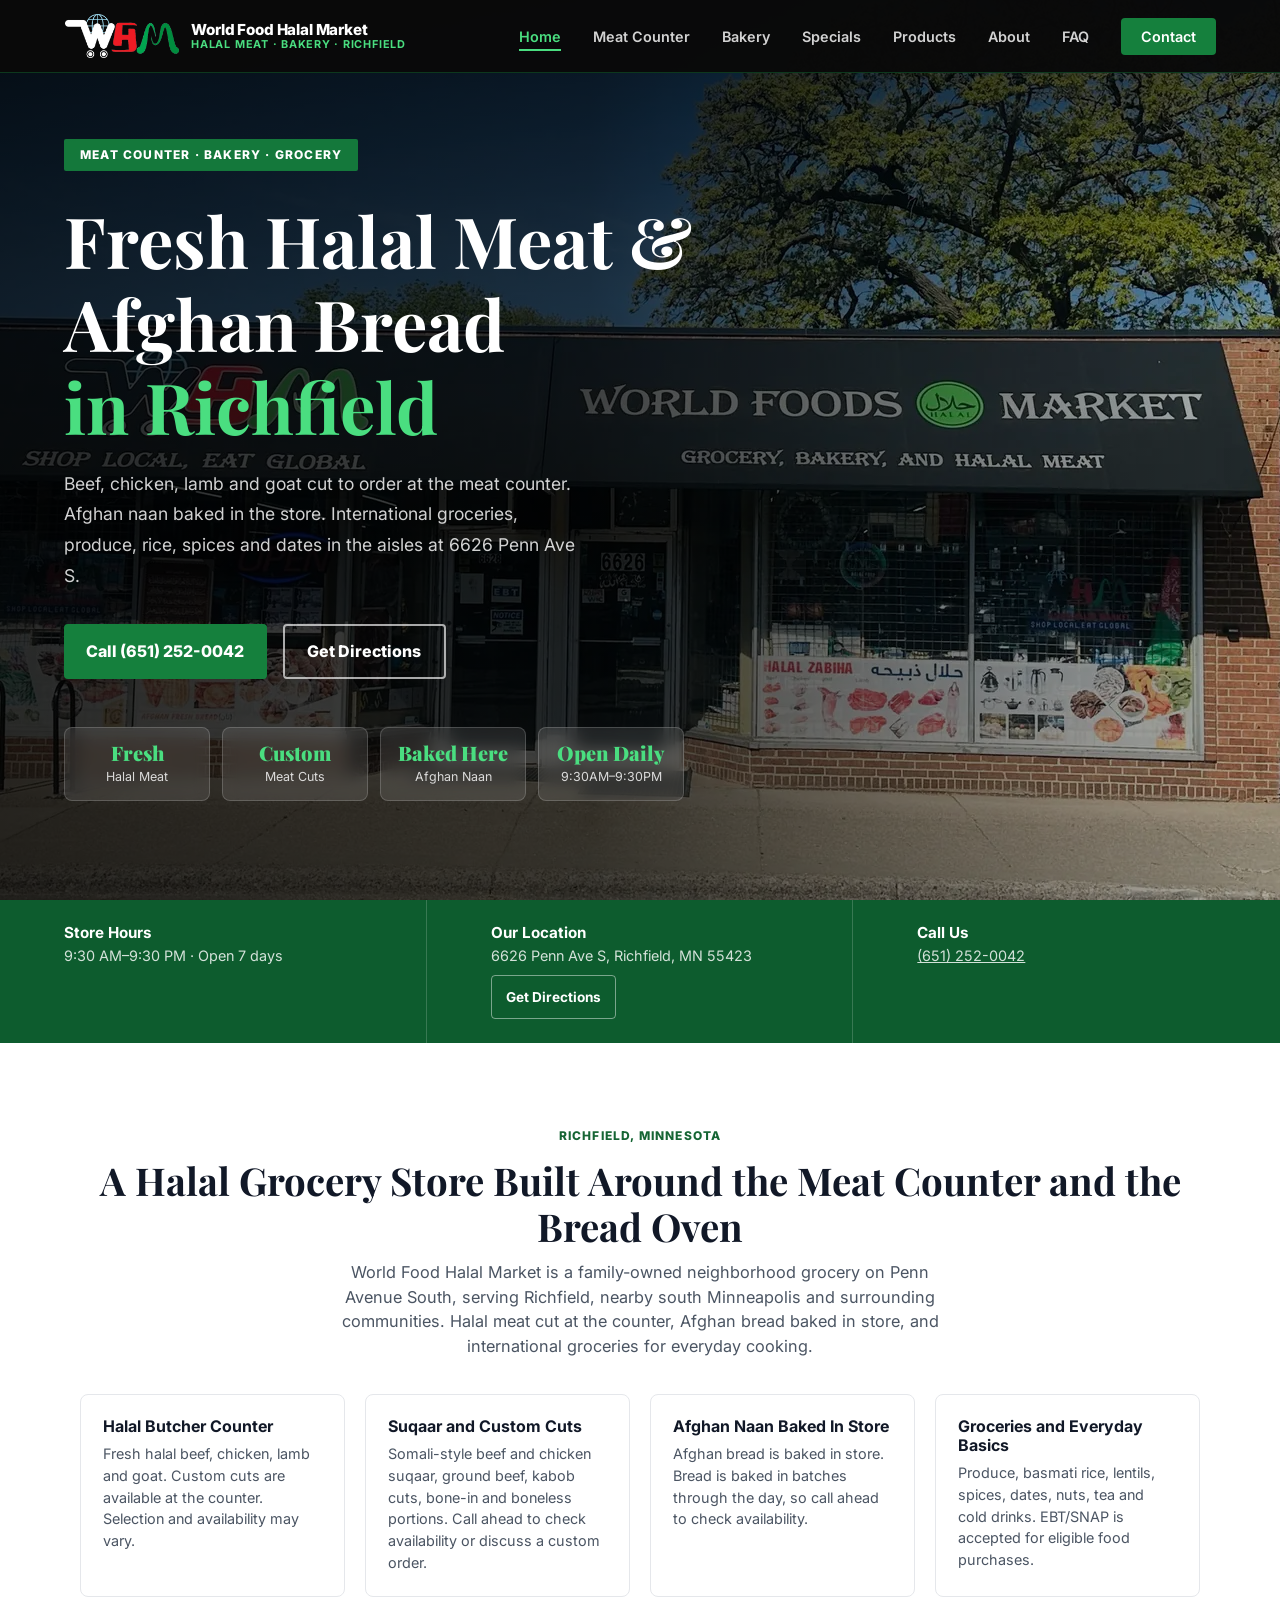
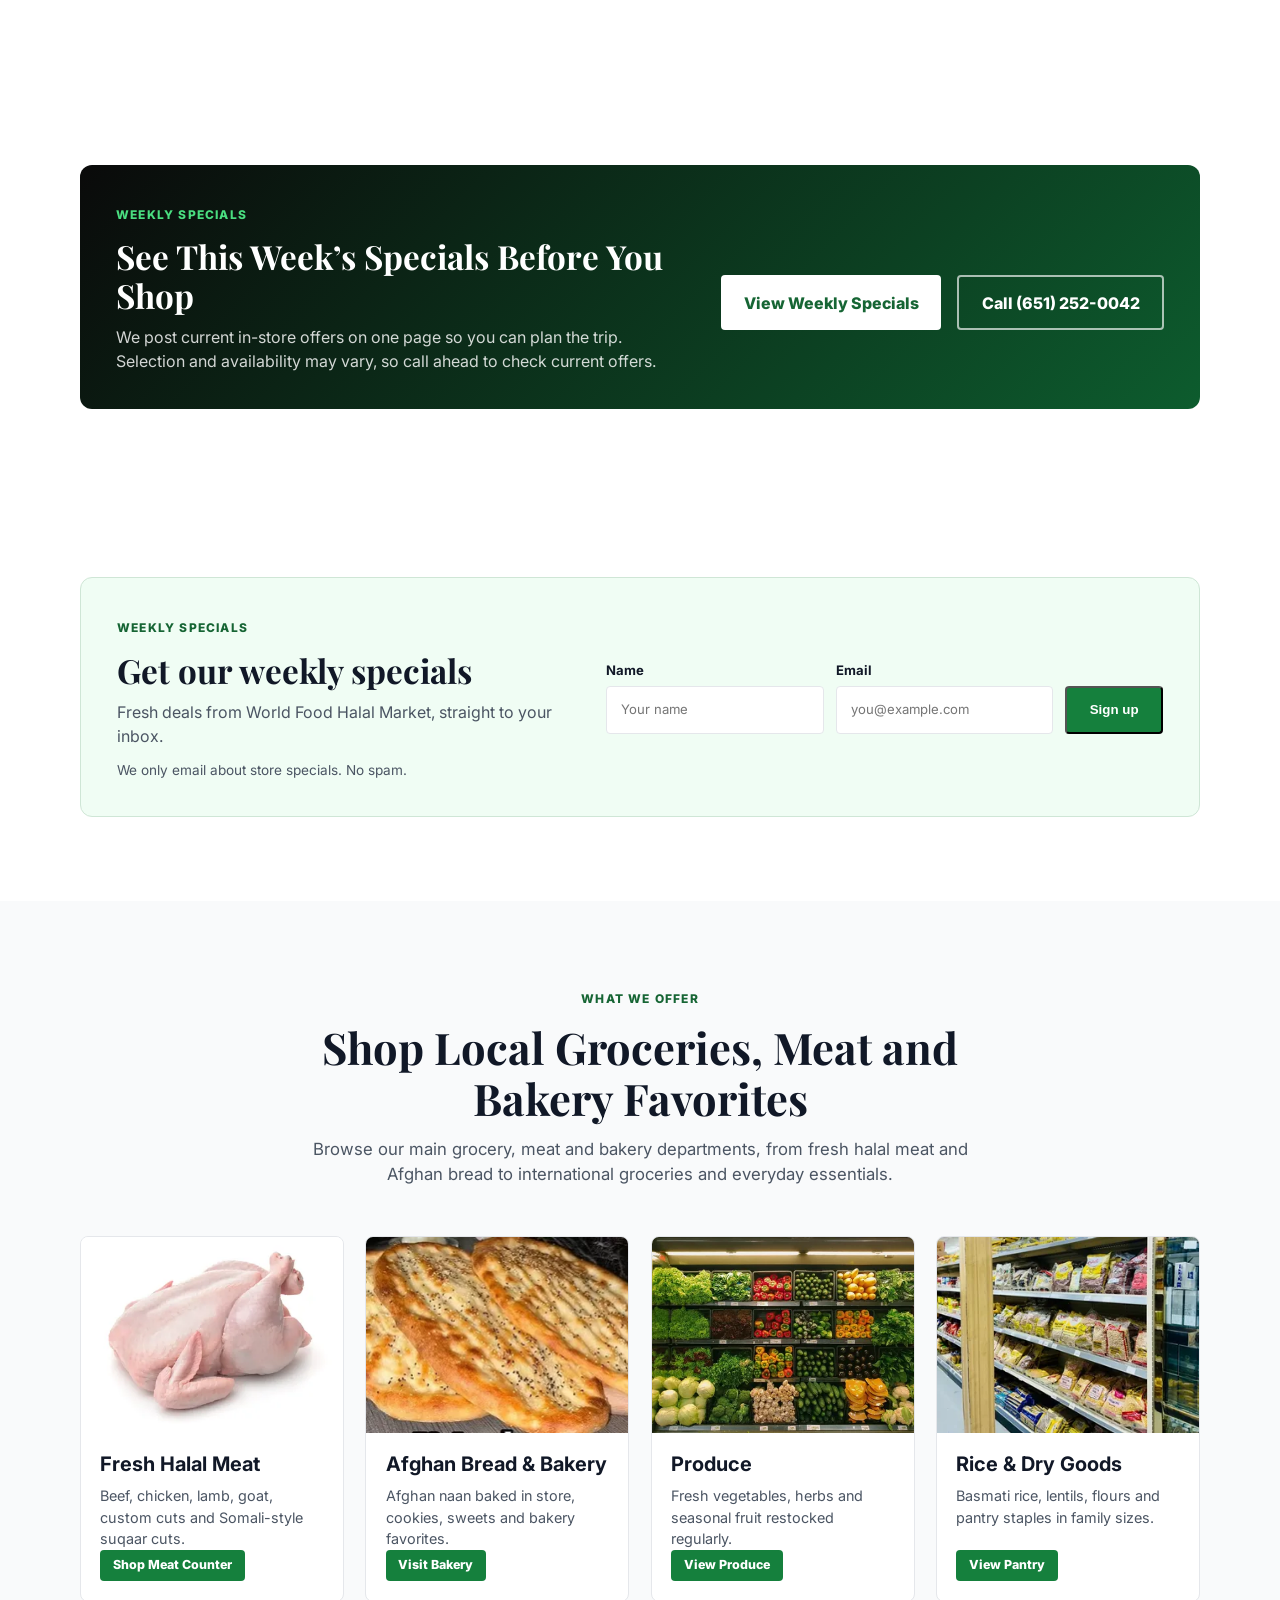
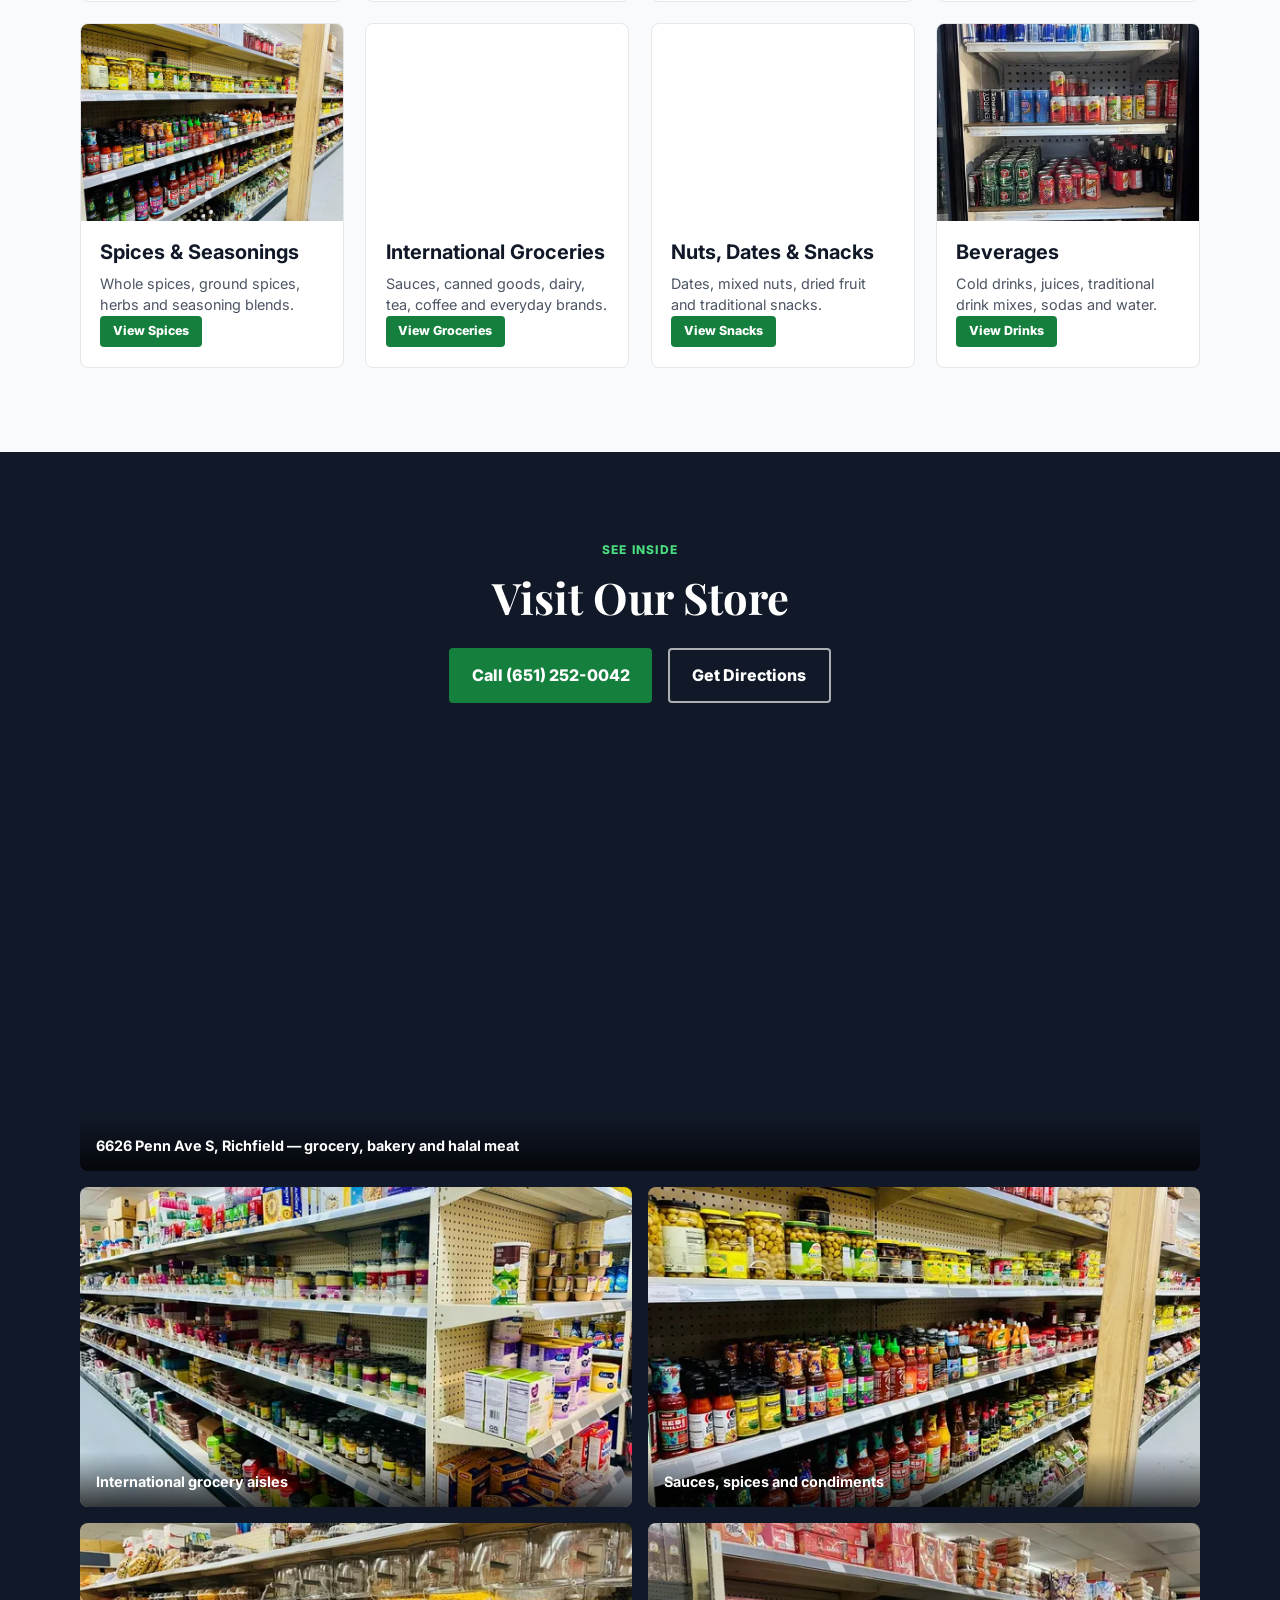
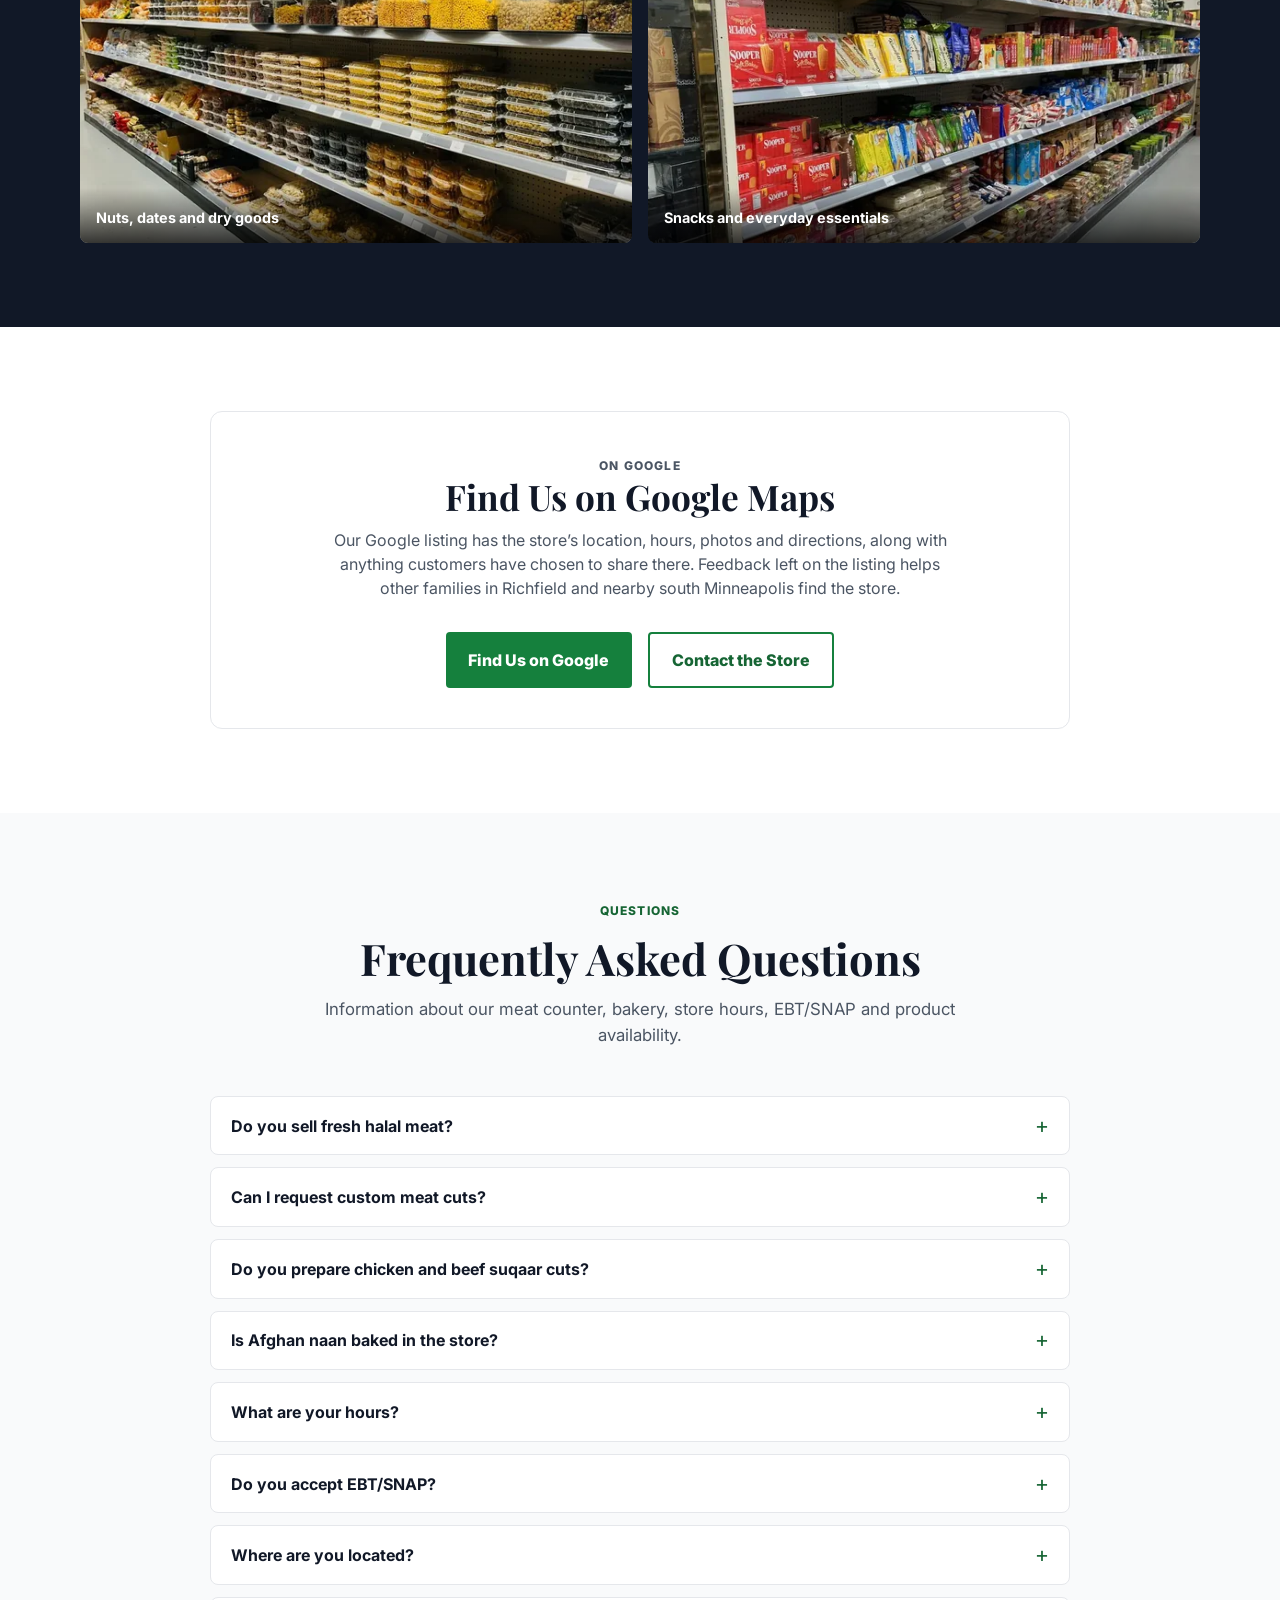
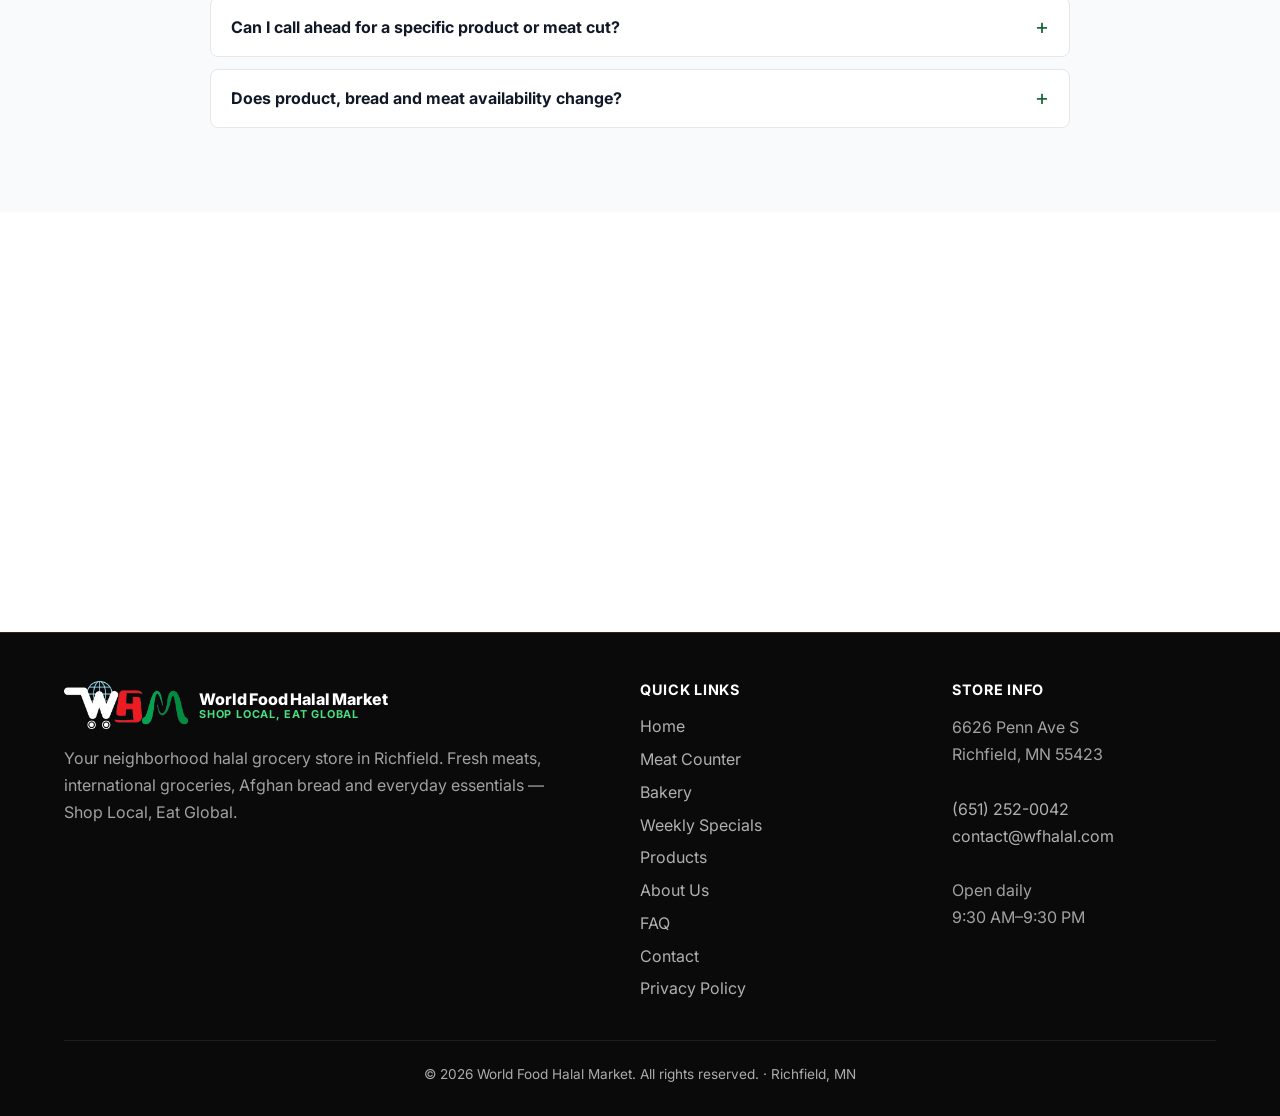
<file: index.html>
<!DOCTYPE html>
    <html lang="en">
        <head>
      <meta charset="UTF-8"/>
      <meta name="viewport" content="width=device-width, initial-scale=1.0"/>
      <title>Halal Grocery & Meat Counter in Richfield, MN | World Food Halal Market</title>
      <meta name="description" content="Halal grocery and meat counter in Richfield, MN. Halal beef, chicken, lamb and goat cut to order, Afghan naan baked in store, international groceries."/>
      <link rel="canonical" href="https://wfhalal.com/"/>
      <link rel="icon" type="image/png" sizes="32x32" href="/assets/images/favicon-32.png"/>
      <link rel="apple-touch-icon" href="/assets/images/favicon-180.png"/>
      <meta name="theme-color" content="#0a0a0a"/>
      <meta property="og:type" content="website"/>
      <meta property="og:title" content="Halal Grocery & Meat Counter in Richfield, MN | World Food Halal Market"/>
      <meta property="og:description" content="Halal grocery and meat counter in Richfield, MN. Halal beef, chicken, lamb and goat cut to order, Afghan naan baked in store, international groceries."/>
      <meta property="og:url" content="https://wfhalal.com/"/>
      <meta property="og:image" content="https://wfhalal.com/assets/images/storefront.jpg"/>
      <meta name="twitter:card" content="summary_large_image"/>
      <meta name="google-site-verification" content="nXqBVBU4fYubQ47Bj9Bj1c1EI0HVz5sxzv_7tlZRNRk"/>
      <script async src="https://www.googletagmanager.com/gtag/js?id=G-ZPPYXEC9VF"></script>
      <script>
        window.dataLayer = window.dataLayer || [];
        function gtag(){dataLayer.push(arguments);}
        gtag('js', new Date());
        gtag('config', 'G-ZPPYXEC9VF');
      </script>
      <script type="application/ld+json">
{
  "@context": "https://schema.org",
  "@type": ["GroceryStore", "LocalBusiness"],
  "@id": "https://wfhalal.com/#store",
  "name": "World Food Halal Market",
  "description": "Family-owned halal grocery store in Richfield with fresh halal meat, Afghan bread, produce and international groceries.",
  "url": "https://wfhalal.com/",
  "telephone": "+16512520042",
  "email": "contact@wfhalal.com",
  "image": "https://wfhalal.com/assets/images/storefront.jpg",
  "address": {
    "@type": "PostalAddress",
    "streetAddress": "6626 Penn Ave S",
    "addressLocality": "Richfield",
    "addressRegion": "MN",
    "postalCode": "55423",
    "addressCountry": "US"
  },
  "geo": {
    "@type": "GeoCoordinates",
    "latitude": 44.882835,
    "longitude": -93.306617
  },
  "openingHoursSpecification": {
    "@type": "OpeningHoursSpecification",
    "dayOfWeek": ["Monday", "Tuesday", "Wednesday", "Thursday", "Friday", "Saturday", "Sunday"],
    "opens": "09:30",
    "closes": "21:30"
  },
  "paymentAccepted": "Cash, credit card, debit card, EBT, SNAP"
}
</script>
      <link rel="preconnect" href="https://fonts.googleapis.com"/>
      <link rel="preconnect" href="https://fonts.gstatic.com" crossorigin/>
      <link href="https://fonts.googleapis.com/css2?family=Playfair+Display:wght@700;900&family=Inter:wght@300;400;500;600;700&display=swap" rel="stylesheet"/>
      <link rel="stylesheet" href="/assets/css/styles.css"/>
      <script src="/assets/js/main.js" defer></script>
    </head>

    <body data-page="home">
      <a class="skip-link" href="#main">Skip to content</a>
      <header class="site-header">
        <nav class="site-nav" aria-label="Primary navigation">
          <a class="brand" href="/" aria-label="World Food Halal Market home">
            <picture><source srcset="/assets/images/logo-mark-light.webp" type="image/webp"/><img src="/assets/images/logo-mark-light.png" alt="" width="420" height="162" decoding="async" class="brand-logo"/></picture>
            <span class="brand-text"><span class="brand-name">World Food Halal Market</span><span class="brand-sub">Halal Meat · Bakery · Richfield</span></span>
          </a>
          <button class="nav-toggle" type="button" aria-label="Open menu" aria-controls="primary-menu" aria-expanded="false">
            <span></span><span></span><span></span>
          </button>
          <ul class="nav-links" id="primary-menu">
            <li><a href="/" class="nav-link active" aria-current="page">Home</a></li>
        <li><a href="/halal-meat-richfield/" class="nav-link">Meat Counter</a></li>
        <li><a href="/afghan-bakery-richfield/" class="nav-link">Bakery</a></li>
        <li><a href="/specials/" class="nav-link">Specials</a></li>
        <li><a href="/products/" class="nav-link">Products</a></li>
        <li><a href="/about/" class="nav-link">About</a></li>
        <li><a href="/faq/" class="nav-link">FAQ</a></li>
        <li><a href="/contact/" class="nav-link nav-cta">Contact</a></li>
          </ul>
        </nav>
      </header>
      <nav class="mobile-cta" aria-label="Quick actions">
        <a class="mcta-call" href="tel:6512520042">Call Store</a>
        <a class="mcta-dir" href="https://www.google.com/maps/dir/?api=1&destination=6626+Penn+Ave+S+Richfield+MN+55423&destination_place_id=ChIJ41SgKgAn9ocRr2k5KAPY2K4" target="_blank" rel="noopener noreferrer">Directions</a>
      </nav>
          <main id="main">
      <section class="hero">
        <div class="hero-media" aria-hidden="true">
          <picture><source srcset="/assets/images/storefront-800.webp 800w, /assets/images/storefront-1200.webp 1200w, /assets/images/storefront.webp 1600w" sizes="100vw" type="image/webp"/><img src="/assets/images/storefront.jpg" srcset="/assets/images/storefront-800.jpg 800w, /assets/images/storefront-1200.jpg 1200w, /assets/images/storefront.jpg 3741w" sizes="100vw" alt="" width="3741" height="2104" decoding="async" class="hero-img" fetchpriority="high"/></picture>
        </div>
        <div class="hero-content">
          <p class="hero-badge">Meat Counter · Bakery · Grocery</p>
          <h1>Fresh Halal Meat &amp; Afghan Bread <em>in Richfield</em></h1>
          <p>Beef, chicken, lamb and goat cut to order at the meat counter. Afghan naan baked in the store. International groceries, produce, rice, spices and dates in the aisles at 6626 Penn Ave S.</p>
          <div class="hero-actions">
            <a class="btn btn-primary" href="tel:6512520042">Call (651) 252-0042</a>
            <a class="btn btn-ghost" href="https://www.google.com/maps/dir/?api=1&destination=6626+Penn+Ave+S+Richfield+MN+55423&destination_place_id=ChIJ41SgKgAn9ocRr2k5KAPY2K4" target="_blank" rel="noopener noreferrer">Get Directions</a>
          </div>
          <dl class="hero-facts" aria-label="Store highlights">
            <div><dt>Fresh</dt><dd>Halal Meat</dd></div>
            <div><dt>Custom</dt><dd>Meat Cuts</dd></div>
            <div><dt>Baked Here</dt><dd>Afghan Naan</dd></div>
            <div><dt>Open Daily</dt><dd>9:30AM–9:30PM</dd></div>
          </dl>
        </div>
      </section>
      <section class="info-strip" aria-label="Store information">
        <div><h2>Store Hours</h2><p>9:30 AM–9:30 PM · Open 7 days</p></div>
        <div><h2>Our Location</h2><p>6626 Penn Ave S, Richfield, MN 55423</p><a class="strip-link" href="https://www.google.com/maps/dir/?api=1&destination=6626+Penn+Ave+S+Richfield+MN+55423&destination_place_id=ChIJ41SgKgAn9ocRr2k5KAPY2K4" target="_blank" rel="noopener noreferrer">Get Directions</a></div>
        <div><h2>Call Us</h2><p><a href="tel:6512520042">(651) 252-0042</a></p></div>
      </section>
      <section class="section intro">
        <div class="split-heading">
          <p class="eyebrow">Richfield, Minnesota</p>
          <h2>A Halal Grocery Store Built Around the Meat Counter and the Bread Oven</h2>
          <p>World Food Halal Market is a family-owned neighborhood grocery on Penn Avenue South, serving Richfield, nearby south Minneapolis and surrounding communities. Halal meat cut at the counter, Afghan bread baked in store, and international groceries for everyday cooking.</p>
        </div>
        <div class="feature-grid">
          <article>
            <h3>Halal Butcher Counter</h3>
            <p>Fresh halal beef, chicken, lamb and goat. Custom cuts are available at the counter. Selection and availability may vary.</p>
          </article>
          <article>
            <h3>Suqaar and Custom Cuts</h3>
            <p>Somali-style beef and chicken suqaar, ground beef, kabob cuts, bone-in and boneless portions. Call ahead to check availability or discuss a custom order.</p>
          </article>
          <article>
            <h3>Afghan Naan Baked In Store</h3>
            <p>Afghan bread is baked in store. Bread is baked in batches through the day, so call ahead to check availability.</p>
          </article>
          <article>
            <h3>Groceries and Everyday Basics</h3>
            <p>Produce, basmati rice, lentils, spices, dates, nuts, tea and cold drinks. EBT/SNAP is accepted for eligible food purchases.</p>
          </article>
        </div>
      </section>
      <section class="section specials-promo">
        <div class="promo-band">
          <div class="promo-copy">
            <p class="eyebrow">Weekly Specials</p>
            <h2>See This Week’s Specials Before You Shop</h2>
            <p>We post current in-store offers on one page so you can plan the trip. Selection and availability may vary, so call ahead to check current offers.</p>
          </div>
          <div class="cta-row">
            <a class="btn btn-secondary" href="/specials/">View Weekly Specials</a>
            <a class="btn btn-ghost" href="tel:6512520042">Call (651) 252-0042</a>
          </div>
        </div>
      </section>
      <section class="section specials-signup" aria-label="Get our weekly specials by email">
        <div class="signup-band">
          <div class="signup-copy">
            <p class="eyebrow">Weekly Specials</p>
            <h2>Get our weekly specials</h2>
            <p>Fresh deals from World Food Halal Market, straight to your inbox.</p>
            <p class="signup-note">We only email about store specials. No spam.</p>
          </div>
          <form class="signup-form" data-signup-form novalidate>
            <div class="signup-fields">
              <label class="signup-field">
                <span>Name</span>
                <input type="text" name="name" autocomplete="name" maxlength="120" placeholder="Your name"/>
              </label>
              <label class="signup-field">
                <span>Email</span>
                <input type="email" name="email" autocomplete="email" maxlength="254" placeholder="you@example.com" required/>
              </label>
              <button class="btn btn-primary signup-button" type="submit">Sign up</button>
            </div>
            <p class="signup-status" data-signup-status role="alert" hidden></p>
          </form>
          <div class="signup-success" data-signup-success role="status" hidden>
            <h3>Thank you — you&#8217;re on the list!</h3>
            <p data-signup-success-text>Watch your inbox for fresh deals from World Food Halal Market.</p>
          </div>
        </div>
      </section>
      <section class="section categories">
        <div class="section-heading">
          <p class="eyebrow">What We Offer</p>
          <h2>Shop Local Groceries, Meat and Bakery Favorites</h2>
          <p>Browse our main grocery, meat and bakery departments, from fresh halal meat and Afghan bread to international groceries and everyday essentials.</p>
        </div>
        <div class="cat-grid">
          <a class="cat-card" href="/halal-meat-richfield/">
  <div class="cat-image"><picture><source srcset="/assets/images/meat_chicken_whole-400.webp 400w, /assets/images/meat_chicken_whole-800.webp 800w, /assets/images/meat_chicken_whole.webp 1000w" sizes="(max-width: 900px) 46vw, 280px" type="image/webp"/><img src="/assets/images/meat_chicken_whole.jpg" alt="Fresh Halal Meat" width="1000" height="736" decoding="async" loading="lazy"/></picture></div>
  <div class="cat-body">
    <h3>Fresh Halal Meat</h3>
    <p>Beef, chicken, lamb, goat, custom cuts and Somali-style suqaar cuts.</p>
    <span>Shop Meat Counter</span>
  </div>
</a>
<a class="cat-card" href="/afghan-bakery-richfield/">
  <div class="cat-image"><picture><source srcset="/assets/images/afghani_bread-400.webp 400w, /assets/images/afghani_bread.webp 540w" sizes="(max-width: 900px) 46vw, 280px" type="image/webp"/><img src="/assets/images/afghani_bread.jpg" alt="Afghan Bread & Bakery" width="540" height="266" decoding="async" loading="lazy"/></picture></div>
  <div class="cat-body">
    <h3>Afghan Bread & Bakery</h3>
    <p>Afghan naan baked in store, cookies, sweets and bakery favorites.</p>
    <span>Visit Bakery</span>
  </div>
</a>
<a class="cat-card" href="/products/#produce">
  <div class="cat-image"><picture><source srcset="/assets/images/produce-400.webp 400w, /assets/images/produce-800.webp 800w, /assets/images/produce.webp 1200w" sizes="(max-width: 900px) 46vw, 280px" type="image/webp"/><img src="/assets/images/produce.jpg" alt="Produce" width="1200" height="900" decoding="async" loading="lazy"/></picture></div>
  <div class="cat-body">
    <h3>Produce</h3>
    <p>Fresh vegetables, herbs and seasonal fruit restocked regularly.</p>
    <span>View Produce</span>
  </div>
</a>
<a class="cat-card" href="/products/#rice">
  <div class="cat-image"><picture><source srcset="/assets/images/aisle6-400.webp 400w, /assets/images/aisle6-800.webp 800w, /assets/images/aisle6.webp 1200w" sizes="(max-width: 900px) 46vw, 280px" type="image/webp"/><img src="/assets/images/aisle6.jpg" alt="Rice & Dry Goods" width="1600" height="936" decoding="async" loading="lazy"/></picture></div>
  <div class="cat-body">
    <h3>Rice & Dry Goods</h3>
    <p>Basmati rice, lentils, flours and pantry staples in family sizes.</p>
    <span>View Pantry</span>
  </div>
</a>
<a class="cat-card" href="/products/#spices">
  <div class="cat-image"><picture><source srcset="/assets/images/aisle2-400.webp 400w, /assets/images/aisle2-600.webp 600w, /assets/images/aisle2-800.webp 800w, /assets/images/aisle2.webp 1200w" sizes="(max-width: 900px) 46vw, 280px" type="image/webp"/><img src="/assets/images/aisle2.jpg" alt="Spices & Seasonings" width="1600" height="1199" decoding="async" loading="lazy"/></picture></div>
  <div class="cat-body">
    <h3>Spices & Seasonings</h3>
    <p>Whole spices, ground spices, herbs and seasoning blends.</p>
    <span>View Spices</span>
  </div>
</a>
<a class="cat-card" href="/products/#groceries">
  <div class="cat-image"><picture><source srcset="/assets/images/aisle1-400.webp 400w, /assets/images/aisle1-600.webp 600w, /assets/images/aisle1-800.webp 800w, /assets/images/aisle1.webp 1200w" sizes="(max-width: 900px) 46vw, 280px" type="image/webp"/><img src="/assets/images/aisle1.jpg" alt="International Groceries" width="1600" height="1199" decoding="async" loading="lazy"/></picture></div>
  <div class="cat-body">
    <h3>International Groceries</h3>
    <p>Sauces, canned goods, dairy, tea, coffee and everyday brands.</p>
    <span>View Groceries</span>
  </div>
</a>
<a class="cat-card" href="/products/#snacks">
  <div class="cat-image"><picture><source srcset="/assets/images/aisle3-400.webp 400w, /assets/images/aisle3-600.webp 600w, /assets/images/aisle3-800.webp 800w, /assets/images/aisle3.webp 1200w" sizes="(max-width: 900px) 46vw, 280px" type="image/webp"/><img src="/assets/images/aisle3.jpg" alt="Nuts, Dates & Snacks" width="1600" height="1243" decoding="async" loading="lazy"/></picture></div>
  <div class="cat-body">
    <h3>Nuts, Dates & Snacks</h3>
    <p>Dates, mixed nuts, dried fruit and traditional snacks.</p>
    <span>View Snacks</span>
  </div>
</a>
<a class="cat-card" href="/products/#beverages">
  <div class="cat-image"><picture><source srcset="/assets/images/drinks1-400.webp 400w, /assets/images/drinks1-800.webp 800w, /assets/images/drinks1.webp 1200w" sizes="(max-width: 900px) 46vw, 280px" type="image/webp"/><img src="/assets/images/drinks1.jpg" alt="Beverages" width="1200" height="1600" decoding="async" loading="lazy"/></picture></div>
  <div class="cat-body">
    <h3>Beverages</h3>
    <p>Cold drinks, juices, traditional drink mixes, sodas and water.</p>
    <span>View Drinks</span>
  </div>
</a>

        </div>
      </section>
      <section class="section photos dark">
        <div class="section-heading">
          <p class="eyebrow">See Inside</p>
          <h2>Visit Our Store</h2>
          <div class="cta-row center">
            <a class="btn btn-primary" href="tel:6512520042">Call (651) 252-0042</a>
            <a class="btn btn-ghost" href="https://www.google.com/maps/dir/?api=1&destination=6626+Penn+Ave+S+Richfield+MN+55423&destination_place_id=ChIJ41SgKgAn9ocRr2k5KAPY2K4" target="_blank" rel="noopener noreferrer">Get Directions</a>
          </div>
        </div>
        <div class="photo-grid">
          <figure class="photo-item big">
            <picture><source srcset="/assets/images/storefront-800.webp 800w, /assets/images/storefront-1200.webp 1200w, /assets/images/storefront.webp 1600w" sizes="(max-width: 1200px) 92vw, 1120px" type="image/webp"/><img src="/assets/images/storefront.jpg" alt="World Food Halal Market storefront at 6626 Penn Ave S in Richfield" width="3741" height="2104" decoding="async" loading="lazy"/></picture>
            <figcaption>6626 Penn Ave S, Richfield — grocery, bakery and halal meat</figcaption>
          </figure>
          <figure class="photo-item"><picture><source srcset="/assets/images/aisle1-400.webp 400w, /assets/images/aisle1-600.webp 600w, /assets/images/aisle1-800.webp 800w, /assets/images/aisle1.webp 1200w" sizes="(max-width: 1200px) 46vw, 552px" type="image/webp"/><img src="/assets/images/aisle1.jpg" alt="Grocery aisle with international groceries" width="1600" height="1199" decoding="async" loading="lazy"/></picture><figcaption>International grocery aisles</figcaption></figure>
          <figure class="photo-item"><picture><source srcset="/assets/images/aisle2-400.webp 400w, /assets/images/aisle2-600.webp 600w, /assets/images/aisle2-800.webp 800w, /assets/images/aisle2.webp 1200w" sizes="(max-width: 1200px) 46vw, 552px" type="image/webp"/><img src="/assets/images/aisle2.jpg" alt="International sauces and condiments" width="1600" height="1199" decoding="async" loading="lazy"/></picture><figcaption>Sauces, spices and condiments</figcaption></figure>
          <figure class="photo-item"><picture><source srcset="/assets/images/aisle3-400.webp 400w, /assets/images/aisle3-600.webp 600w, /assets/images/aisle3-800.webp 800w, /assets/images/aisle3.webp 1200w" sizes="(max-width: 1200px) 46vw, 552px" type="image/webp"/><img src="/assets/images/aisle3.jpg" alt="Nuts dates and dry goods" width="1600" height="1243" decoding="async" loading="lazy"/></picture><figcaption>Nuts, dates and dry goods</figcaption></figure>
          <figure class="photo-item"><picture><source srcset="/assets/images/aisle4-400.webp 400w, /assets/images/aisle4-600.webp 600w, /assets/images/aisle4-800.webp 800w, /assets/images/aisle4.webp 1200w" sizes="(max-width: 1200px) 46vw, 552px" type="image/webp"/><img src="/assets/images/aisle4.jpg" alt="Snack and household aisles" width="1600" height="1200" decoding="async" loading="lazy"/></picture><figcaption>Snacks and everyday essentials</figcaption></figure>
        </div>
      </section>
      <section class="section reviews">
        <div class="reviews-panel">
          <p class="eyebrow">On Google</p>
          <h2>Find Us on Google Maps</h2>
          <p>Our Google listing has the store&#8217;s location, hours, photos and directions, along with anything customers have chosen to share there. Feedback left on the listing helps other families in Richfield and nearby south Minneapolis find the store.</p>
          <div class="cta-row">
            <a class="btn btn-primary" href="https://www.google.com/maps/search/?api=1&query=World+Foods+Halal+Market&query_place_id=ChIJ41SgKgAn9ocRr2k5KAPY2K4" target="_blank" rel="noopener noreferrer">Find Us on Google</a>
            <a class="btn btn-outline" href="/contact/">Contact the Store</a>
          </div>
        </div>
      </section>
      <section class="section faq-section">
        <div class="section-heading">
          <p class="eyebrow">Questions</p>
          <h2>Frequently Asked Questions</h2>
          <p>Information about our meat counter, bakery, store hours, EBT/SNAP and product availability.</p>
        </div>
        <div class="faq-list">
          <details class="faq-item">
            <summary>Do you sell fresh halal meat?</summary>
            <p>Yes. Our meat counter carries fresh halal beef, chicken, lamb and goat. Selection and availability may vary.</p>
          </details>
          <details class="faq-item">
            <summary>Can I request custom meat cuts?</summary>
            <p>Yes. Custom cuts of beef, chicken, lamb and goat are available at the counter. Call ahead to check availability or discuss a custom order.</p>
          </details>
          <details class="faq-item">
            <summary>Do you prepare chicken and beef suqaar cuts?</summary>
            <p>Yes. Somali-style beef and chicken suqaar cuts are prepared at the counter. Call ahead to check availability.</p>
          </details>
          <details class="faq-item">
            <summary>Is Afghan naan baked in the store?</summary>
            <p>Yes. Afghan naan is baked in store. Bread is baked in batches through the day, so call ahead to check availability.</p>
          </details>
          <details class="faq-item">
            <summary>What are your hours?</summary>
            <p>We are open daily from 9:30 AM to 9:30 PM.</p>
          </details>
          <details class="faq-item">
            <summary>Do you accept EBT/SNAP?</summary>
            <p>Yes. EBT/SNAP is accepted for eligible food purchases.</p>
          </details>
          <details class="faq-item">
            <summary>Where are you located?</summary>
            <p>We are at 6626 Penn Ave S, Richfield, MN 55423, serving Richfield, nearby south Minneapolis and surrounding communities.</p>
          </details>
          <details class="faq-item">
            <summary>Can I call ahead for a specific product or meat cut?</summary>
            <p>Yes. Call (651) 252-0042 to check availability or discuss a custom order.</p>
          </details>
          <details class="faq-item">
            <summary>Does product, bread and meat availability change?</summary>
            <p>Yes. We restock throughout the week and bake in batches, so selection and availability may vary. Call ahead to check availability.</p>
          </details>
        </div>
      </section>
      <section class="map-section" aria-label="Store map">
        <iframe src="https://www.google.com/maps?q=6626%20Penn%20Ave%20S%20Richfield%20MN%2055423&output=embed" allowfullscreen loading="lazy" title="Map to World Food Halal Market in Richfield, Minnesota"></iframe>
      </section>
    </main>



      <footer class="site-footer">
        <div class="footer-grid">
          <div>
            <a class="footer-logo" href="/" aria-label="World Food Halal Market home">
              <picture><source srcset="/assets/images/logo-mark-light.webp" type="image/webp"/><img src="/assets/images/logo-mark-light.png" alt="" width="420" height="162" decoding="async" class="footer-logo-img" loading="lazy"/></picture>
              <span class="brand-text"><span class="brand-name">World Food Halal Market</span><span class="brand-sub">Shop Local, Eat Global</span></span>
            </a>
            <p class="footer-desc">Your neighborhood halal grocery store in Richfield. Fresh meats, international groceries, Afghan bread and everyday essentials — Shop Local, Eat Global.</p>
          </div>
          <div class="footer-col">
            <h2>Quick Links</h2>
            <ul>
              <li><a href="/">Home</a></li>
              <li><a href="/halal-meat-richfield/">Meat Counter</a></li>
              <li><a href="/afghan-bakery-richfield/">Bakery</a></li>
              <li><a href="/specials/">Weekly Specials</a></li>
              <li><a href="/products/">Products</a></li>
              <li><a href="/about/">About Us</a></li>
              <li><a href="/faq/">FAQ</a></li>
              <li><a href="/contact/">Contact</a></li>
              <li><a href="/privacy-policy/">Privacy Policy</a></li>
            </ul>
          </div>
          <div class="footer-col">
            <h2>Store Info</h2>
            <address>
              6626 Penn Ave S<br/>
              Richfield, MN 55423<br/><br/>
              <a href="tel:6512520042">(651) 252-0042</a><br/>
              <a href="mailto:contact@wfhalal.com">contact@wfhalal.com</a><br/><br/>
              Open daily<br/>
              9:30 AM–9:30 PM
            </address>
          </div>
        </div>
        <div class="footer-bottom">
          <p>© <span data-current-year>2026</span> World Food Halal Market. All rights reserved. · Richfield, MN</p>
        </div>
      </footer>
    </body>
    </html>
</file>
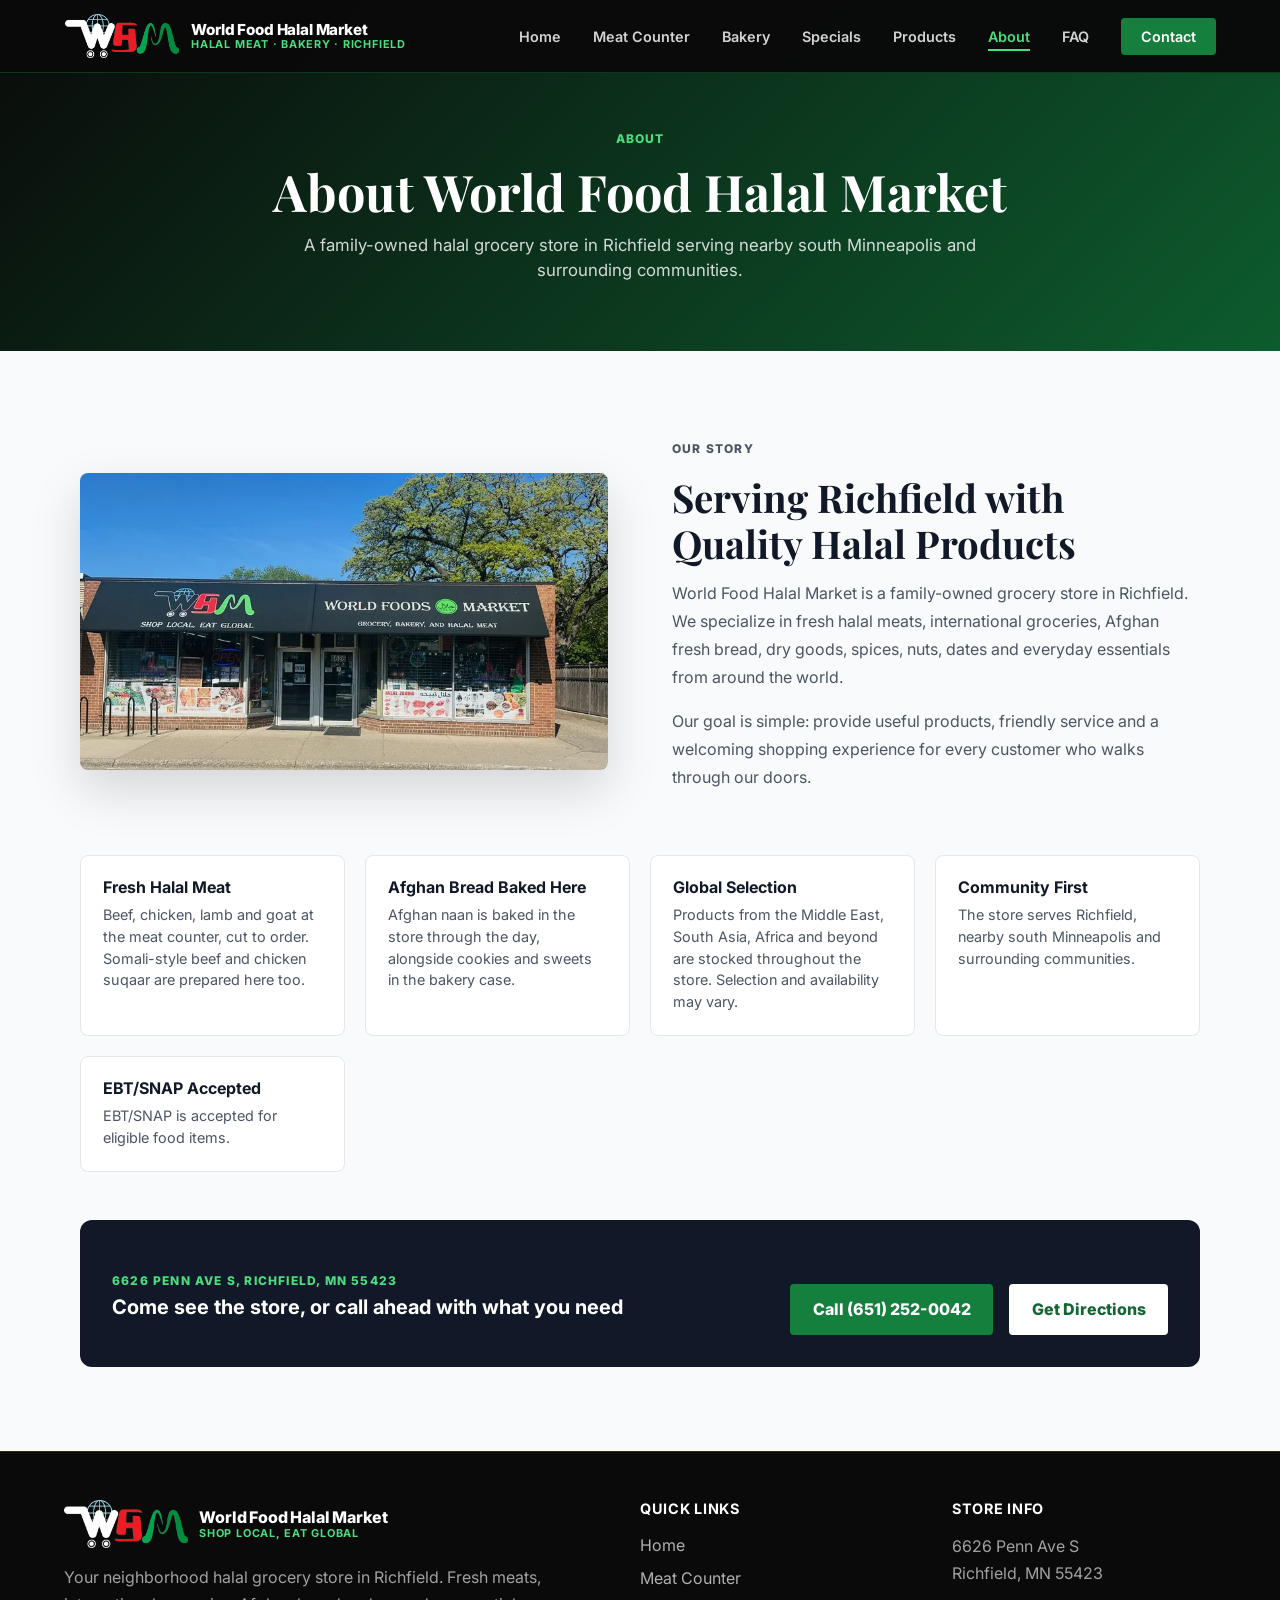
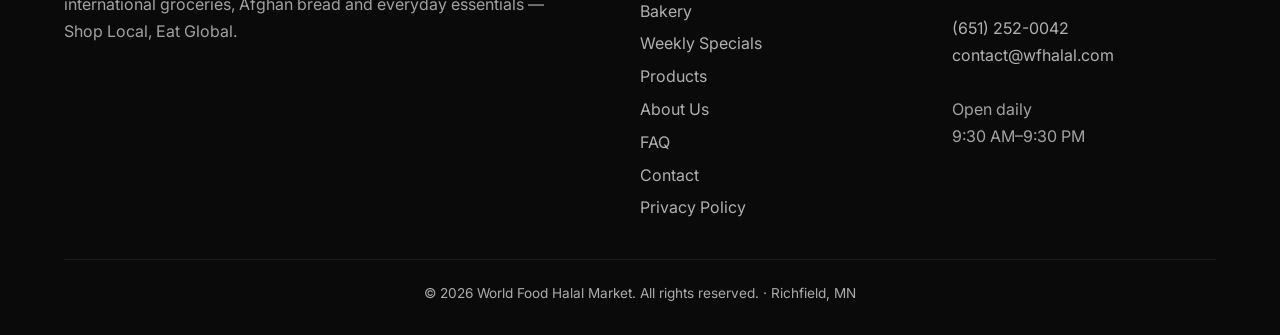
<file: about/index.html>
<!DOCTYPE html>
    <html lang="en">
        <head>
      <meta charset="UTF-8"/>
      <meta name="viewport" content="width=device-width, initial-scale=1.0"/>
      <title>About Our Halal Market in Richfield, MN | World Food Halal Market</title>
      <meta name="description" content="Family-owned halal grocery in Richfield, MN with a full meat counter, an in-store Afghan bakery and international groceries. Open daily 9:30 AM to 9:30 PM."/>
      <link rel="canonical" href="https://wfhalal.com/about/"/>
      <link rel="icon" type="image/png" sizes="32x32" href="/assets/images/favicon-32.png"/>
      <link rel="apple-touch-icon" href="/assets/images/favicon-180.png"/>
      <meta name="theme-color" content="#0a0a0a"/>
      <meta property="og:type" content="website"/>
      <meta property="og:title" content="About Our Halal Market in Richfield, MN | World Food Halal Market"/>
      <meta property="og:description" content="Family-owned halal grocery in Richfield, MN with a full meat counter, an in-store Afghan bakery and international groceries. Open daily 9:30 AM to 9:30 PM."/>
      <meta property="og:url" content="https://wfhalal.com/about/"/>
      <meta property="og:image" content="https://wfhalal.com/assets/images/storefront.jpg"/>
      <meta name="twitter:card" content="summary_large_image"/>
      <meta name="google-site-verification" content="nXqBVBU4fYubQ47Bj9Bj1c1EI0HVz5sxzv_7tlZRNRk"/>
      <script async src="https://www.googletagmanager.com/gtag/js?id=G-ZPPYXEC9VF"></script>
      <script>
        window.dataLayer = window.dataLayer || [];
        function gtag(){dataLayer.push(arguments);}
        gtag('js', new Date());
        gtag('config', 'G-ZPPYXEC9VF');
      </script>
      <script type="application/ld+json">
{
  "@context": "https://schema.org",
  "@type": ["GroceryStore", "LocalBusiness"],
  "@id": "https://wfhalal.com/#store",
  "name": "World Food Halal Market",
  "description": "Family-owned halal grocery store in Richfield with fresh halal meat, Afghan bread, produce and international groceries.",
  "url": "https://wfhalal.com/",
  "telephone": "+16512520042",
  "email": "contact@wfhalal.com",
  "image": "https://wfhalal.com/assets/images/storefront.jpg",
  "address": {
    "@type": "PostalAddress",
    "streetAddress": "6626 Penn Ave S",
    "addressLocality": "Richfield",
    "addressRegion": "MN",
    "postalCode": "55423",
    "addressCountry": "US"
  },
  "geo": {
    "@type": "GeoCoordinates",
    "latitude": 44.882835,
    "longitude": -93.306617
  },
  "openingHoursSpecification": {
    "@type": "OpeningHoursSpecification",
    "dayOfWeek": ["Monday", "Tuesday", "Wednesday", "Thursday", "Friday", "Saturday", "Sunday"],
    "opens": "09:30",
    "closes": "21:30"
  },
  "paymentAccepted": "Cash, credit card, debit card, EBT, SNAP"
}
</script>
      <link rel="preconnect" href="https://fonts.googleapis.com"/>
      <link rel="preconnect" href="https://fonts.gstatic.com" crossorigin/>
      <link href="https://fonts.googleapis.com/css2?family=Playfair+Display:wght@700;900&family=Inter:wght@300;400;500;600;700&display=swap" rel="stylesheet"/>
      <link rel="stylesheet" href="/assets/css/styles.css"/>
      <script src="/assets/js/main.js" defer></script>
    </head>

    <body data-page="about">
      <a class="skip-link" href="#main">Skip to content</a>
      <header class="site-header">
        <nav class="site-nav" aria-label="Primary navigation">
          <a class="brand" href="/" aria-label="World Food Halal Market home">
            <picture><source srcset="/assets/images/logo-mark-light.webp" type="image/webp"/><img src="/assets/images/logo-mark-light.png" alt="" width="420" height="162" decoding="async" class="brand-logo"/></picture>
            <span class="brand-text"><span class="brand-name">World Food Halal Market</span><span class="brand-sub">Halal Meat · Bakery · Richfield</span></span>
          </a>
          <button class="nav-toggle" type="button" aria-label="Open menu" aria-controls="primary-menu" aria-expanded="false">
            <span></span><span></span><span></span>
          </button>
          <ul class="nav-links" id="primary-menu">
            <li><a href="/" class="nav-link">Home</a></li>
        <li><a href="/halal-meat-richfield/" class="nav-link">Meat Counter</a></li>
        <li><a href="/afghan-bakery-richfield/" class="nav-link">Bakery</a></li>
        <li><a href="/specials/" class="nav-link">Specials</a></li>
        <li><a href="/products/" class="nav-link">Products</a></li>
        <li><a href="/about/" class="nav-link active" aria-current="page">About</a></li>
        <li><a href="/faq/" class="nav-link">FAQ</a></li>
        <li><a href="/contact/" class="nav-link nav-cta">Contact</a></li>
          </ul>
        </nav>
      </header>
      <nav class="mobile-cta" aria-label="Quick actions">
        <a class="mcta-call" href="tel:6512520042">Call Store</a>
        <a class="mcta-dir" href="https://www.google.com/maps/dir/?api=1&destination=6626+Penn+Ave+S+Richfield+MN+55423&destination_place_id=ChIJ41SgKgAn9ocRr2k5KAPY2K4" target="_blank" rel="noopener noreferrer">Directions</a>
      </nav>
      <main id="main">
  <section class="page-hero">
    <p class="eyebrow">About</p>
    <h1>About World Food Halal Market</h1>
    <p>A family-owned halal grocery store in Richfield serving nearby south Minneapolis and surrounding communities.</p>
  </section>
  <section class="section about-section">
    <div class="about-grid">
      <div><picture><source srcset="/assets/images/storefront-800.webp 800w, /assets/images/storefront-1200.webp 1200w, /assets/images/storefront.webp 1600w" sizes="(max-width: 900px) 90vw, 528px" type="image/webp"/><img src="/assets/images/storefront.jpg" alt="World Food Halal Market storefront in Richfield" width="3741" height="2104" decoding="async" loading="lazy"/></picture></div>
      <div>
        <p class="eyebrow">Our Story</p>
        <h2>Serving Richfield with Quality Halal Products</h2>
        <p>World Food Halal Market is a family-owned grocery store in Richfield. We specialize in fresh halal meats, international groceries, Afghan fresh bread, dry goods, spices, nuts, dates and everyday essentials from around the world.</p>
        <p>Our goal is simple: provide useful products, friendly service and a welcoming shopping experience for every customer who walks through our doors.</p>
      </div>
    </div>
    <div class="feature-grid">
      <article><h3>Fresh Halal Meat</h3><p>Beef, chicken, lamb and goat at the meat counter, cut to order. Somali-style beef and chicken suqaar are prepared here too.</p></article>
      <article><h3>Afghan Bread Baked Here</h3><p>Afghan naan is baked in the store through the day, alongside cookies and sweets in the bakery case.</p></article>
      <article><h3>Global Selection</h3><p>Products from the Middle East, South Asia, Africa and beyond are stocked throughout the store. Selection and availability may vary.</p></article>
      <article><h3>Community First</h3><p>The store serves Richfield, nearby south Minneapolis and surrounding communities.</p></article>
      <article><h3>EBT/SNAP Accepted</h3><p>EBT/SNAP is accepted for eligible food items.</p></article>
    </div>
    <div class="cta-band">
      <div>
        <p class="eyebrow">6626 Penn Ave S, Richfield, MN 55423</p>
        <h2>Come see the store, or call ahead with what you need</h2>
      </div>
      <div class="cta-row">
        <a class="btn btn-primary" href="tel:6512520042">Call (651) 252-0042</a>
        <a class="btn btn-secondary" href="https://www.google.com/maps/dir/?api=1&destination=6626+Penn+Ave+S+Richfield+MN+55423&destination_place_id=ChIJ41SgKgAn9ocRr2k5KAPY2K4" target="_blank" rel="noopener noreferrer">Get Directions</a>
      </div>
    </div>
  </section>
</main>



      <footer class="site-footer">
        <div class="footer-grid">
          <div>
            <a class="footer-logo" href="/" aria-label="World Food Halal Market home">
              <picture><source srcset="/assets/images/logo-mark-light.webp" type="image/webp"/><img src="/assets/images/logo-mark-light.png" alt="" width="420" height="162" decoding="async" class="footer-logo-img" loading="lazy"/></picture>
              <span class="brand-text"><span class="brand-name">World Food Halal Market</span><span class="brand-sub">Shop Local, Eat Global</span></span>
            </a>
            <p class="footer-desc">Your neighborhood halal grocery store in Richfield. Fresh meats, international groceries, Afghan bread and everyday essentials — Shop Local, Eat Global.</p>
          </div>
          <div class="footer-col">
            <h2>Quick Links</h2>
            <ul>
              <li><a href="/">Home</a></li>
              <li><a href="/halal-meat-richfield/">Meat Counter</a></li>
              <li><a href="/afghan-bakery-richfield/">Bakery</a></li>
              <li><a href="/specials/">Weekly Specials</a></li>
              <li><a href="/products/">Products</a></li>
              <li><a href="/about/">About Us</a></li>
              <li><a href="/faq/">FAQ</a></li>
              <li><a href="/contact/">Contact</a></li>
              <li><a href="/privacy-policy/">Privacy Policy</a></li>
            </ul>
          </div>
          <div class="footer-col">
            <h2>Store Info</h2>
            <address>
              6626 Penn Ave S<br/>
              Richfield, MN 55423<br/><br/>
              <a href="tel:6512520042">(651) 252-0042</a><br/>
              <a href="mailto:contact@wfhalal.com">contact@wfhalal.com</a><br/><br/>
              Open daily<br/>
              9:30 AM–9:30 PM
            </address>
          </div>
        </div>
        <div class="footer-bottom">
          <p>© <span data-current-year>2026</span> World Food Halal Market. All rights reserved. · Richfield, MN</p>
        </div>
      </footer>
    </body>
    </html>
</file>
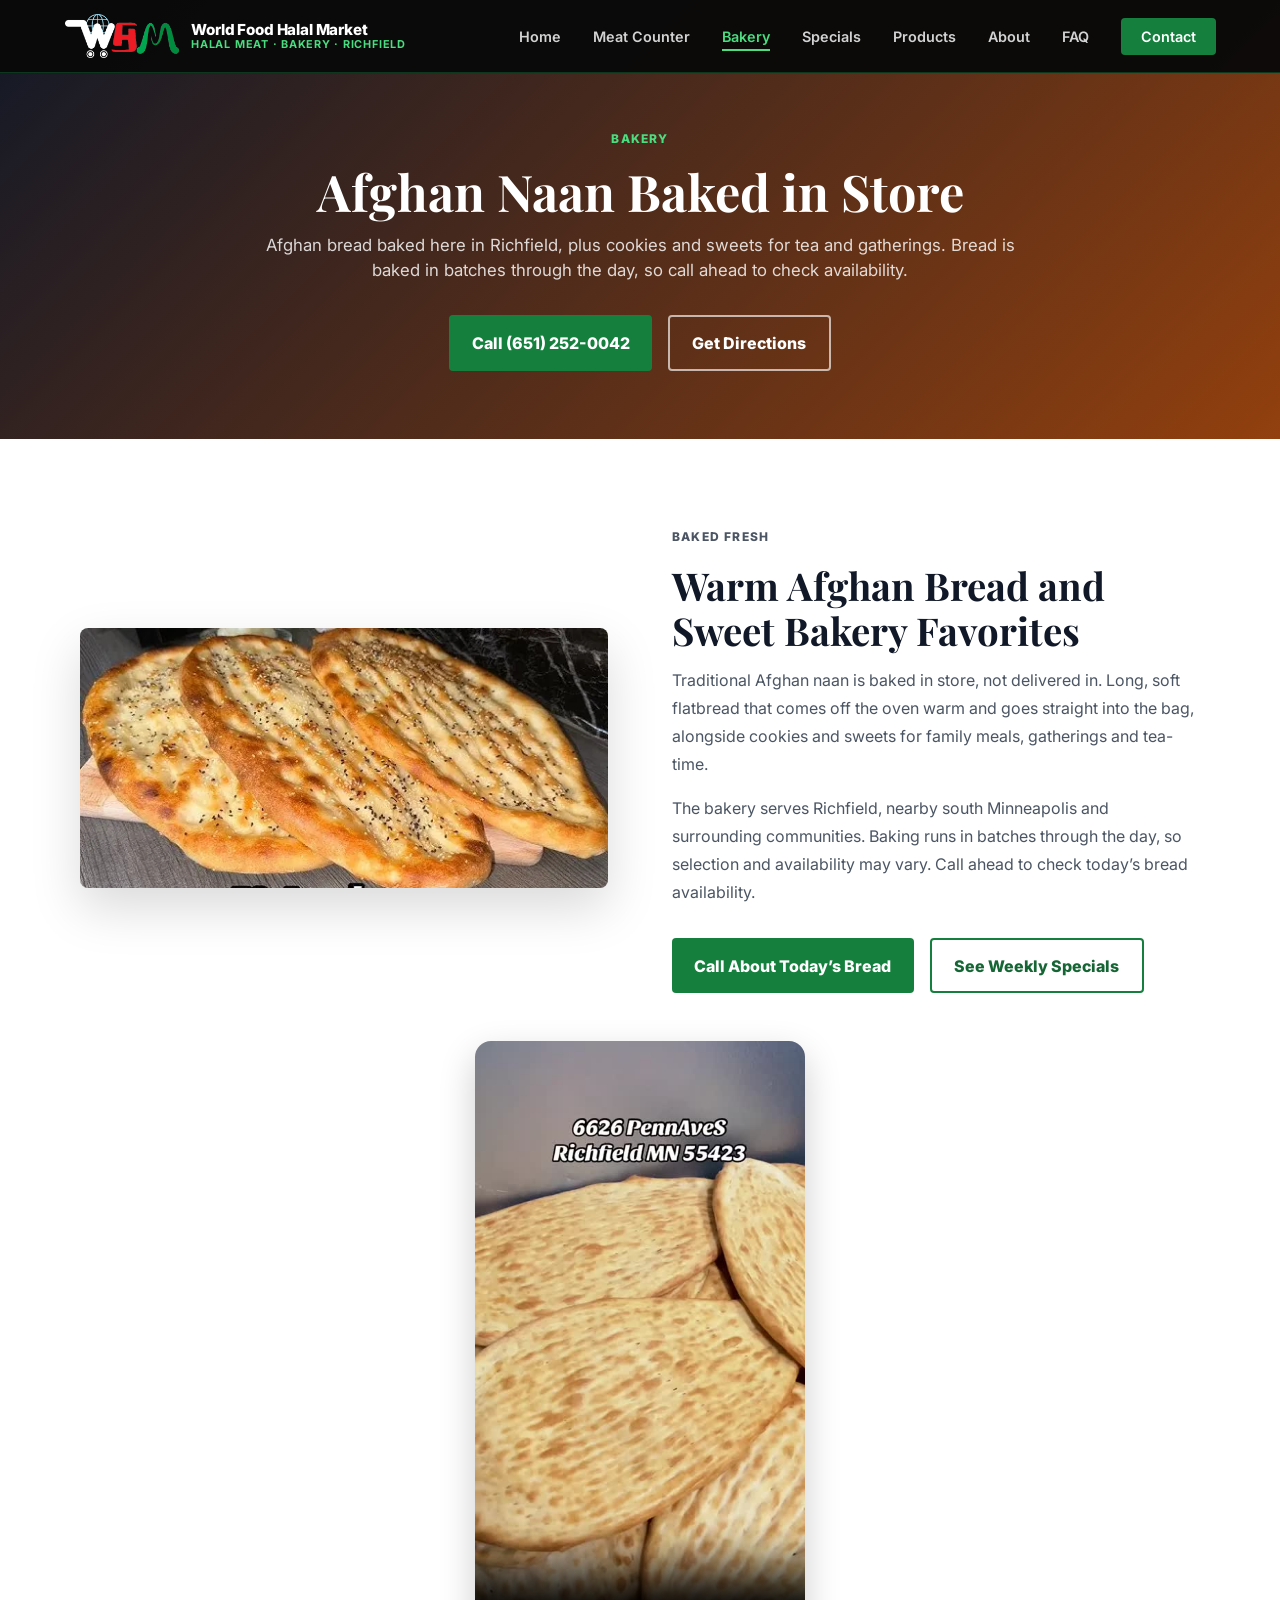
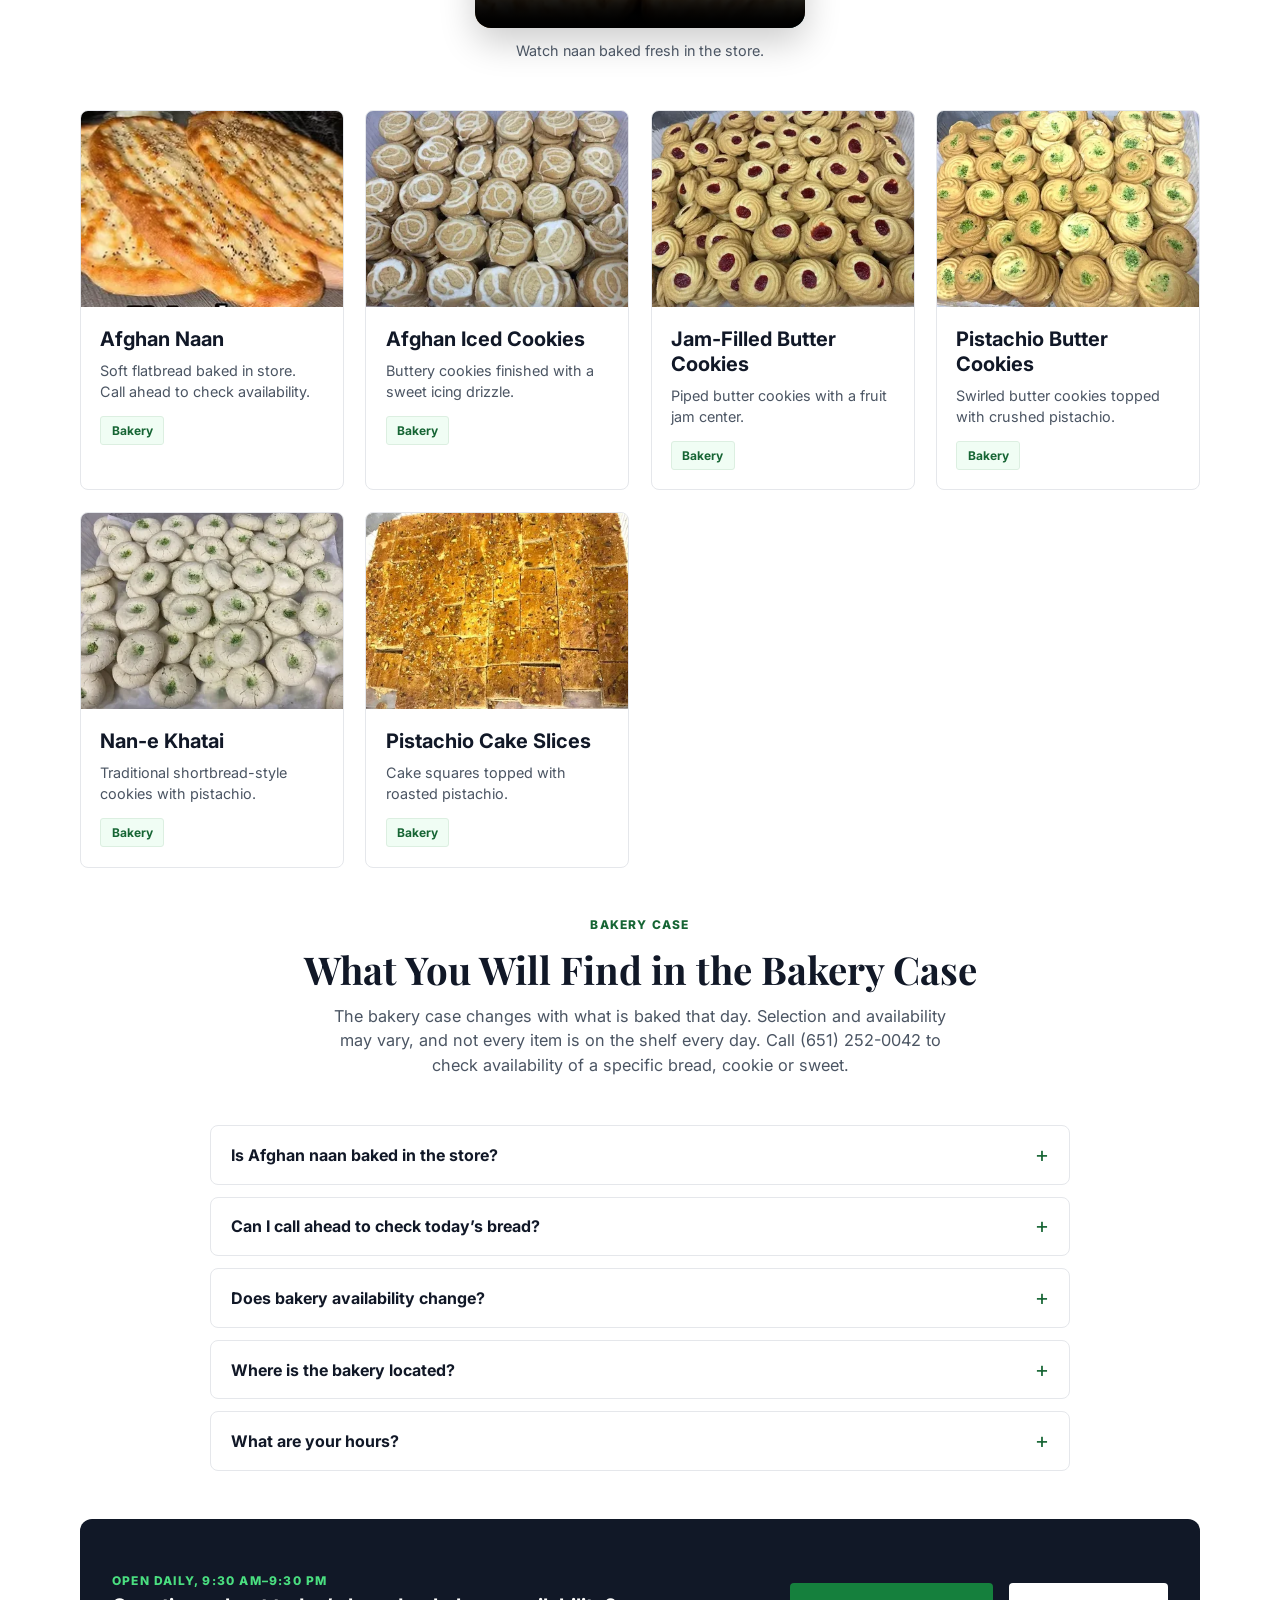
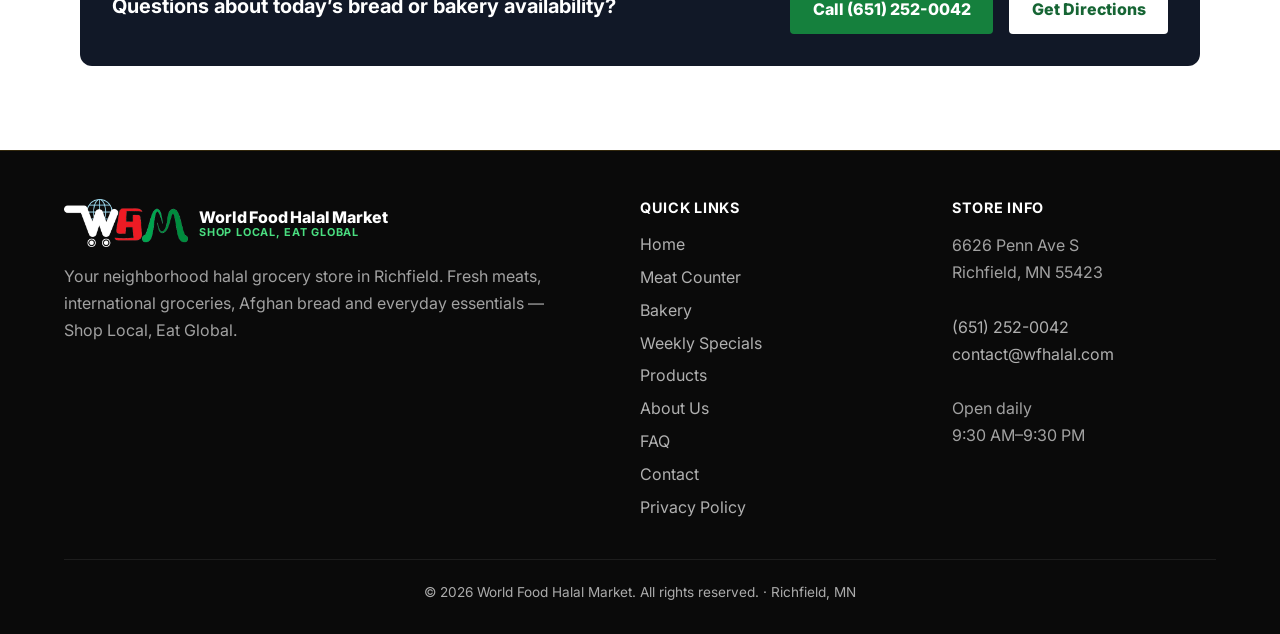
<file: afghan-bakery-richfield/index.html>
<!DOCTYPE html>
    <html lang="en">
        <head>
      <meta charset="UTF-8"/>
      <meta name="viewport" content="width=device-width, initial-scale=1.0"/>
      <title>Afghan Naan Baked In Store | Richfield, MN | World Food Halal Market</title>
      <meta name="description" content="Afghan naan and bread baked in store at 6626 Penn Ave S, Richfield, MN. Cookies and sweets too. Call (651) 252-0042 to check availability."/>
      <link rel="canonical" href="https://wfhalal.com/afghan-bakery-richfield/"/>
      <link rel="icon" type="image/png" sizes="32x32" href="/assets/images/favicon-32.png"/>
      <link rel="apple-touch-icon" href="/assets/images/favicon-180.png"/>
      <meta name="theme-color" content="#0a0a0a"/>
      <meta property="og:type" content="website"/>
      <meta property="og:title" content="Afghan Naan Baked In Store | Richfield, MN | World Food Halal Market"/>
      <meta property="og:description" content="Afghan naan and bread baked in store at 6626 Penn Ave S, Richfield, MN. Cookies and sweets too. Call (651) 252-0042 to check availability."/>
      <meta property="og:url" content="https://wfhalal.com/afghan-bakery-richfield/"/>
      <meta property="og:image" content="https://wfhalal.com/assets/images/afghani_bread.jpg"/>
      <meta name="twitter:card" content="summary_large_image"/>
      <meta name="google-site-verification" content="nXqBVBU4fYubQ47Bj9Bj1c1EI0HVz5sxzv_7tlZRNRk"/>
      <script async src="https://www.googletagmanager.com/gtag/js?id=G-ZPPYXEC9VF"></script>
      <script>
        window.dataLayer = window.dataLayer || [];
        function gtag(){dataLayer.push(arguments);}
        gtag('js', new Date());
        gtag('config', 'G-ZPPYXEC9VF');
      </script>
      <script type="application/ld+json">
{
  "@context": "https://schema.org",
  "@type": ["GroceryStore", "LocalBusiness"],
  "@id": "https://wfhalal.com/#store",
  "name": "World Food Halal Market",
  "description": "Family-owned halal grocery store in Richfield with fresh halal meat, Afghan bread, produce and international groceries.",
  "url": "https://wfhalal.com/",
  "telephone": "+16512520042",
  "email": "contact@wfhalal.com",
  "image": "https://wfhalal.com/assets/images/storefront.jpg",
  "address": {
    "@type": "PostalAddress",
    "streetAddress": "6626 Penn Ave S",
    "addressLocality": "Richfield",
    "addressRegion": "MN",
    "postalCode": "55423",
    "addressCountry": "US"
  },
  "geo": {
    "@type": "GeoCoordinates",
    "latitude": 44.882835,
    "longitude": -93.306617
  },
  "openingHoursSpecification": {
    "@type": "OpeningHoursSpecification",
    "dayOfWeek": ["Monday", "Tuesday", "Wednesday", "Thursday", "Friday", "Saturday", "Sunday"],
    "opens": "09:30",
    "closes": "21:30"
  },
  "paymentAccepted": "Cash, credit card, debit card, EBT, SNAP"
}
</script>
      <link rel="preconnect" href="https://fonts.googleapis.com"/>
      <link rel="preconnect" href="https://fonts.gstatic.com" crossorigin/>
      <link href="https://fonts.googleapis.com/css2?family=Playfair+Display:wght@700;900&family=Inter:wght@300;400;500;600;700&display=swap" rel="stylesheet"/>
      <link rel="stylesheet" href="/assets/css/styles.css"/>
      <script src="/assets/js/main.js" defer></script>
    </head>

    <body data-page="bakery">
      <a class="skip-link" href="#main">Skip to content</a>
      <header class="site-header">
        <nav class="site-nav" aria-label="Primary navigation">
          <a class="brand" href="/" aria-label="World Food Halal Market home">
            <picture><source srcset="/assets/images/logo-mark-light.webp" type="image/webp"/><img src="/assets/images/logo-mark-light.png" alt="" width="420" height="162" decoding="async" class="brand-logo"/></picture>
            <span class="brand-text"><span class="brand-name">World Food Halal Market</span><span class="brand-sub">Halal Meat · Bakery · Richfield</span></span>
          </a>
          <button class="nav-toggle" type="button" aria-label="Open menu" aria-controls="primary-menu" aria-expanded="false">
            <span></span><span></span><span></span>
          </button>
          <ul class="nav-links" id="primary-menu">
            <li><a href="/" class="nav-link">Home</a></li>
        <li><a href="/halal-meat-richfield/" class="nav-link">Meat Counter</a></li>
        <li><a href="/afghan-bakery-richfield/" class="nav-link active" aria-current="page">Bakery</a></li>
        <li><a href="/specials/" class="nav-link">Specials</a></li>
        <li><a href="/products/" class="nav-link">Products</a></li>
        <li><a href="/about/" class="nav-link">About</a></li>
        <li><a href="/faq/" class="nav-link">FAQ</a></li>
        <li><a href="/contact/" class="nav-link nav-cta">Contact</a></li>
          </ul>
        </nav>
      </header>
      <nav class="mobile-cta" aria-label="Quick actions">
        <a class="mcta-call" href="tel:6512520042">Call Store</a>
        <a class="mcta-dir" href="https://www.google.com/maps/dir/?api=1&destination=6626+Penn+Ave+S+Richfield+MN+55423&destination_place_id=ChIJ41SgKgAn9ocRr2k5KAPY2K4" target="_blank" rel="noopener noreferrer">Directions</a>
      </nav>
          <main id="main">
      <section class="page-hero bakery-hero">
        <p class="eyebrow">Bakery</p>
        <h1>Afghan Naan Baked in Store</h1>
        <p>Afghan bread baked here in Richfield, plus cookies and sweets for tea and gatherings. Bread is baked in batches through the day, so call ahead to check availability.</p>
        <div class="hero-actions center">
          <a class="btn btn-primary" href="tel:6512520042">Call (651) 252-0042</a>
          <a class="btn btn-ghost" href="https://www.google.com/maps/dir/?api=1&destination=6626+Penn+Ave+S+Richfield+MN+55423&destination_place_id=ChIJ41SgKgAn9ocRr2k5KAPY2K4" target="_blank" rel="noopener noreferrer">Get Directions</a>
        </div>
      </section>
      <section class="section">
        <div class="bakery-feature">
          <div>
            <picture><source srcset="/assets/images/afghani_bread-400.webp 400w, /assets/images/afghani_bread.webp 540w" sizes="(max-width: 900px) 90vw, 528px" type="image/webp"/><img src="/assets/images/afghani_bread.jpg" alt="Fresh Afghan naan baked in store" width="540" height="266" decoding="async" loading="lazy"/></picture>
          </div>
          <div>
            <p class="eyebrow">Baked Fresh</p>
            <h2>Warm Afghan Bread and Sweet Bakery Favorites</h2>
            <p>Traditional Afghan naan is baked in store, not delivered in. Long, soft flatbread that comes off the oven warm and goes straight into the bag, alongside cookies and sweets for family meals, gatherings and tea-time.</p>
            <p>The bakery serves Richfield, nearby south Minneapolis and surrounding communities. Baking runs in batches through the day, so selection and availability may vary. Call ahead to check today’s bread availability.</p>
            <div class="cta-row">
              <a class="btn btn-primary" href="tel:6512520042">Call About Today’s Bread</a>
              <a class="btn btn-outline" href="/specials/">See Weekly Specials</a>
            </div>
          </div>
        </div>
        <div class="video-wrap">
          <video controls muted loop playsinline preload="metadata" poster="/assets/images/bakery_video_poster.jpg" width="480" height="854" data-autoplay-unless-reduced aria-label="Afghan naan being baked in the store">
            <source src="/assets/video/bakery_video.mp4" type="video/mp4"/>
          </video>
          <p>Watch naan baked fresh in the store.</p>
        </div>
        <div class="products-grid">
          <article class="product-card">
  <picture><source srcset="/assets/images/afghani_bread-400.webp 400w, /assets/images/afghani_bread.webp 540w" sizes="(max-width: 480px) calc(100vw - 2rem), (max-width: 900px) 46vw, 280px" type="image/webp"/><img src="/assets/images/afghani_bread.jpg" alt="Afghan Naan" width="540" height="266" decoding="async" loading="lazy"/></picture>
  <div class="product-body">
    <h3>Afghan Naan</h3>
    <p>Soft flatbread baked in store. Call ahead to check availability.</p>
    <span class="tag">Bakery</span>
  </div>
</article>
<article class="product-card">
  <picture><source srcset="/assets/images/cookie_iced-400.webp 400w, /assets/images/cookie_iced.webp 800w" sizes="(max-width: 480px) calc(100vw - 2rem), (max-width: 900px) 46vw, 280px" type="image/webp"/><img src="/assets/images/cookie_iced.jpg" alt="Afghan Iced Cookies" width="800" height="581" decoding="async" loading="lazy"/></picture>
  <div class="product-body">
    <h3>Afghan Iced Cookies</h3>
    <p>Buttery cookies finished with a sweet icing drizzle.</p>
    <span class="tag">Bakery</span>
  </div>
</article>
<article class="product-card">
  <picture><source srcset="/assets/images/cookie_jam-400.webp 400w, /assets/images/cookie_jam.webp 800w" sizes="(max-width: 480px) calc(100vw - 2rem), (max-width: 900px) 46vw, 280px" type="image/webp"/><img src="/assets/images/cookie_jam.jpg" alt="Jam-Filled Butter Cookies" width="800" height="586" decoding="async" loading="lazy"/></picture>
  <div class="product-body">
    <h3>Jam-Filled Butter Cookies</h3>
    <p>Piped butter cookies with a fruit jam center.</p>
    <span class="tag">Bakery</span>
  </div>
</article>
<article class="product-card">
  <picture><source srcset="/assets/images/cookie_pistachio-400.webp 400w, /assets/images/cookie_pistachio.webp 800w" sizes="(max-width: 480px) calc(100vw - 2rem), (max-width: 900px) 46vw, 280px" type="image/webp"/><img src="/assets/images/cookie_pistachio.jpg" alt="Pistachio Butter Cookies" width="800" height="595" decoding="async" loading="lazy"/></picture>
  <div class="product-body">
    <h3>Pistachio Butter Cookies</h3>
    <p>Swirled butter cookies topped with crushed pistachio.</p>
    <span class="tag">Bakery</span>
  </div>
</article>
<article class="product-card">
  <picture><source srcset="/assets/images/cookie_khatai-400.webp 400w, /assets/images/cookie_khatai.webp 800w" sizes="(max-width: 480px) calc(100vw - 2rem), (max-width: 900px) 46vw, 280px" type="image/webp"/><img src="/assets/images/cookie_khatai.jpg" alt="Nan-e Khatai" width="800" height="612" decoding="async" loading="lazy"/></picture>
  <div class="product-body">
    <h3>Nan-e Khatai</h3>
    <p>Traditional shortbread-style cookies with pistachio.</p>
    <span class="tag">Bakery</span>
  </div>
</article>
<article class="product-card">
  <picture><source srcset="/assets/images/cake_pistachio-400.webp 400w, /assets/images/cake_pistachio.webp 800w" sizes="(max-width: 480px) calc(100vw - 2rem), (max-width: 900px) 46vw, 280px" type="image/webp"/><img src="/assets/images/cake_pistachio.jpg" alt="Pistachio Cake Slices" width="800" height="595" decoding="async" loading="lazy"/></picture>
  <div class="product-body">
    <h3>Pistachio Cake Slices</h3>
    <p>Cake squares topped with roasted pistachio.</p>
    <span class="tag">Bakery</span>
  </div>
</article>

        </div>
        <div class="split-heading faq-inline">
          <p class="eyebrow">Bakery Case</p>
          <h2>What You Will Find in the Bakery Case</h2>
          <p>The bakery case changes with what is baked that day. Selection and availability may vary, and not every item is on the shelf every day. Call (651) 252-0042 to check availability of a specific bread, cookie or sweet.</p>
        </div>
        <div class="faq-list faq-inline">
          <details class="faq-item">
            <summary>Is Afghan naan baked in the store?</summary>
            <p>Yes. Afghan naan is baked in store here in Richfield.</p>
          </details>
          <details class="faq-item">
            <summary>Can I call ahead to check today’s bread?</summary>
            <p>Yes. Call (651) 252-0042 to check today’s bread availability.</p>
          </details>
          <details class="faq-item">
            <summary>Does bakery availability change?</summary>
            <p>Yes. Bread is baked in batches, so selection and availability may vary through the day.</p>
          </details>
          <details class="faq-item">
            <summary>Where is the bakery located?</summary>
            <p>Inside World Food Halal Market at 6626 Penn Ave S, Richfield, MN 55423, a short drive from nearby south Minneapolis.</p>
          </details>
          <details class="faq-item">
            <summary>What are your hours?</summary>
            <p>The store is open daily from 9:30 AM to 9:30 PM.</p>
          </details>
        </div>
        <div class="cta-band">
  <div>
    <p class="eyebrow">Open daily, 9:30 AM–9:30 PM</p>
    <h2>Questions about today’s bread or bakery availability?</h2>
  </div>
  <div class="cta-row">
    <a class="btn btn-primary" href="tel:6512520042">Call (651) 252-0042</a>
    <a class="btn btn-secondary" href="https://www.google.com/maps/dir/?api=1&destination=6626+Penn+Ave+S+Richfield+MN+55423&destination_place_id=ChIJ41SgKgAn9ocRr2k5KAPY2K4" target="_blank" rel="noopener noreferrer">Get Directions</a>
  </div>
</div>

      </section>
    </main>



      <footer class="site-footer">
        <div class="footer-grid">
          <div>
            <a class="footer-logo" href="/" aria-label="World Food Halal Market home">
              <picture><source srcset="/assets/images/logo-mark-light.webp" type="image/webp"/><img src="/assets/images/logo-mark-light.png" alt="" width="420" height="162" decoding="async" class="footer-logo-img" loading="lazy"/></picture>
              <span class="brand-text"><span class="brand-name">World Food Halal Market</span><span class="brand-sub">Shop Local, Eat Global</span></span>
            </a>
            <p class="footer-desc">Your neighborhood halal grocery store in Richfield. Fresh meats, international groceries, Afghan bread and everyday essentials — Shop Local, Eat Global.</p>
          </div>
          <div class="footer-col">
            <h2>Quick Links</h2>
            <ul>
              <li><a href="/">Home</a></li>
              <li><a href="/halal-meat-richfield/">Meat Counter</a></li>
              <li><a href="/afghan-bakery-richfield/">Bakery</a></li>
              <li><a href="/specials/">Weekly Specials</a></li>
              <li><a href="/products/">Products</a></li>
              <li><a href="/about/">About Us</a></li>
              <li><a href="/faq/">FAQ</a></li>
              <li><a href="/contact/">Contact</a></li>
              <li><a href="/privacy-policy/">Privacy Policy</a></li>
            </ul>
          </div>
          <div class="footer-col">
            <h2>Store Info</h2>
            <address>
              6626 Penn Ave S<br/>
              Richfield, MN 55423<br/><br/>
              <a href="tel:6512520042">(651) 252-0042</a><br/>
              <a href="mailto:contact@wfhalal.com">contact@wfhalal.com</a><br/><br/>
              Open daily<br/>
              9:30 AM–9:30 PM
            </address>
          </div>
        </div>
        <div class="footer-bottom">
          <p>© <span data-current-year>2026</span> World Food Halal Market. All rights reserved. · Richfield, MN</p>
        </div>
      </footer>
    </body>
    </html>
</file>
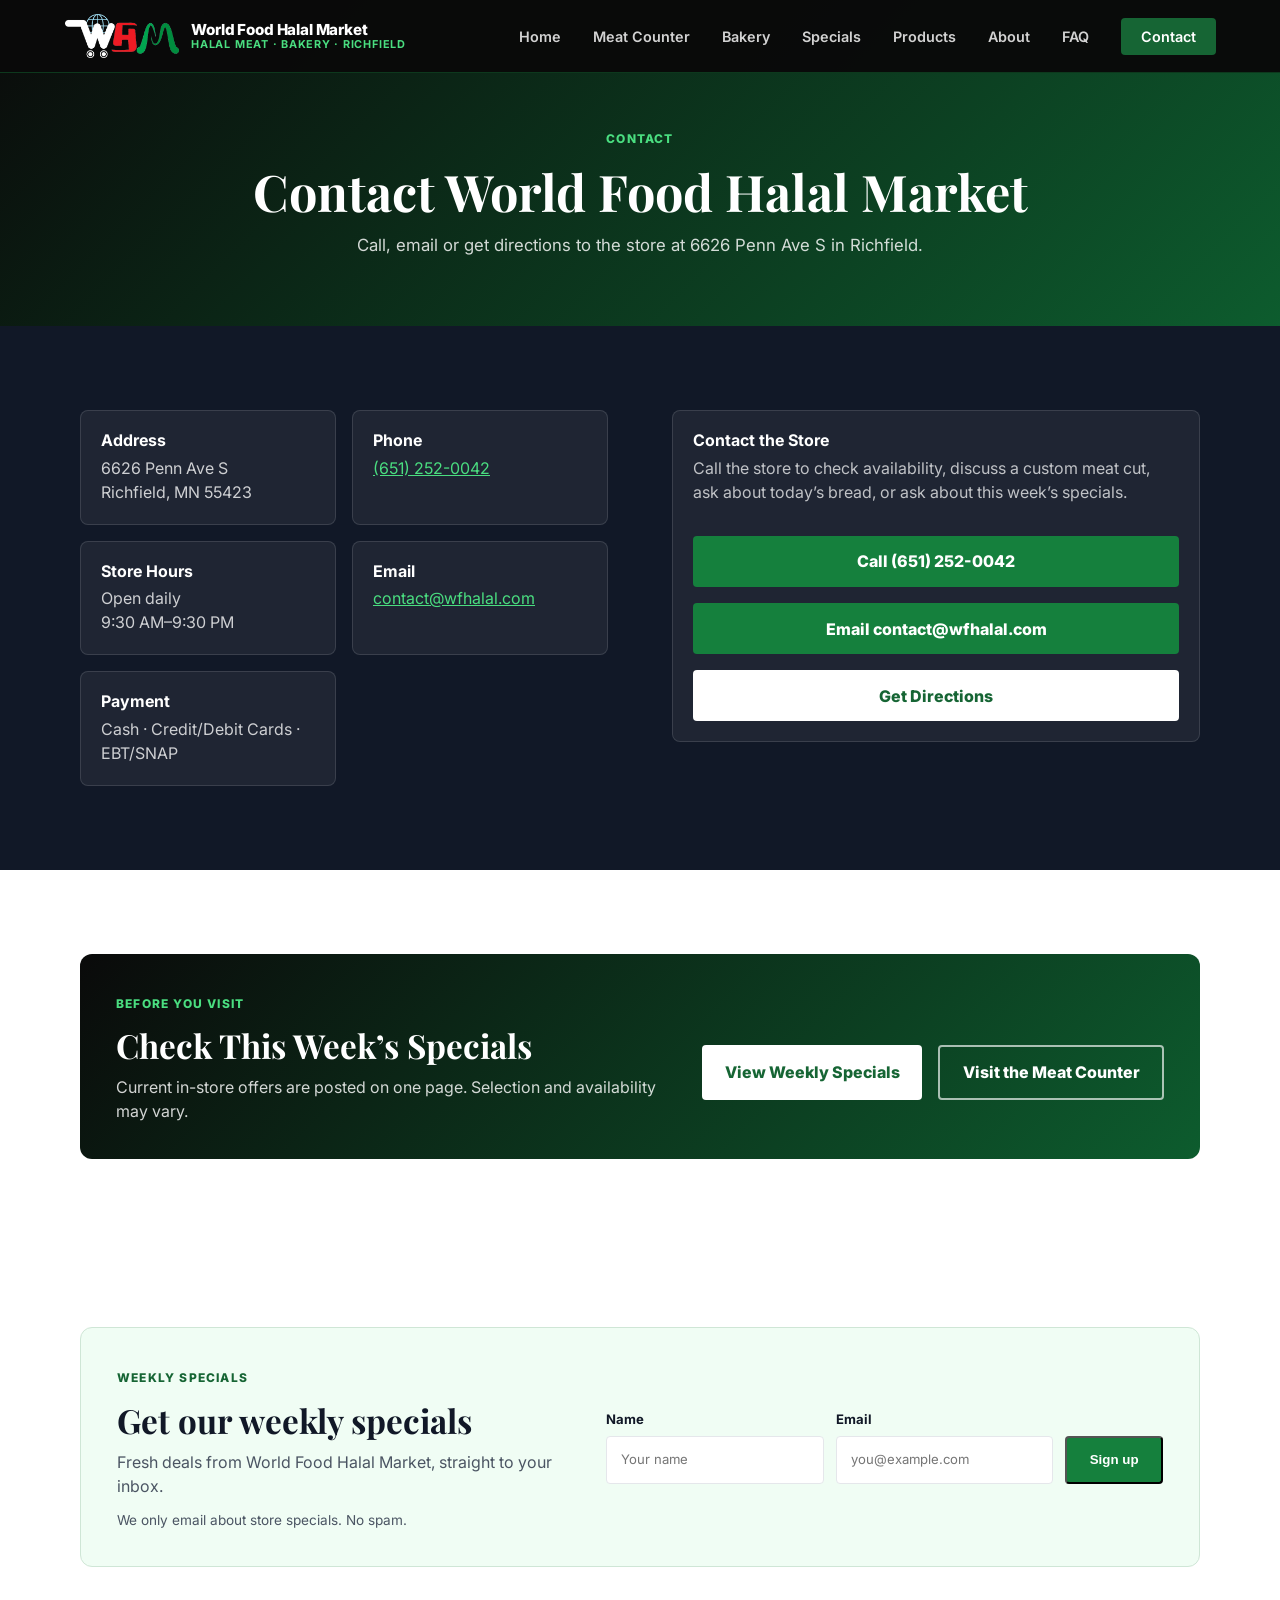
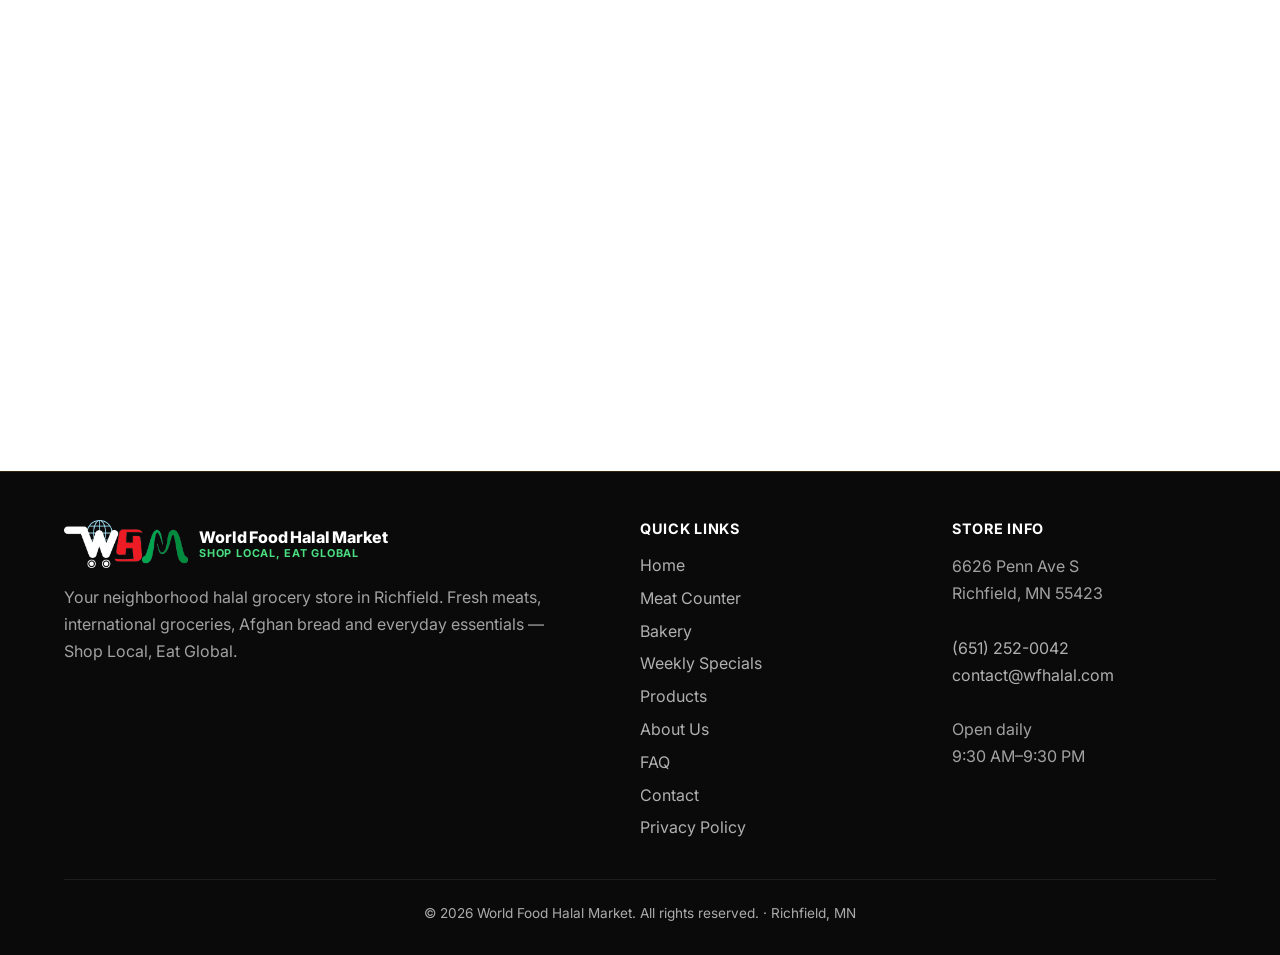
<file: contact/index.html>
<!DOCTYPE html>
    <html lang="en">
        <head>
      <meta charset="UTF-8"/>
      <meta name="viewport" content="width=device-width, initial-scale=1.0"/>
      <title>Contact & Directions | World Food Halal Market, Richfield MN</title>
      <meta name="description" content="Call (651) 252-0042 or get directions to World Food Halal Market, 6626 Penn Ave S, Richfield, MN 55423. Open daily 9:30 AM to 9:30 PM. EBT/SNAP accepted."/>
      <link rel="canonical" href="https://wfhalal.com/contact/"/>
      <link rel="icon" type="image/png" sizes="32x32" href="/assets/images/favicon-32.png"/>
      <link rel="apple-touch-icon" href="/assets/images/favicon-180.png"/>
      <meta name="theme-color" content="#0a0a0a"/>
      <meta property="og:type" content="website"/>
      <meta property="og:title" content="Contact & Directions | World Food Halal Market, Richfield MN"/>
      <meta property="og:description" content="Call (651) 252-0042 or get directions to World Food Halal Market, 6626 Penn Ave S, Richfield, MN 55423. Open daily 9:30 AM to 9:30 PM. EBT/SNAP accepted."/>
      <meta property="og:url" content="https://wfhalal.com/contact/"/>
      <meta property="og:image" content="https://wfhalal.com/assets/images/storefront.jpg"/>
      <meta name="twitter:card" content="summary_large_image"/>
      <meta name="google-site-verification" content="nXqBVBU4fYubQ47Bj9Bj1c1EI0HVz5sxzv_7tlZRNRk"/>
      <script async src="https://www.googletagmanager.com/gtag/js?id=G-ZPPYXEC9VF"></script>
      <script>
        window.dataLayer = window.dataLayer || [];
        function gtag(){dataLayer.push(arguments);}
        gtag('js', new Date());
        gtag('config', 'G-ZPPYXEC9VF');
      </script>
      <script type="application/ld+json">
{
  "@context": "https://schema.org",
  "@type": ["GroceryStore", "LocalBusiness"],
  "@id": "https://wfhalal.com/#store",
  "name": "World Food Halal Market",
  "description": "Family-owned halal grocery store in Richfield with fresh halal meat, Afghan bread, produce and international groceries.",
  "url": "https://wfhalal.com/",
  "telephone": "+16512520042",
  "email": "contact@wfhalal.com",
  "image": "https://wfhalal.com/assets/images/storefront.jpg",
  "address": {
    "@type": "PostalAddress",
    "streetAddress": "6626 Penn Ave S",
    "addressLocality": "Richfield",
    "addressRegion": "MN",
    "postalCode": "55423",
    "addressCountry": "US"
  },
  "geo": {
    "@type": "GeoCoordinates",
    "latitude": 44.882835,
    "longitude": -93.306617
  },
  "openingHoursSpecification": {
    "@type": "OpeningHoursSpecification",
    "dayOfWeek": ["Monday", "Tuesday", "Wednesday", "Thursday", "Friday", "Saturday", "Sunday"],
    "opens": "09:30",
    "closes": "21:30"
  },
  "paymentAccepted": "Cash, credit card, debit card, EBT, SNAP"
}
</script>
      <link rel="preconnect" href="https://fonts.googleapis.com"/>
      <link rel="preconnect" href="https://fonts.gstatic.com" crossorigin/>
      <link href="https://fonts.googleapis.com/css2?family=Playfair+Display:wght@700;900&family=Inter:wght@300;400;500;600;700&display=swap" rel="stylesheet"/>
      <link rel="stylesheet" href="/assets/css/styles.css"/>
      <script src="/assets/js/main.js" defer></script>
    </head>

    <body data-page="contact">
      <a class="skip-link" href="#main">Skip to content</a>
      <header class="site-header">
        <nav class="site-nav" aria-label="Primary navigation">
          <a class="brand" href="/" aria-label="World Food Halal Market home">
            <picture><source srcset="/assets/images/logo-mark-light.webp" type="image/webp"/><img src="/assets/images/logo-mark-light.png" alt="" width="420" height="162" decoding="async" class="brand-logo"/></picture>
            <span class="brand-text"><span class="brand-name">World Food Halal Market</span><span class="brand-sub">Halal Meat · Bakery · Richfield</span></span>
          </a>
          <button class="nav-toggle" type="button" aria-label="Open menu" aria-controls="primary-menu" aria-expanded="false">
            <span></span><span></span><span></span>
          </button>
          <ul class="nav-links" id="primary-menu">
            <li><a href="/" class="nav-link">Home</a></li>
        <li><a href="/halal-meat-richfield/" class="nav-link">Meat Counter</a></li>
        <li><a href="/afghan-bakery-richfield/" class="nav-link">Bakery</a></li>
        <li><a href="/specials/" class="nav-link">Specials</a></li>
        <li><a href="/products/" class="nav-link">Products</a></li>
        <li><a href="/about/" class="nav-link">About</a></li>
        <li><a href="/faq/" class="nav-link">FAQ</a></li>
        <li><a href="/contact/" class="nav-link nav-cta active" aria-current="page">Contact</a></li>
          </ul>
        </nav>
      </header>
      <nav class="mobile-cta" aria-label="Quick actions">
        <a class="mcta-call" href="tel:6512520042">Call Store</a>
        <a class="mcta-dir" href="https://www.google.com/maps/dir/?api=1&destination=6626+Penn+Ave+S+Richfield+MN+55423&destination_place_id=ChIJ41SgKgAn9ocRr2k5KAPY2K4" target="_blank" rel="noopener noreferrer">Directions</a>
      </nav>
      <main id="main">
  <section class="page-hero">
    <p class="eyebrow">Contact</p>
    <h1>Contact World Food Halal Market</h1>
    <p>Call, email or get directions to the store at 6626 Penn Ave S in Richfield.</p>
  </section>
  <section class="section contact-section">
    <div class="contact-grid">
      <div class="contact-items">
        <article><h2>Address</h2><p>6626 Penn Ave S<br/>Richfield, MN 55423</p></article>
        <article><h2>Phone</h2><p><a href="tel:6512520042">(651) 252-0042</a></p></article>
        <article><h2>Store Hours</h2><p>Open daily<br/>9:30 AM–9:30 PM</p></article>
        <article><h2>Email</h2><p><a href="mailto:contact@wfhalal.com">contact@wfhalal.com</a></p></article>
        <article><h2>Payment</h2><p>Cash · Credit/Debit Cards · EBT/SNAP</p></article>
      </div>
      <div class="contact-panel">
        <h2>Contact the Store</h2>
        <p>Call the store to check availability, discuss a custom meat cut, ask about today&#8217;s bread, or ask about this week&#8217;s specials.</p>
        <div class="contact-actions">
          <a class="btn btn-primary" href="tel:6512520042">Call (651) 252-0042</a>
          <a class="btn btn-primary" href="mailto:contact@wfhalal.com">Email contact@wfhalal.com</a>
          <a class="btn btn-secondary" href="https://www.google.com/maps/dir/?api=1&destination=6626+Penn+Ave+S+Richfield+MN+55423&destination_place_id=ChIJ41SgKgAn9ocRr2k5KAPY2K4" target="_blank" rel="noopener noreferrer">Get Directions</a>
        </div>
      </div>
    </div>
  </section>
  <section class="section">
    <div class="promo-band">
      <div class="promo-copy">
        <p class="eyebrow">Before You Visit</p>
        <h2>Check This Week&#8217;s Specials</h2>
        <p>Current in-store offers are posted on one page. Selection and availability may vary.</p>
      </div>
      <div class="cta-row">
        <a class="btn btn-secondary" href="/specials/">View Weekly Specials</a>
        <a class="btn btn-ghost" href="/halal-meat-richfield/">Visit the Meat Counter</a>
      </div>
    </div>
  </section>
  <section class="section specials-signup" aria-label="Get our weekly specials by email">
    <div class="signup-band">
      <div class="signup-copy">
        <p class="eyebrow">Weekly Specials</p>
        <h2>Get our weekly specials</h2>
        <p>Fresh deals from World Food Halal Market, straight to your inbox.</p>
        <p class="signup-note">We only email about store specials. No spam.</p>
      </div>
      <form class="signup-form" data-signup-form novalidate>
        <div class="signup-fields">
          <label class="signup-field">
            <span>Name</span>
            <input type="text" name="name" autocomplete="name" maxlength="120" placeholder="Your name"/>
          </label>
          <label class="signup-field">
            <span>Email</span>
            <input type="email" name="email" autocomplete="email" maxlength="254" placeholder="you@example.com" required/>
          </label>
          <button class="btn btn-primary signup-button" type="submit">Sign up</button>
        </div>
        <p class="signup-status" data-signup-status role="alert" hidden></p>
      </form>
      <div class="signup-success" data-signup-success role="status" hidden>
        <h3>Thank you — you&#8217;re on the list!</h3>
        <p data-signup-success-text>Watch your inbox for fresh deals from World Food Halal Market.</p>
      </div>
    </div>
  </section>
  <section class="map-section" aria-label="Store map">
    <iframe src="https://www.google.com/maps?q=6626%20Penn%20Ave%20S%20Richfield%20MN%2055423&output=embed" allowfullscreen loading="lazy" title="Map to World Food Halal Market in Richfield, Minnesota"></iframe>
  </section>
</main>



      <footer class="site-footer">
        <div class="footer-grid">
          <div>
            <a class="footer-logo" href="/" aria-label="World Food Halal Market home">
              <picture><source srcset="/assets/images/logo-mark-light.webp" type="image/webp"/><img src="/assets/images/logo-mark-light.png" alt="" width="420" height="162" decoding="async" class="footer-logo-img" loading="lazy"/></picture>
              <span class="brand-text"><span class="brand-name">World Food Halal Market</span><span class="brand-sub">Shop Local, Eat Global</span></span>
            </a>
            <p class="footer-desc">Your neighborhood halal grocery store in Richfield. Fresh meats, international groceries, Afghan bread and everyday essentials — Shop Local, Eat Global.</p>
          </div>
          <div class="footer-col">
            <h2>Quick Links</h2>
            <ul>
              <li><a href="/">Home</a></li>
              <li><a href="/halal-meat-richfield/">Meat Counter</a></li>
              <li><a href="/afghan-bakery-richfield/">Bakery</a></li>
              <li><a href="/specials/">Weekly Specials</a></li>
              <li><a href="/products/">Products</a></li>
              <li><a href="/about/">About Us</a></li>
              <li><a href="/faq/">FAQ</a></li>
              <li><a href="/contact/">Contact</a></li>
              <li><a href="/privacy-policy/">Privacy Policy</a></li>
            </ul>
          </div>
          <div class="footer-col">
            <h2>Store Info</h2>
            <address>
              6626 Penn Ave S<br/>
              Richfield, MN 55423<br/><br/>
              <a href="tel:6512520042">(651) 252-0042</a><br/>
              <a href="mailto:contact@wfhalal.com">contact@wfhalal.com</a><br/><br/>
              Open daily<br/>
              9:30 AM–9:30 PM
            </address>
          </div>
        </div>
        <div class="footer-bottom">
          <p>© <span data-current-year>2026</span> World Food Halal Market. All rights reserved. · Richfield, MN</p>
        </div>
      </footer>
    </body>
    </html>
</file>
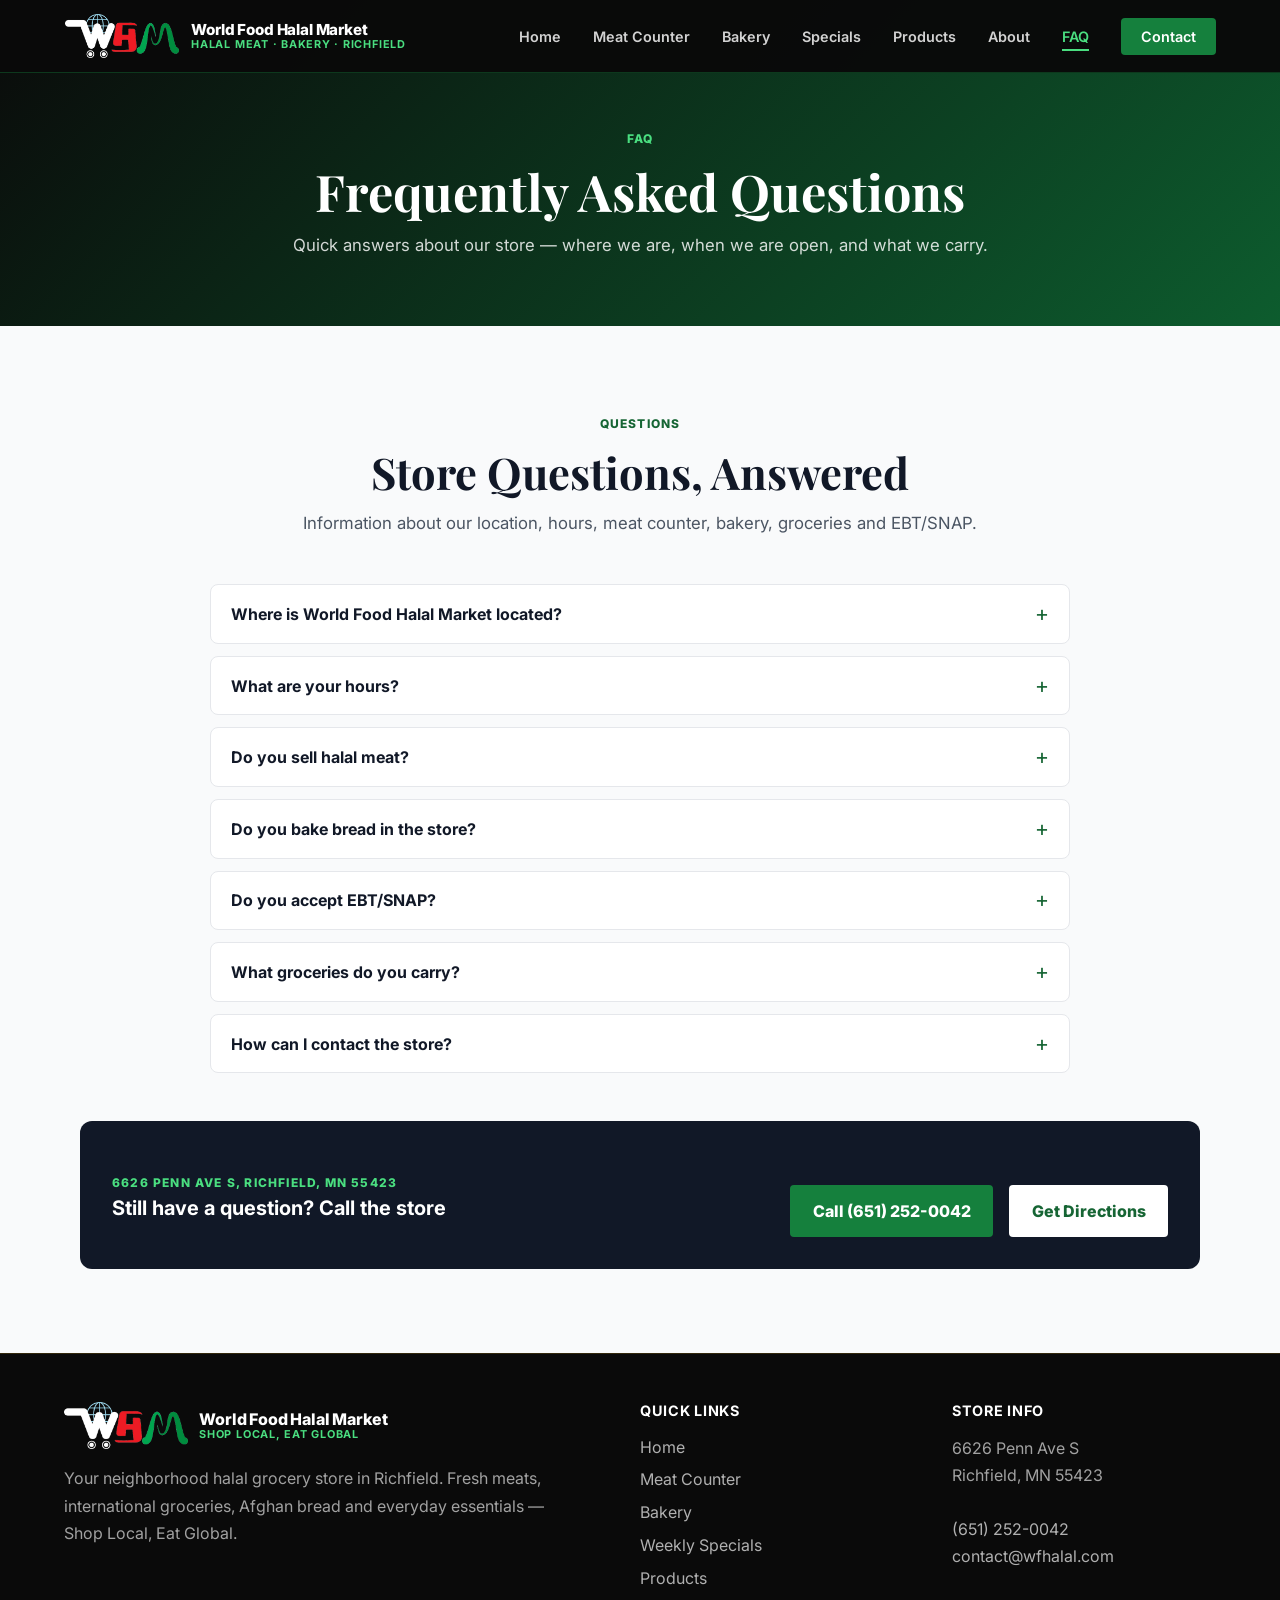
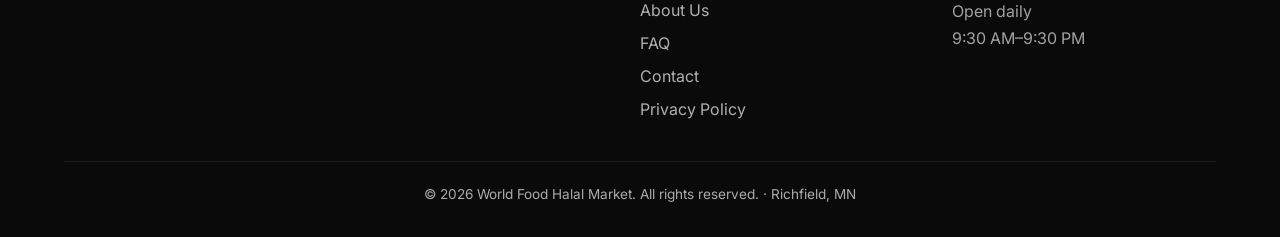
<file: faq/index.html>
<!DOCTYPE html>
    <html lang="en">
        <head>
      <meta charset="UTF-8"/>
      <meta name="viewport" content="width=device-width, initial-scale=1.0"/>
      <title>Frequently Asked Questions | World Food Halal Market</title>
      <meta name="description" content="Answers about World Food Halal Market in Richfield, MN: our location and hours, fresh halal meat cut to order, Afghan naan baked in store, EBT/SNAP, groceries and how to contact us."/>
      <link rel="canonical" href="https://wfhalal.com/faq/"/>
      <link rel="icon" type="image/png" sizes="32x32" href="/assets/images/favicon-32.png"/>
      <link rel="apple-touch-icon" href="/assets/images/favicon-180.png"/>
      <meta name="theme-color" content="#0a0a0a"/>
      <meta property="og:type" content="website"/>
      <meta property="og:title" content="Frequently Asked Questions | World Food Halal Market"/>
      <meta property="og:description" content="Answers about World Food Halal Market in Richfield, MN: our location and hours, fresh halal meat cut to order, Afghan naan baked in store, EBT/SNAP, groceries and how to contact us."/>
      <meta property="og:url" content="https://wfhalal.com/faq/"/>
      <meta property="og:image" content="https://wfhalal.com/assets/images/storefront.jpg"/>
      <meta name="twitter:card" content="summary_large_image"/>
      <meta name="google-site-verification" content="nXqBVBU4fYubQ47Bj9Bj1c1EI0HVz5sxzv_7tlZRNRk"/>
      <script async src="https://www.googletagmanager.com/gtag/js?id=G-ZPPYXEC9VF"></script>
      <script>
        window.dataLayer = window.dataLayer || [];
        function gtag(){dataLayer.push(arguments);}
        gtag('js', new Date());
        gtag('config', 'G-ZPPYXEC9VF');
      </script>
      <script type="application/ld+json">
{
  "@context": "https://schema.org",
  "@type": ["GroceryStore", "LocalBusiness"],
  "@id": "https://wfhalal.com/#store",
  "name": "World Food Halal Market",
  "description": "Family-owned halal grocery store in Richfield with fresh halal meat, Afghan bread, produce and international groceries.",
  "url": "https://wfhalal.com/",
  "telephone": "+16512520042",
  "email": "contact@wfhalal.com",
  "image": "https://wfhalal.com/assets/images/storefront.jpg",
  "address": {
    "@type": "PostalAddress",
    "streetAddress": "6626 Penn Ave S",
    "addressLocality": "Richfield",
    "addressRegion": "MN",
    "postalCode": "55423",
    "addressCountry": "US"
  },
  "geo": {
    "@type": "GeoCoordinates",
    "latitude": 44.882835,
    "longitude": -93.306617
  },
  "openingHoursSpecification": {
    "@type": "OpeningHoursSpecification",
    "dayOfWeek": ["Monday", "Tuesday", "Wednesday", "Thursday", "Friday", "Saturday", "Sunday"],
    "opens": "09:30",
    "closes": "21:30"
  },
  "paymentAccepted": "Cash, credit card, debit card, EBT, SNAP"
}
</script>
      <script type="application/ld+json">
{
  "@context": "https://schema.org",
  "@type": "FAQPage",
  "mainEntity": [
    {
      "@type": "Question",
      "name": "Where is World Food Halal Market located?",
      "acceptedAnswer": {
        "@type": "Answer",
        "text": "We are at 6626 Penn Ave S, Richfield, MN 55423."
      }
    },
    {
      "@type": "Question",
      "name": "What are your hours?",
      "acceptedAnswer": {
        "@type": "Answer",
        "text": "We are open every day from 9:30 AM to 9:30 PM."
      }
    },
    {
      "@type": "Question",
      "name": "Do you sell halal meat?",
      "acceptedAnswer": {
        "@type": "Answer",
        "text": "Yes. Our butcher counter has fresh halal meat, cut to order — beef, chicken, lamb and goat."
      }
    },
    {
      "@type": "Question",
      "name": "Do you bake bread in the store?",
      "acceptedAnswer": {
        "@type": "Answer",
        "text": "Yes. Afghan naan is baked fresh in the store every day."
      }
    },
    {
      "@type": "Question",
      "name": "Do you accept EBT/SNAP?",
      "acceptedAnswer": {
        "@type": "Answer",
        "text": "Yes. EBT/SNAP is accepted."
      }
    },
    {
      "@type": "Question",
      "name": "What groceries do you carry?",
      "acceptedAnswer": {
        "@type": "Answer",
        "text": "Fresh produce, basmati rice, spices, dates and a wide range of international groceries."
      }
    },
    {
      "@type": "Question",
      "name": "How can I contact the store?",
      "acceptedAnswer": {
        "@type": "Answer",
        "text": "Call +1 651-252-0042 or email contact@wfhalal.com."
      }
    }
  ]
}
</script>
      <link rel="preconnect" href="https://fonts.googleapis.com"/>
      <link rel="preconnect" href="https://fonts.gstatic.com" crossorigin/>
      <link href="https://fonts.googleapis.com/css2?family=Playfair+Display:wght@700;900&family=Inter:wght@300;400;500;600;700&display=swap" rel="stylesheet"/>
      <link rel="stylesheet" href="/assets/css/styles.css"/>
      <script src="/assets/js/main.js" defer></script>
    </head>

    <body data-page="faq">
      <a class="skip-link" href="#main">Skip to content</a>
      <header class="site-header">
        <nav class="site-nav" aria-label="Primary navigation">
          <a class="brand" href="/" aria-label="World Food Halal Market home">
            <picture><source srcset="/assets/images/logo-mark-light.webp" type="image/webp"/><img src="/assets/images/logo-mark-light.png" alt="" width="420" height="162" decoding="async" class="brand-logo"/></picture>
            <span class="brand-text"><span class="brand-name">World Food Halal Market</span><span class="brand-sub">Halal Meat · Bakery · Richfield</span></span>
          </a>
          <button class="nav-toggle" type="button" aria-label="Open menu" aria-controls="primary-menu" aria-expanded="false">
            <span></span><span></span><span></span>
          </button>
          <ul class="nav-links" id="primary-menu">
            <li><a href="/" class="nav-link">Home</a></li>
        <li><a href="/halal-meat-richfield/" class="nav-link">Meat Counter</a></li>
        <li><a href="/afghan-bakery-richfield/" class="nav-link">Bakery</a></li>
        <li><a href="/specials/" class="nav-link">Specials</a></li>
        <li><a href="/products/" class="nav-link">Products</a></li>
        <li><a href="/about/" class="nav-link">About</a></li>
        <li><a href="/faq/" class="nav-link active" aria-current="page">FAQ</a></li>
        <li><a href="/contact/" class="nav-link nav-cta">Contact</a></li>
          </ul>
        </nav>
      </header>
      <nav class="mobile-cta" aria-label="Quick actions">
        <a class="mcta-call" href="tel:6512520042">Call Store</a>
        <a class="mcta-dir" href="https://www.google.com/maps/dir/?api=1&destination=6626+Penn+Ave+S+Richfield+MN+55423&destination_place_id=ChIJ41SgKgAn9ocRr2k5KAPY2K4" target="_blank" rel="noopener noreferrer">Directions</a>
      </nav>
      <main id="main">
  <section class="page-hero">
    <p class="eyebrow">FAQ</p>
    <h1>Frequently Asked Questions</h1>
    <p>Quick answers about our store — where we are, when we are open, and what we carry.</p>
  </section>
  <section class="section faq-section">
    <div class="section-heading">
      <p class="eyebrow">Questions</p>
      <h2>Store Questions, Answered</h2>
      <p>Information about our location, hours, meat counter, bakery, groceries and EBT/SNAP.</p>
    </div>
    <div class="faq-list">
          <details class="faq-item">
            <summary>Where is World Food Halal Market located?</summary>
            <p>We are at 6626 Penn Ave S, Richfield, MN 55423.</p>
          </details>
          <details class="faq-item">
            <summary>What are your hours?</summary>
            <p>We are open every day from 9:30 AM to 9:30 PM.</p>
          </details>
          <details class="faq-item">
            <summary>Do you sell halal meat?</summary>
            <p>Yes. Our butcher counter has fresh halal meat, cut to order — beef, chicken, lamb and goat.</p>
          </details>
          <details class="faq-item">
            <summary>Do you bake bread in the store?</summary>
            <p>Yes. Afghan naan is baked fresh in the store every day.</p>
          </details>
          <details class="faq-item">
            <summary>Do you accept EBT/SNAP?</summary>
            <p>Yes. EBT/SNAP is accepted.</p>
          </details>
          <details class="faq-item">
            <summary>What groceries do you carry?</summary>
            <p>Fresh produce, basmati rice, spices, dates and a wide range of international groceries.</p>
          </details>
          <details class="faq-item">
            <summary>How can I contact the store?</summary>
            <p>Call <a href="tel:+16512520042">+1 651-252-0042</a> or email <a href="mailto:contact@wfhalal.com">contact@wfhalal.com</a>.</p>
          </details>
    </div>
    <div class="cta-band">
      <div>
        <p class="eyebrow">6626 Penn Ave S, Richfield, MN 55423</p>
        <h2>Still have a question? Call the store</h2>
      </div>
      <div class="cta-row">
        <a class="btn btn-primary" href="tel:6512520042">Call (651) 252-0042</a>
        <a class="btn btn-secondary" href="https://www.google.com/maps/dir/?api=1&destination=6626+Penn+Ave+S+Richfield+MN+55423&destination_place_id=ChIJ41SgKgAn9ocRr2k5KAPY2K4" target="_blank" rel="noopener noreferrer">Get Directions</a>
      </div>
    </div>
  </section>
</main>



      <footer class="site-footer">
        <div class="footer-grid">
          <div>
            <a class="footer-logo" href="/" aria-label="World Food Halal Market home">
              <picture><source srcset="/assets/images/logo-mark-light.webp" type="image/webp"/><img src="/assets/images/logo-mark-light.png" alt="" width="420" height="162" decoding="async" class="footer-logo-img" loading="lazy"/></picture>
              <span class="brand-text"><span class="brand-name">World Food Halal Market</span><span class="brand-sub">Shop Local, Eat Global</span></span>
            </a>
            <p class="footer-desc">Your neighborhood halal grocery store in Richfield. Fresh meats, international groceries, Afghan bread and everyday essentials — Shop Local, Eat Global.</p>
          </div>
          <div class="footer-col">
            <h2>Quick Links</h2>
            <ul>
              <li><a href="/">Home</a></li>
              <li><a href="/halal-meat-richfield/">Meat Counter</a></li>
              <li><a href="/afghan-bakery-richfield/">Bakery</a></li>
              <li><a href="/specials/">Weekly Specials</a></li>
              <li><a href="/products/">Products</a></li>
              <li><a href="/about/">About Us</a></li>
              <li><a href="/faq/">FAQ</a></li>
              <li><a href="/contact/">Contact</a></li>
              <li><a href="/privacy-policy/">Privacy Policy</a></li>
            </ul>
          </div>
          <div class="footer-col">
            <h2>Store Info</h2>
            <address>
              6626 Penn Ave S<br/>
              Richfield, MN 55423<br/><br/>
              <a href="tel:6512520042">(651) 252-0042</a><br/>
              <a href="mailto:contact@wfhalal.com">contact@wfhalal.com</a><br/><br/>
              Open daily<br/>
              9:30 AM–9:30 PM
            </address>
          </div>
        </div>
        <div class="footer-bottom">
          <p>© <span data-current-year>2026</span> World Food Halal Market. All rights reserved. · Richfield, MN</p>
        </div>
      </footer>
    </body>
    </html>
</file>
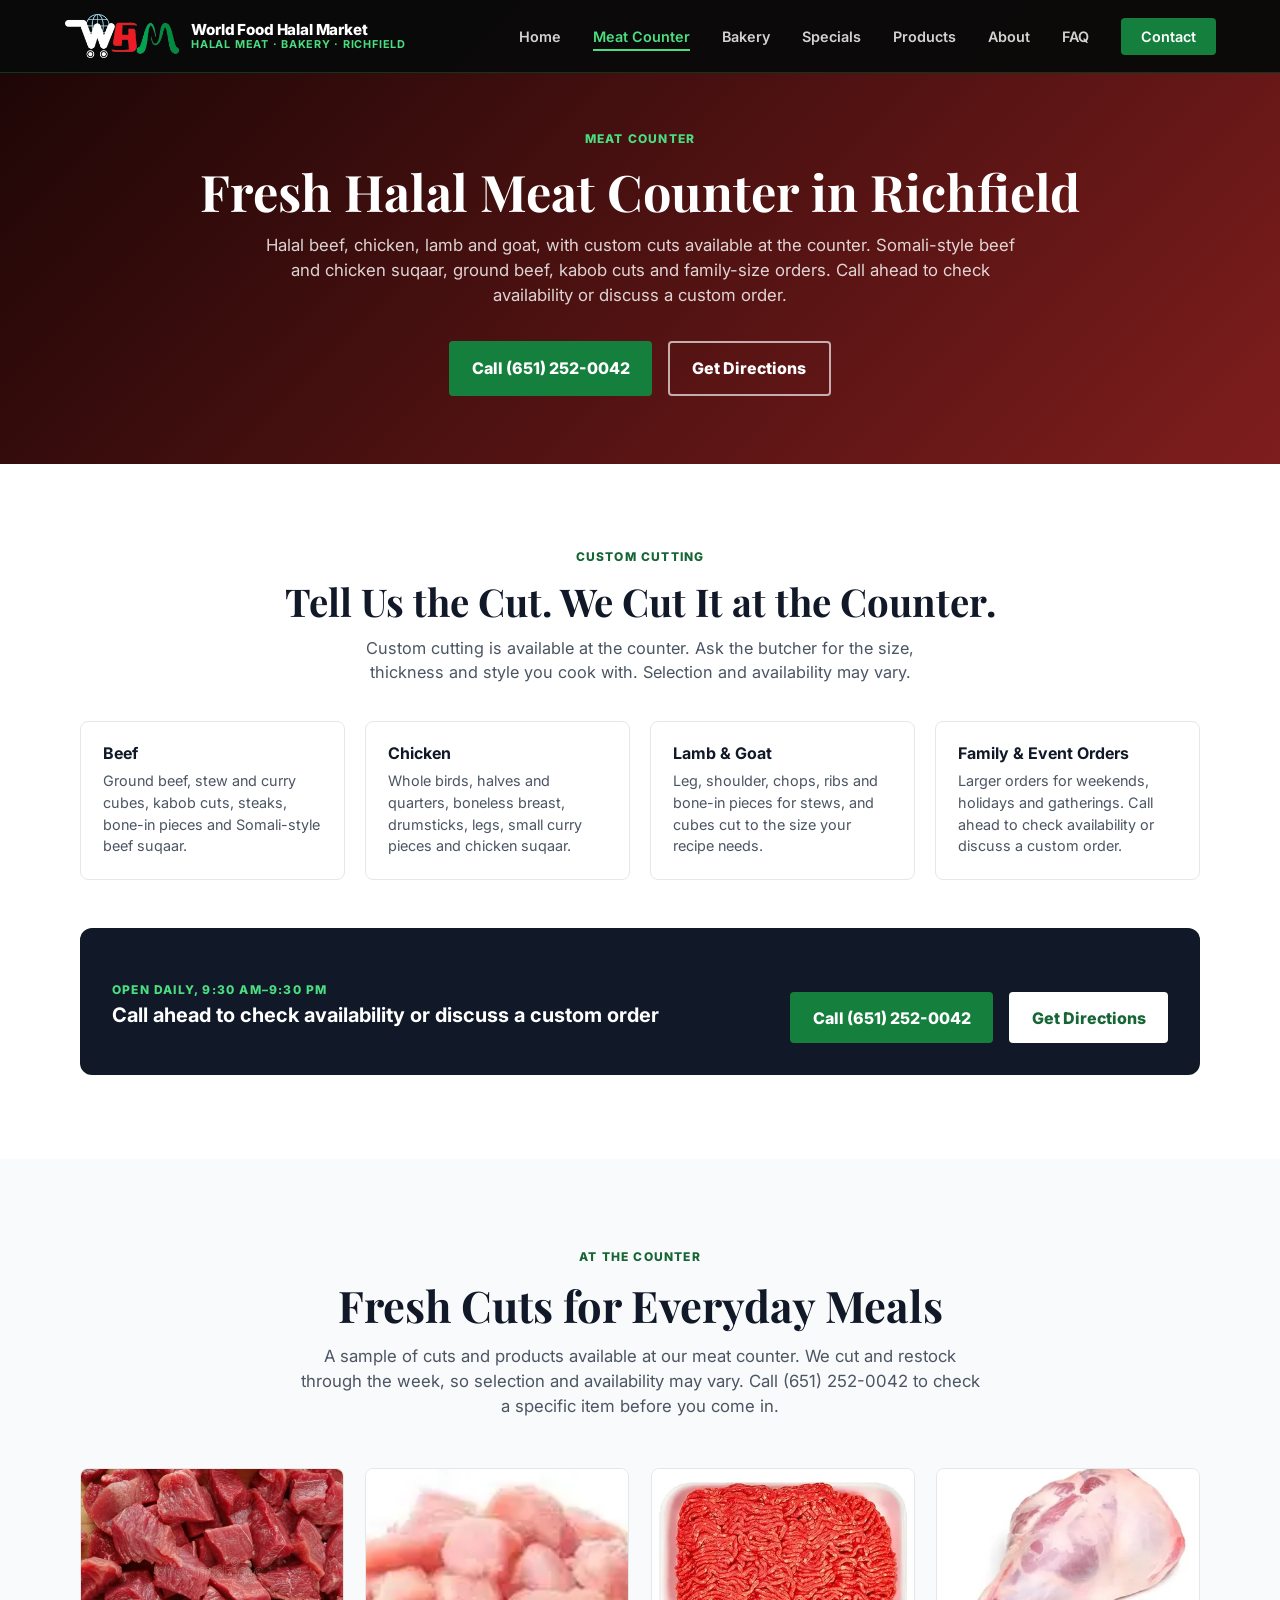
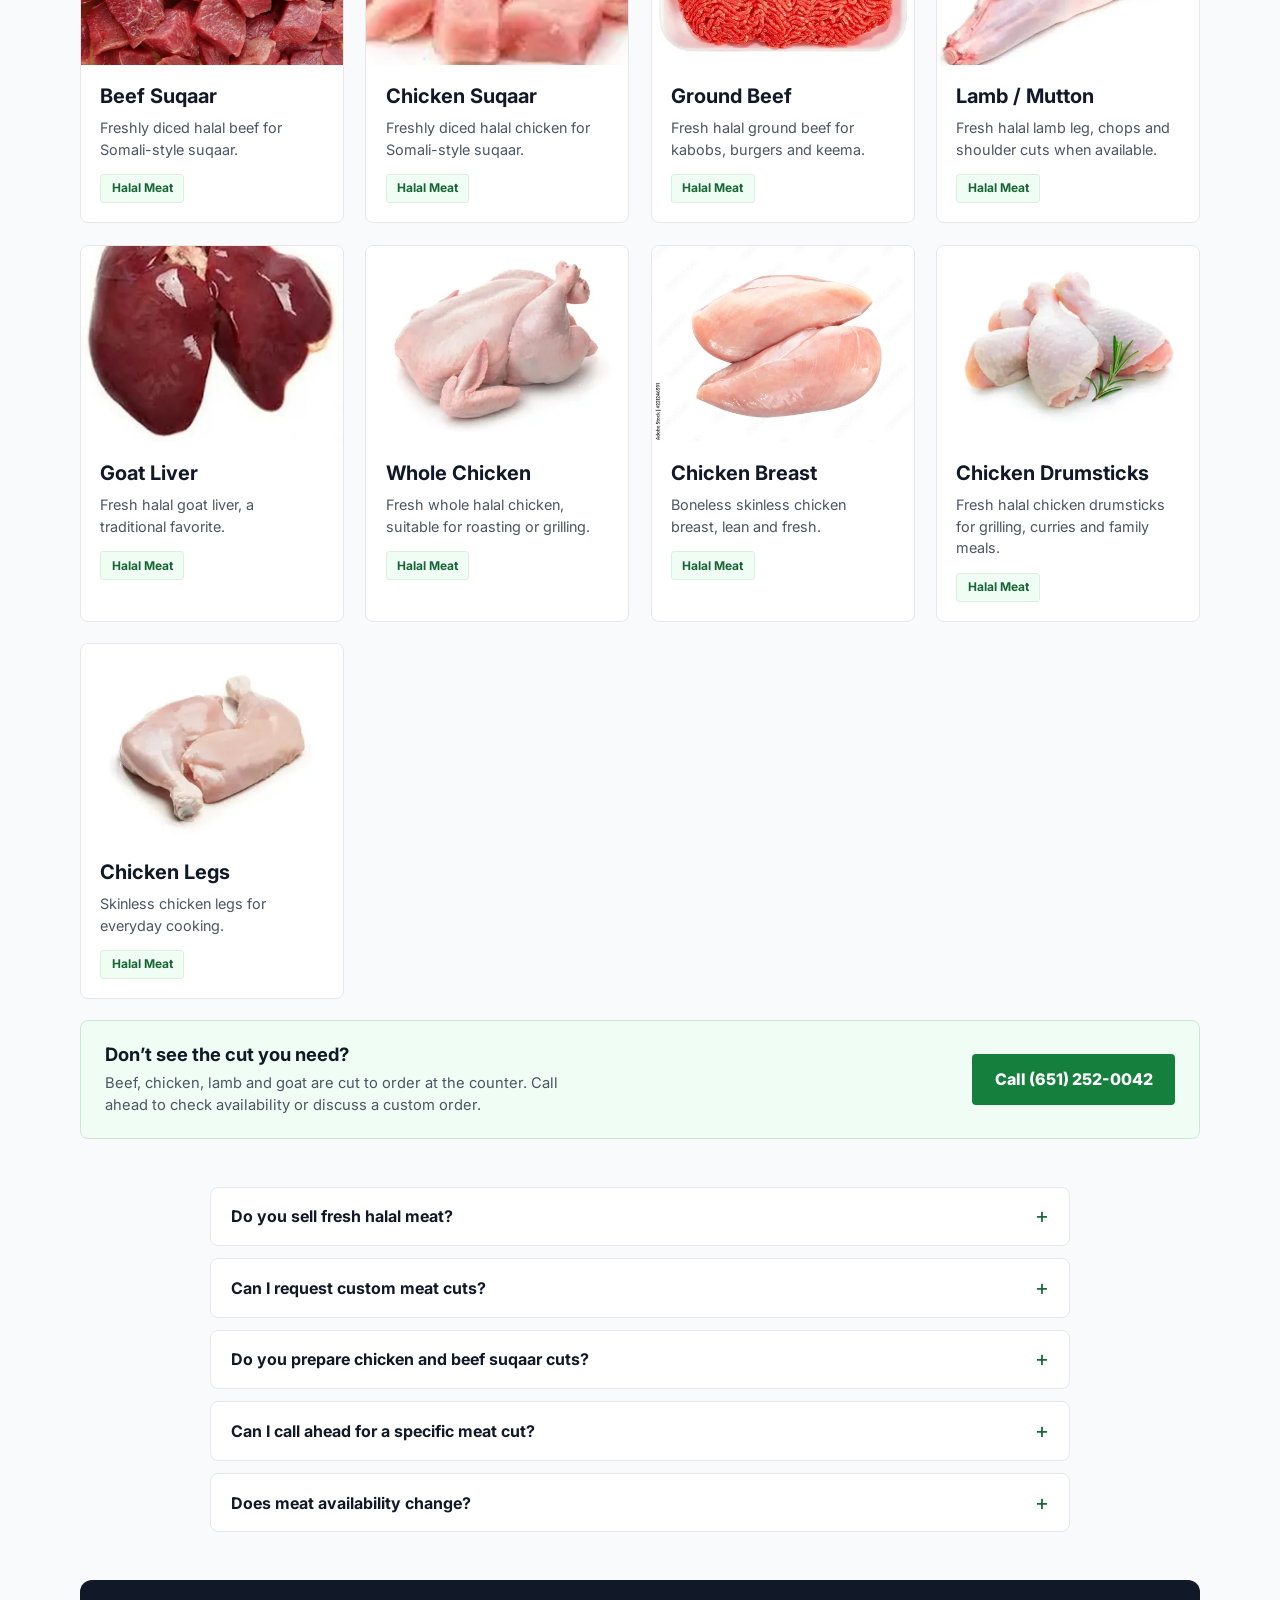
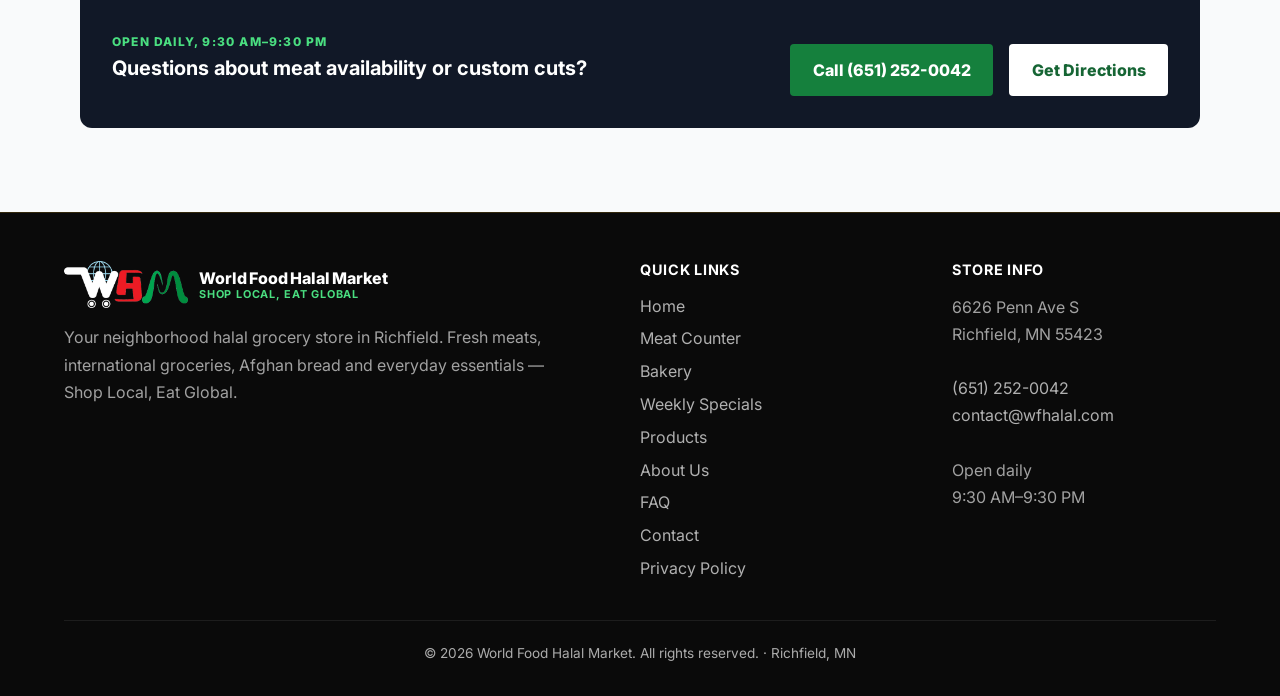
<file: halal-meat-richfield/index.html>
<!DOCTYPE html>
    <html lang="en">
        <head>
      <meta charset="UTF-8"/>
      <meta name="viewport" content="width=device-width, initial-scale=1.0"/>
      <title>Halal Meat Counter & Custom Cuts in Richfield, MN | World Food Halal Market</title>
      <meta name="description" content="Fresh halal beef, chicken, lamb and goat in Richfield, MN. Custom cuts and Somali-style beef and chicken suqaar. Call ahead to check availability."/>
      <link rel="canonical" href="https://wfhalal.com/halal-meat-richfield/"/>
      <link rel="icon" type="image/png" sizes="32x32" href="/assets/images/favicon-32.png"/>
      <link rel="apple-touch-icon" href="/assets/images/favicon-180.png"/>
      <meta name="theme-color" content="#0a0a0a"/>
      <meta property="og:type" content="website"/>
      <meta property="og:title" content="Halal Meat Counter & Custom Cuts in Richfield, MN | World Food Halal Market"/>
      <meta property="og:description" content="Fresh halal beef, chicken, lamb and goat in Richfield, MN. Custom cuts and Somali-style beef and chicken suqaar. Call ahead to check availability."/>
      <meta property="og:url" content="https://wfhalal.com/halal-meat-richfield/"/>
      <meta property="og:image" content="https://wfhalal.com/assets/images/meat_chicken_whole.jpg"/>
      <meta name="twitter:card" content="summary_large_image"/>
      <meta name="google-site-verification" content="nXqBVBU4fYubQ47Bj9Bj1c1EI0HVz5sxzv_7tlZRNRk"/>
      <script async src="https://www.googletagmanager.com/gtag/js?id=G-ZPPYXEC9VF"></script>
      <script>
        window.dataLayer = window.dataLayer || [];
        function gtag(){dataLayer.push(arguments);}
        gtag('js', new Date());
        gtag('config', 'G-ZPPYXEC9VF');
      </script>
      <script type="application/ld+json">
{
  "@context": "https://schema.org",
  "@type": ["GroceryStore", "LocalBusiness"],
  "@id": "https://wfhalal.com/#store",
  "name": "World Food Halal Market",
  "description": "Family-owned halal grocery store in Richfield with fresh halal meat, Afghan bread, produce and international groceries.",
  "url": "https://wfhalal.com/",
  "telephone": "+16512520042",
  "email": "contact@wfhalal.com",
  "image": "https://wfhalal.com/assets/images/storefront.jpg",
  "address": {
    "@type": "PostalAddress",
    "streetAddress": "6626 Penn Ave S",
    "addressLocality": "Richfield",
    "addressRegion": "MN",
    "postalCode": "55423",
    "addressCountry": "US"
  },
  "geo": {
    "@type": "GeoCoordinates",
    "latitude": 44.882835,
    "longitude": -93.306617
  },
  "openingHoursSpecification": {
    "@type": "OpeningHoursSpecification",
    "dayOfWeek": ["Monday", "Tuesday", "Wednesday", "Thursday", "Friday", "Saturday", "Sunday"],
    "opens": "09:30",
    "closes": "21:30"
  },
  "paymentAccepted": "Cash, credit card, debit card, EBT, SNAP"
}
</script>
      <link rel="preconnect" href="https://fonts.googleapis.com"/>
      <link rel="preconnect" href="https://fonts.gstatic.com" crossorigin/>
      <link href="https://fonts.googleapis.com/css2?family=Playfair+Display:wght@700;900&family=Inter:wght@300;400;500;600;700&display=swap" rel="stylesheet"/>
      <link rel="stylesheet" href="/assets/css/styles.css"/>
      <script src="/assets/js/main.js" defer></script>
    </head>

    <body data-page="meat">
      <a class="skip-link" href="#main">Skip to content</a>
      <header class="site-header">
        <nav class="site-nav" aria-label="Primary navigation">
          <a class="brand" href="/" aria-label="World Food Halal Market home">
            <picture><source srcset="/assets/images/logo-mark-light.webp" type="image/webp"/><img src="/assets/images/logo-mark-light.png" alt="" width="420" height="162" decoding="async" class="brand-logo"/></picture>
            <span class="brand-text"><span class="brand-name">World Food Halal Market</span><span class="brand-sub">Halal Meat · Bakery · Richfield</span></span>
          </a>
          <button class="nav-toggle" type="button" aria-label="Open menu" aria-controls="primary-menu" aria-expanded="false">
            <span></span><span></span><span></span>
          </button>
          <ul class="nav-links" id="primary-menu">
            <li><a href="/" class="nav-link">Home</a></li>
        <li><a href="/halal-meat-richfield/" class="nav-link active" aria-current="page">Meat Counter</a></li>
        <li><a href="/afghan-bakery-richfield/" class="nav-link">Bakery</a></li>
        <li><a href="/specials/" class="nav-link">Specials</a></li>
        <li><a href="/products/" class="nav-link">Products</a></li>
        <li><a href="/about/" class="nav-link">About</a></li>
        <li><a href="/faq/" class="nav-link">FAQ</a></li>
        <li><a href="/contact/" class="nav-link nav-cta">Contact</a></li>
          </ul>
        </nav>
      </header>
      <nav class="mobile-cta" aria-label="Quick actions">
        <a class="mcta-call" href="tel:6512520042">Call Store</a>
        <a class="mcta-dir" href="https://www.google.com/maps/dir/?api=1&destination=6626+Penn+Ave+S+Richfield+MN+55423&destination_place_id=ChIJ41SgKgAn9ocRr2k5KAPY2K4" target="_blank" rel="noopener noreferrer">Directions</a>
      </nav>
          <main id="main">
      <section class="page-hero meat-hero">
        <p class="eyebrow">Meat Counter</p>
        <h1>Fresh Halal Meat Counter in Richfield</h1>
        <p>Halal beef, chicken, lamb and goat, with custom cuts available at the counter. Somali-style beef and chicken suqaar, ground beef, kabob cuts and family-size orders. Call ahead to check availability or discuss a custom order.</p>
        <div class="hero-actions center">
          <a class="btn btn-primary" href="tel:6512520042">Call (651) 252-0042</a>
          <a class="btn btn-ghost" href="https://www.google.com/maps/dir/?api=1&destination=6626+Penn+Ave+S+Richfield+MN+55423&destination_place_id=ChIJ41SgKgAn9ocRr2k5KAPY2K4" target="_blank" rel="noopener noreferrer">Get Directions</a>
        </div>
      </section>
      <section class="section">
        <div class="split-heading">
          <p class="eyebrow">Custom Cutting</p>
          <h2>Tell Us the Cut. We Cut It at the Counter.</h2>
          <p>Custom cutting is available at the counter. Ask the butcher for the size, thickness and style you cook with. Selection and availability may vary.</p>
        </div>
        <div class="feature-grid">
          <article>
            <h3>Beef</h3>
            <p>Ground beef, stew and curry cubes, kabob cuts, steaks, bone-in pieces and Somali-style beef suqaar.</p>
          </article>
          <article>
            <h3>Chicken</h3>
            <p>Whole birds, halves and quarters, boneless breast, drumsticks, legs, small curry pieces and chicken suqaar.</p>
          </article>
          <article>
            <h3>Lamb &amp; Goat</h3>
            <p>Leg, shoulder, chops, ribs and bone-in pieces for stews, and cubes cut to the size your recipe needs.</p>
          </article>
          <article>
            <h3>Family &amp; Event Orders</h3>
            <p>Larger orders for weekends, holidays and gatherings. Call ahead to check availability or discuss a custom order.</p>
          </article>
        </div>
        <div class="cta-band">
          <div>
            <p class="eyebrow">Open daily, 9:30 AM–9:30 PM</p>
            <h2>Call ahead to check availability or discuss a custom order</h2>
          </div>
          <div class="cta-row">
            <a class="btn btn-primary" href="tel:6512520042">Call (651) 252-0042</a>
            <a class="btn btn-secondary" href="https://www.google.com/maps/dir/?api=1&destination=6626+Penn+Ave+S+Richfield+MN+55423&destination_place_id=ChIJ41SgKgAn9ocRr2k5KAPY2K4" target="_blank" rel="noopener noreferrer">Get Directions</a>
          </div>
        </div>
      </section>
      <section class="section categories">
        <div class="section-heading">
          <p class="eyebrow">At the Counter</p>
          <h2>Fresh Cuts for Everyday Meals</h2>
          <p>A sample of cuts and products available at our meat counter. We cut and restock through the week, so selection and availability may vary. Call (651) 252-0042 to check a specific item before you come in.</p>
        </div>
        <div class="products-grid">
          <article class="product-card">
  <picture><source srcset="/assets/images/beef_suqaar.webp" type="image/webp"/><img src="/assets/images/beef_suqaar.png" alt="Beef Suqaar" width="992" height="662" decoding="async" loading="lazy"/></picture>
  <div class="product-body">
    <h3>Beef Suqaar</h3>
    <p>Freshly diced halal beef for Somali-style suqaar.</p>
    <span class="tag">Halal Meat</span>
  </div>
</article>
<article class="product-card">
  <picture><source srcset="/assets/images/chicken_suqaar.webp" type="image/webp"/><img src="/assets/images/chicken_suqaar.jpg" alt="Chicken Suqaar" width="218" height="123" decoding="async" loading="lazy"/></picture>
  <div class="product-body">
    <h3>Chicken Suqaar</h3>
    <p>Freshly diced halal chicken for Somali-style suqaar.</p>
    <span class="tag">Halal Meat</span>
  </div>
</article>
<article class="product-card">
  <picture><source srcset="/assets/images/meat_ground_beef-400.webp 400w, /assets/images/meat_ground_beef.webp 500w" sizes="(max-width: 480px) calc(100vw - 2rem), (max-width: 900px) 46vw, 280px" type="image/webp"/><img src="/assets/images/meat_ground_beef.jpg" alt="Ground Beef" width="500" height="500" decoding="async" loading="lazy"/></picture>
  <div class="product-body">
    <h3>Ground Beef</h3>
    <p>Fresh halal ground beef for kabobs, burgers and keema.</p>
    <span class="tag">Halal Meat</span>
  </div>
</article>
<article class="product-card">
  <picture><source srcset="/assets/images/meat_lamb-400.webp 400w, /assets/images/meat_lamb.webp 565w" sizes="(max-width: 480px) calc(100vw - 2rem), (max-width: 900px) 46vw, 280px" type="image/webp"/><img src="/assets/images/meat_lamb.png" alt="Lamb / Mutton" width="565" height="565" decoding="async" loading="lazy"/></picture>
  <div class="product-body">
    <h3>Lamb / Mutton</h3>
    <p>Fresh halal lamb leg, chops and shoulder cuts when available.</p>
    <span class="tag">Halal Meat</span>
  </div>
</article>
<article class="product-card">
  <picture><source srcset="/assets/images/meat_goat_liver-400.webp 400w, /assets/images/meat_goat_liver.webp 640w" sizes="(max-width: 480px) calc(100vw - 2rem), (max-width: 900px) 46vw, 280px" type="image/webp"/><img src="/assets/images/meat_goat_liver.jpg" alt="Goat Liver" width="640" height="640" decoding="async" loading="lazy"/></picture>
  <div class="product-body">
    <h3>Goat Liver</h3>
    <p>Fresh halal goat liver, a traditional favorite.</p>
    <span class="tag">Halal Meat</span>
  </div>
</article>
<article class="product-card">
  <picture><source srcset="/assets/images/meat_chicken_whole-400.webp 400w, /assets/images/meat_chicken_whole-800.webp 800w, /assets/images/meat_chicken_whole.webp 1000w" sizes="(max-width: 480px) calc(100vw - 2rem), (max-width: 900px) 46vw, 280px" type="image/webp"/><img src="/assets/images/meat_chicken_whole.jpg" alt="Whole Chicken" width="1000" height="736" decoding="async" loading="lazy"/></picture>
  <div class="product-body">
    <h3>Whole Chicken</h3>
    <p>Fresh whole halal chicken, suitable for roasting or grilling.</p>
    <span class="tag">Halal Meat</span>
  </div>
</article>
<article class="product-card">
  <picture><source srcset="/assets/images/meat_chicken_breast.webp" type="image/webp"/><img src="/assets/images/meat_chicken_breast.jpg" alt="Chicken Breast" width="1000" height="762" decoding="async" loading="lazy"/></picture>
  <div class="product-body">
    <h3>Chicken Breast</h3>
    <p>Boneless skinless chicken breast, lean and fresh.</p>
    <span class="tag">Halal Meat</span>
  </div>
</article>
<article class="product-card">
  <picture><source srcset="/assets/images/meat_drumstick-400.webp 400w, /assets/images/meat_drumstick-800.webp 800w, /assets/images/meat_drumstick.webp 1000w" sizes="(max-width: 480px) calc(100vw - 2rem), (max-width: 900px) 46vw, 280px" type="image/webp"/><img src="/assets/images/meat_drumstick.jpg" alt="Chicken Drumsticks" width="1000" height="1000" decoding="async" loading="lazy"/></picture>
  <div class="product-body">
    <h3>Chicken Drumsticks</h3>
    <p>Fresh halal chicken drumsticks for grilling, curries and family meals.</p>
    <span class="tag">Halal Meat</span>
  </div>
</article>
<article class="product-card">
  <picture><source srcset="/assets/images/meat_chicken_legs-400.webp 400w, /assets/images/meat_chicken_legs-800.webp 800w, /assets/images/meat_chicken_legs.webp 960w" sizes="(max-width: 480px) calc(100vw - 2rem), (max-width: 900px) 46vw, 280px" type="image/webp"/><img src="/assets/images/meat_chicken_legs.jpg" alt="Chicken Legs" width="960" height="640" decoding="async" loading="lazy"/></picture>
  <div class="product-body">
    <h3>Chicken Legs</h3>
    <p>Skinless chicken legs for everyday cooking.</p>
    <span class="tag">Halal Meat</span>
  </div>
</article>
<article class="product-card ask-card">
  <div class="product-body">
    <div class="ask-copy">
      <h3>Don&#8217;t see the cut you need?</h3>
      <p>Beef, chicken, lamb and goat are cut to order at the counter. Call ahead to check availability or discuss a custom order.</p>
    </div>
    <a class="btn btn-primary" href="tel:6512520042">Call (651) 252-0042</a>
  </div>
</article>
        </div>
        <div class="faq-list faq-inline">
          <details class="faq-item">
            <summary>Do you sell fresh halal meat?</summary>
            <p>Yes. The counter carries fresh halal beef, chicken, lamb and goat. Selection and availability may vary.</p>
          </details>
          <details class="faq-item">
            <summary>Can I request custom meat cuts?</summary>
            <p>Yes. Custom cuts are available at the counter. Ask for the cut, thickness and portion size you need.</p>
          </details>
          <details class="faq-item">
            <summary>Do you prepare chicken and beef suqaar cuts?</summary>
            <p>Yes. Somali-style beef and chicken suqaar cuts are prepared at the counter. Call ahead to check availability.</p>
          </details>
          <details class="faq-item">
            <summary>Can I call ahead for a specific meat cut?</summary>
            <p>Yes. Call (651) 252-0042 to check availability or discuss a custom order.</p>
          </details>
          <details class="faq-item">
            <summary>Does meat availability change?</summary>
            <p>Yes. Selection and availability may vary. Call ahead to check availability.</p>
          </details>
        </div>
        <div class="cta-band">
  <div>
    <p class="eyebrow">Open daily, 9:30 AM–9:30 PM</p>
    <h2>Questions about meat availability or custom cuts?</h2>
  </div>
  <div class="cta-row">
    <a class="btn btn-primary" href="tel:6512520042">Call (651) 252-0042</a>
    <a class="btn btn-secondary" href="https://www.google.com/maps/dir/?api=1&destination=6626+Penn+Ave+S+Richfield+MN+55423&destination_place_id=ChIJ41SgKgAn9ocRr2k5KAPY2K4" target="_blank" rel="noopener noreferrer">Get Directions</a>
  </div>
</div>

      </section>
    </main>



      <footer class="site-footer">
        <div class="footer-grid">
          <div>
            <a class="footer-logo" href="/" aria-label="World Food Halal Market home">
              <picture><source srcset="/assets/images/logo-mark-light.webp" type="image/webp"/><img src="/assets/images/logo-mark-light.png" alt="" width="420" height="162" decoding="async" class="footer-logo-img" loading="lazy"/></picture>
              <span class="brand-text"><span class="brand-name">World Food Halal Market</span><span class="brand-sub">Shop Local, Eat Global</span></span>
            </a>
            <p class="footer-desc">Your neighborhood halal grocery store in Richfield. Fresh meats, international groceries, Afghan bread and everyday essentials — Shop Local, Eat Global.</p>
          </div>
          <div class="footer-col">
            <h2>Quick Links</h2>
            <ul>
              <li><a href="/">Home</a></li>
              <li><a href="/halal-meat-richfield/">Meat Counter</a></li>
              <li><a href="/afghan-bakery-richfield/">Bakery</a></li>
              <li><a href="/specials/">Weekly Specials</a></li>
              <li><a href="/products/">Products</a></li>
              <li><a href="/about/">About Us</a></li>
              <li><a href="/faq/">FAQ</a></li>
              <li><a href="/contact/">Contact</a></li>
              <li><a href="/privacy-policy/">Privacy Policy</a></li>
            </ul>
          </div>
          <div class="footer-col">
            <h2>Store Info</h2>
            <address>
              6626 Penn Ave S<br/>
              Richfield, MN 55423<br/><br/>
              <a href="tel:6512520042">(651) 252-0042</a><br/>
              <a href="mailto:contact@wfhalal.com">contact@wfhalal.com</a><br/><br/>
              Open daily<br/>
              9:30 AM–9:30 PM
            </address>
          </div>
        </div>
        <div class="footer-bottom">
          <p>© <span data-current-year>2026</span> World Food Halal Market. All rights reserved. · Richfield, MN</p>
        </div>
      </footer>
    </body>
    </html>
</file>
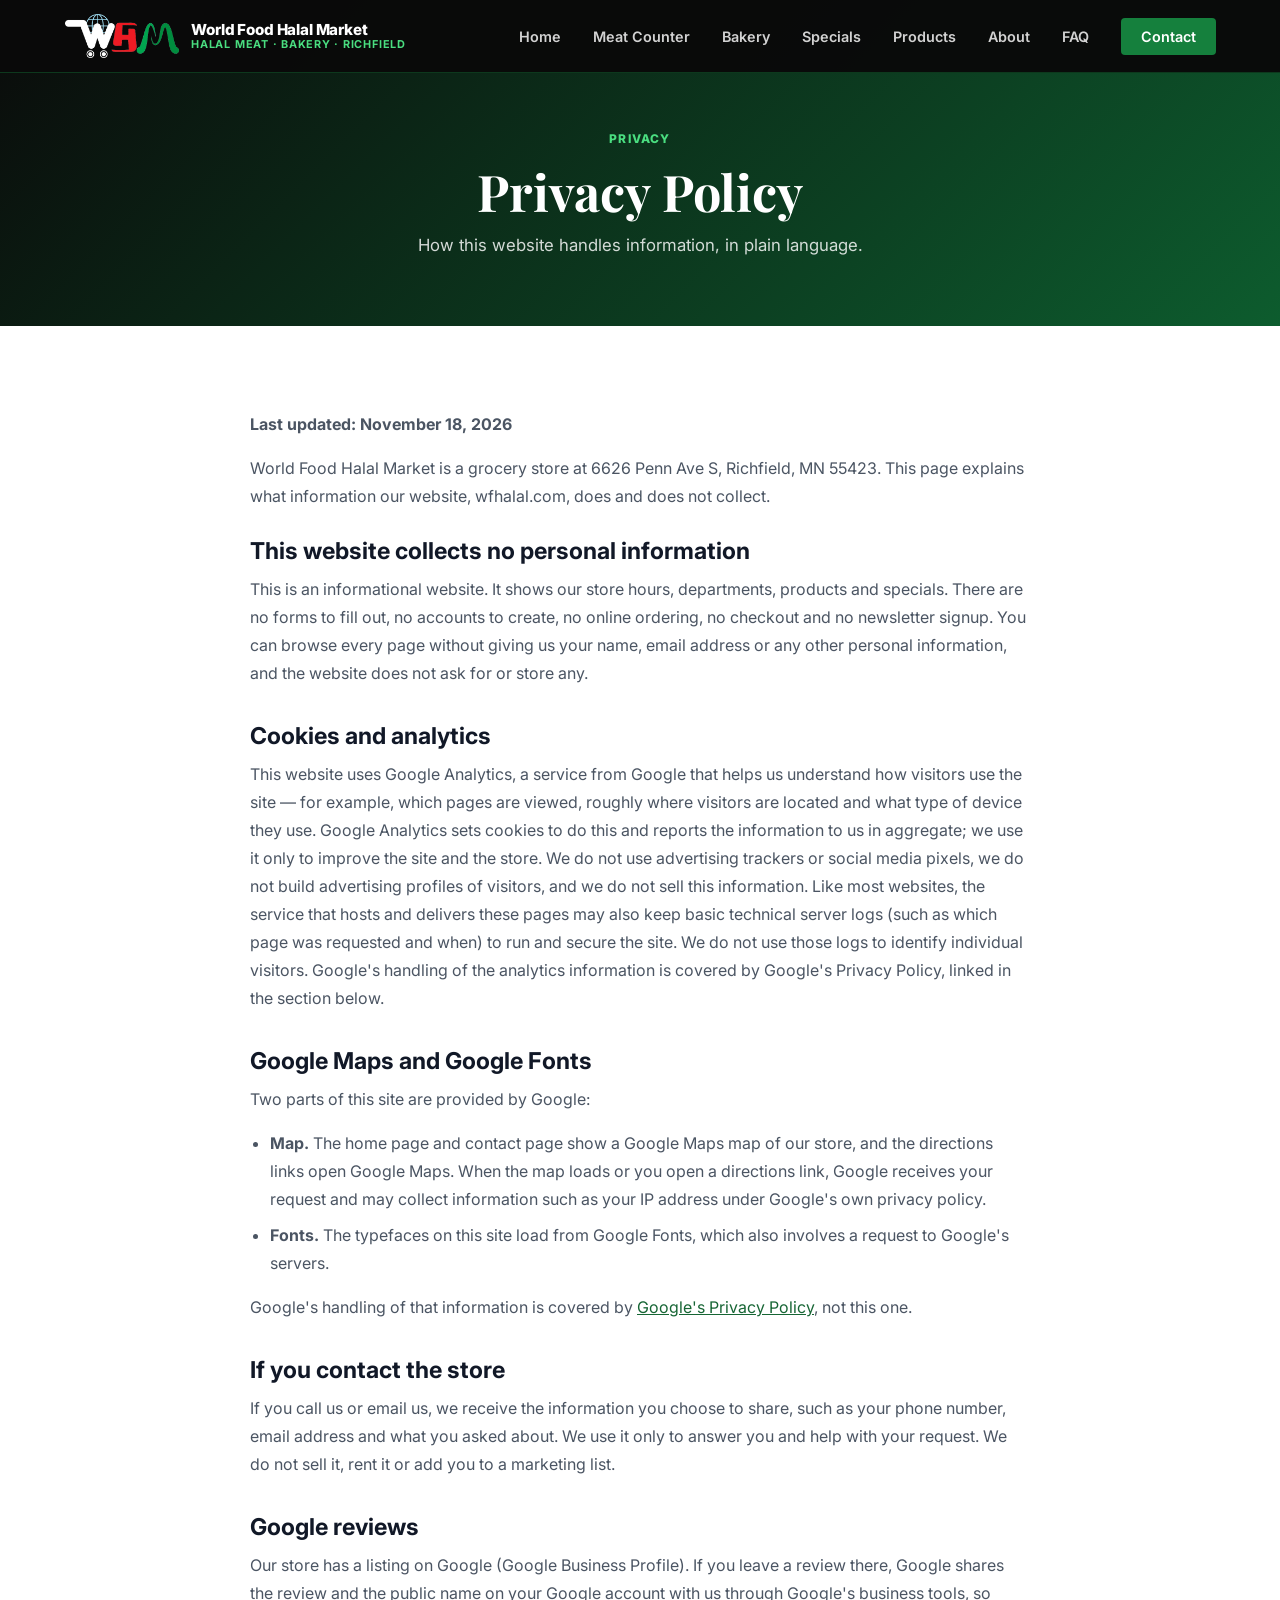
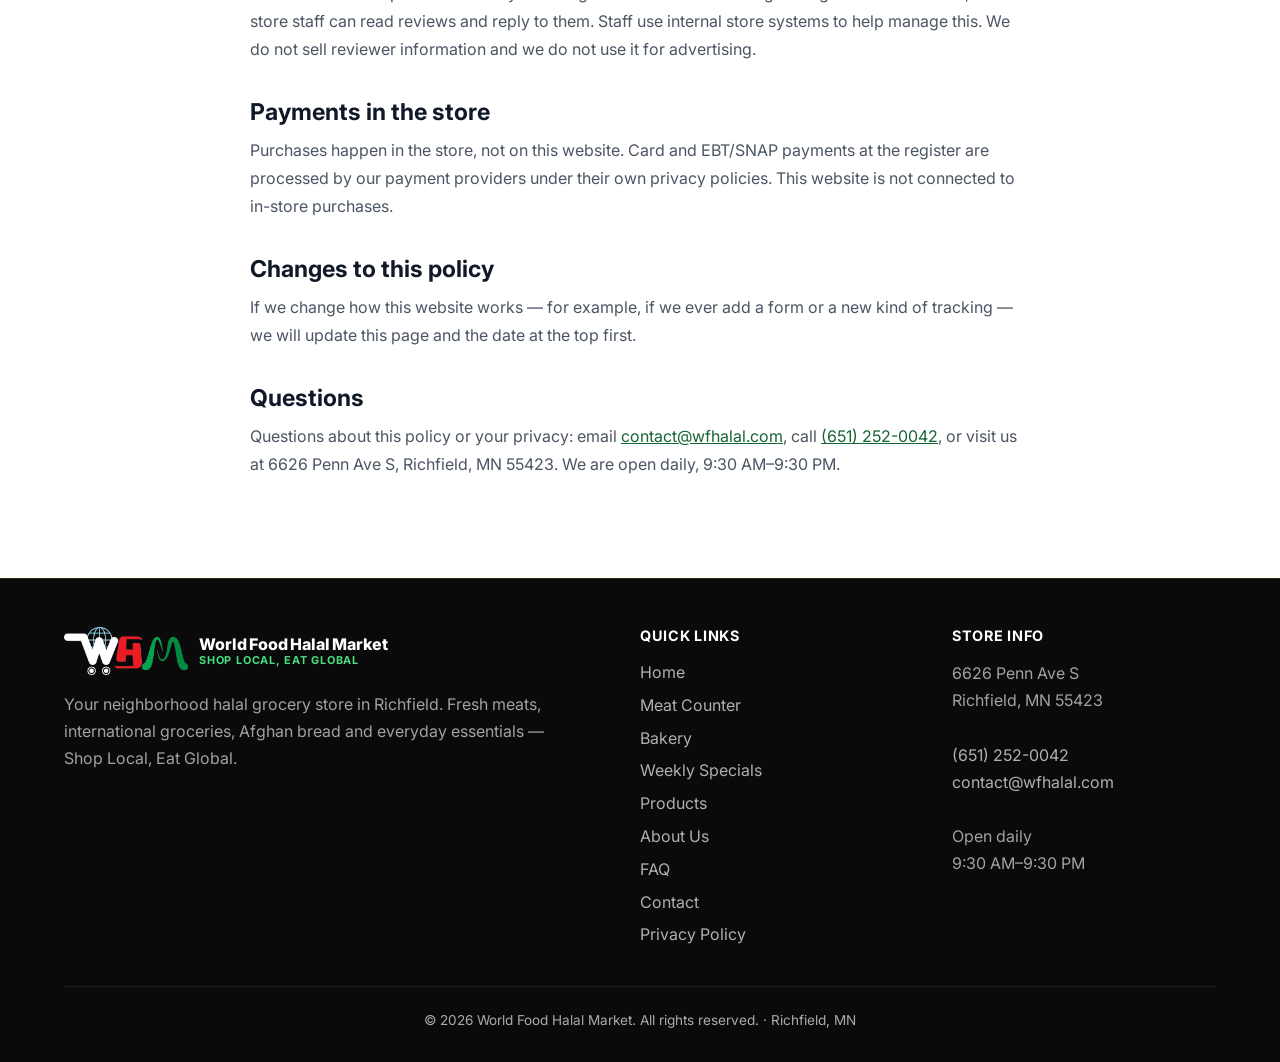
<file: privacy-policy/index.html>
<!DOCTYPE html>
<html lang="en">
    <head>
  <meta charset="UTF-8"/>
  <meta name="viewport" content="width=device-width, initial-scale=1.0"/>
  <title>Privacy Policy | World Food Halal Market</title>
  <meta name="description" content="Privacy policy for the World Food Halal Market website in Richfield, MN. This site is informational only: no forms and no accounts. It uses Google Analytics to understand how visitors use the site."/>
  <link rel="canonical" href="https://wfhalal.com/privacy-policy/"/>
  <link rel="icon" type="image/png" sizes="32x32" href="/assets/images/favicon-32.png"/>
  <link rel="apple-touch-icon" href="/assets/images/favicon-180.png"/>
  <meta name="theme-color" content="#0a0a0a"/>
  <meta property="og:type" content="website"/>
  <meta property="og:title" content="Privacy Policy | World Food Halal Market"/>
  <meta property="og:description" content="How the World Food Halal Market website handles information: it collects no personal information directly, and uses Google Analytics to understand visits in aggregate."/>
  <meta property="og:url" content="https://wfhalal.com/privacy-policy/"/>
  <meta property="og:image" content="https://wfhalal.com/assets/images/storefront.jpg"/>
  <meta name="twitter:card" content="summary_large_image"/>
  <meta name="google-site-verification" content="nXqBVBU4fYubQ47Bj9Bj1c1EI0HVz5sxzv_7tlZRNRk"/>
  <script async src="https://www.googletagmanager.com/gtag/js?id=G-ZPPYXEC9VF"></script>
  <script>
    window.dataLayer = window.dataLayer || [];
    function gtag(){dataLayer.push(arguments);}
    gtag('js', new Date());
    gtag('config', 'G-ZPPYXEC9VF');
  </script>
  <script type="application/ld+json">
{
  "@context": "https://schema.org",
  "@type": ["GroceryStore", "LocalBusiness"],
  "@id": "https://wfhalal.com/#store",
  "name": "World Food Halal Market",
  "description": "Family-owned halal grocery store in Richfield with fresh halal meat, Afghan bread, produce and international groceries.",
  "url": "https://wfhalal.com/",
  "telephone": "+16512520042",
  "email": "contact@wfhalal.com",
  "image": "https://wfhalal.com/assets/images/storefront.jpg",
  "address": {
    "@type": "PostalAddress",
    "streetAddress": "6626 Penn Ave S",
    "addressLocality": "Richfield",
    "addressRegion": "MN",
    "postalCode": "55423",
    "addressCountry": "US"
  },
  "geo": {
    "@type": "GeoCoordinates",
    "latitude": 44.882835,
    "longitude": -93.306617
  },
  "openingHoursSpecification": {
    "@type": "OpeningHoursSpecification",
    "dayOfWeek": ["Monday", "Tuesday", "Wednesday", "Thursday", "Friday", "Saturday", "Sunday"],
    "opens": "09:30",
    "closes": "21:30"
  },
  "paymentAccepted": "Cash, credit card, debit card, EBT, SNAP"
}
</script>
  <link rel="preconnect" href="https://fonts.googleapis.com"/>
  <link rel="preconnect" href="https://fonts.gstatic.com" crossorigin/>
  <link href="https://fonts.googleapis.com/css2?family=Playfair+Display:wght@700;900&family=Inter:wght@300;400;500;600;700&display=swap" rel="stylesheet"/>
  <link rel="stylesheet" href="/assets/css/styles.css"/>
  <script src="/assets/js/main.js" defer></script>
</head>

<body data-page="privacy-policy">
  <a class="skip-link" href="#main">Skip to content</a>
  <header class="site-header">
    <nav class="site-nav" aria-label="Primary navigation">
      <a class="brand" href="/" aria-label="World Food Halal Market home">
        <picture><source srcset="/assets/images/logo-mark-light.webp" type="image/webp"/><img src="/assets/images/logo-mark-light.png" alt="" width="420" height="162" decoding="async" class="brand-logo"/></picture>
        <span class="brand-text"><span class="brand-name">World Food Halal Market</span><span class="brand-sub">Halal Meat · Bakery · Richfield</span></span>
      </a>
      <button class="nav-toggle" type="button" aria-label="Open menu" aria-controls="primary-menu" aria-expanded="false">
        <span></span><span></span><span></span>
      </button>
      <ul class="nav-links" id="primary-menu">
        <li><a href="/" class="nav-link">Home</a></li>
        <li><a href="/halal-meat-richfield/" class="nav-link">Meat Counter</a></li>
        <li><a href="/afghan-bakery-richfield/" class="nav-link">Bakery</a></li>
        <li><a href="/specials/" class="nav-link">Specials</a></li>
        <li><a href="/products/" class="nav-link">Products</a></li>
        <li><a href="/about/" class="nav-link">About</a></li>
        <li><a href="/faq/" class="nav-link">FAQ</a></li>
        <li><a href="/contact/" class="nav-link nav-cta">Contact</a></li>
      </ul>
    </nav>
  </header>
  <nav class="mobile-cta" aria-label="Quick actions">
    <a class="mcta-call" href="tel:6512520042">Call Store</a>
    <a class="mcta-dir" href="https://www.google.com/maps/dir/?api=1&destination=6626+Penn+Ave+S+Richfield+MN+55423&destination_place_id=ChIJ41SgKgAn9ocRr2k5KAPY2K4" target="_blank" rel="noopener noreferrer">Directions</a>
  </nav>
  <main id="main">
  <section class="page-hero">
    <p class="eyebrow">Privacy</p>
    <h1>Privacy Policy</h1>
    <p>How this website handles information, in plain language.</p>
  </section>
  <section class="section">
    <div class="policy-wrap">
      <p><strong>Last updated: November 18, 2026</strong></p>
      <p>World Food Halal Market is a grocery store at 6626 Penn Ave S, Richfield, MN 55423. This page explains what information our website, wfhalal.com, does and does not collect.</p>

      <h2>This website collects no personal information</h2>
      <p>This is an informational website. It shows our store hours, departments, products and specials. There are no forms to fill out, no accounts to create, no online ordering, no checkout and no newsletter signup. You can browse every page without giving us your name, email address or any other personal information, and the website does not ask for or store any.</p>

      <h2>Cookies and analytics</h2>
      <p>This website uses Google Analytics, a service from Google that helps us understand how visitors use the site — for example, which pages are viewed, roughly where visitors are located and what type of device they use. Google Analytics sets cookies to do this and reports the information to us in aggregate; we use it only to improve the site and the store. We do not use advertising trackers or social media pixels, we do not build advertising profiles of visitors, and we do not sell this information. Like most websites, the service that hosts and delivers these pages may also keep basic technical server logs (such as which page was requested and when) to run and secure the site. We do not use those logs to identify individual visitors. Google's handling of the analytics information is covered by Google's Privacy Policy, linked in the section below.</p>

      <h2>Google Maps and Google Fonts</h2>
      <p>Two parts of this site are provided by Google:</p>
      <ul>
        <li><strong>Map.</strong> The home page and contact page show a Google Maps map of our store, and the directions links open Google Maps. When the map loads or you open a directions link, Google receives your request and may collect information such as your IP address under Google's own privacy policy.</li>
        <li><strong>Fonts.</strong> The typefaces on this site load from Google Fonts, which also involves a request to Google's servers.</li>
      </ul>
      <p>Google's handling of that information is covered by <a href="https://policies.google.com/privacy" target="_blank" rel="noopener noreferrer">Google's Privacy Policy</a>, not this one.</p>

      <h2>If you contact the store</h2>
      <p>If you call us or email us, we receive the information you choose to share, such as your phone number, email address and what you asked about. We use it only to answer you and help with your request. We do not sell it, rent it or add you to a marketing list.</p>

      <h2>Google reviews</h2>
      <p>Our store has a listing on Google (Google Business Profile). If you leave a review there, Google shares the review and the public name on your Google account with us through Google's business tools, so store staff can read reviews and reply to them. Staff use internal store systems to help manage this. We do not sell reviewer information and we do not use it for advertising.</p>

      <h2>Payments in the store</h2>
      <p>Purchases happen in the store, not on this website. Card and EBT/SNAP payments at the register are processed by our payment providers under their own privacy policies. This website is not connected to in-store purchases.</p>

      <h2>Changes to this policy</h2>
      <p>If we change how this website works — for example, if we ever add a form or a new kind of tracking — we will update this page and the date at the top first.</p>

      <h2>Questions</h2>
      <p>Questions about this policy or your privacy: email <a href="mailto:contact@wfhalal.com">contact@wfhalal.com</a>, call <a href="tel:6512520042">(651) 252-0042</a>, or visit us at 6626 Penn Ave S, Richfield, MN 55423. We are open daily, 9:30 AM–9:30 PM.</p>
    </div>
  </section>
</main>

  <footer class="site-footer">
    <div class="footer-grid">
      <div>
        <a class="footer-logo" href="/" aria-label="World Food Halal Market home">
          <picture><source srcset="/assets/images/logo-mark-light.webp" type="image/webp"/><img src="/assets/images/logo-mark-light.png" alt="" width="420" height="162" decoding="async" class="footer-logo-img" loading="lazy"/></picture>
          <span class="brand-text"><span class="brand-name">World Food Halal Market</span><span class="brand-sub">Shop Local, Eat Global</span></span>
        </a>
        <p class="footer-desc">Your neighborhood halal grocery store in Richfield. Fresh meats, international groceries, Afghan bread and everyday essentials — Shop Local, Eat Global.</p>
      </div>
      <div class="footer-col">
        <h2>Quick Links</h2>
        <ul>
          <li><a href="/">Home</a></li>
          <li><a href="/halal-meat-richfield/">Meat Counter</a></li>
          <li><a href="/afghan-bakery-richfield/">Bakery</a></li>
          <li><a href="/specials/">Weekly Specials</a></li>
          <li><a href="/products/">Products</a></li>
          <li><a href="/about/">About Us</a></li>
          <li><a href="/faq/">FAQ</a></li>
          <li><a href="/contact/">Contact</a></li>
          <li><a href="/privacy-policy/">Privacy Policy</a></li>
        </ul>
      </div>
      <div class="footer-col">
        <h2>Store Info</h2>
        <address>
          6626 Penn Ave S<br/>
          Richfield, MN 55423<br/><br/>
          <a href="tel:6512520042">(651) 252-0042</a><br/>
          <a href="mailto:contact@wfhalal.com">contact@wfhalal.com</a><br/><br/>
          Open daily<br/>
          9:30 AM–9:30 PM
        </address>
      </div>
    </div>
    <div class="footer-bottom">
      <p>© <span data-current-year>2026</span> World Food Halal Market. All rights reserved. · Richfield, MN</p>
    </div>
  </footer>
</body>
</html>
</file>
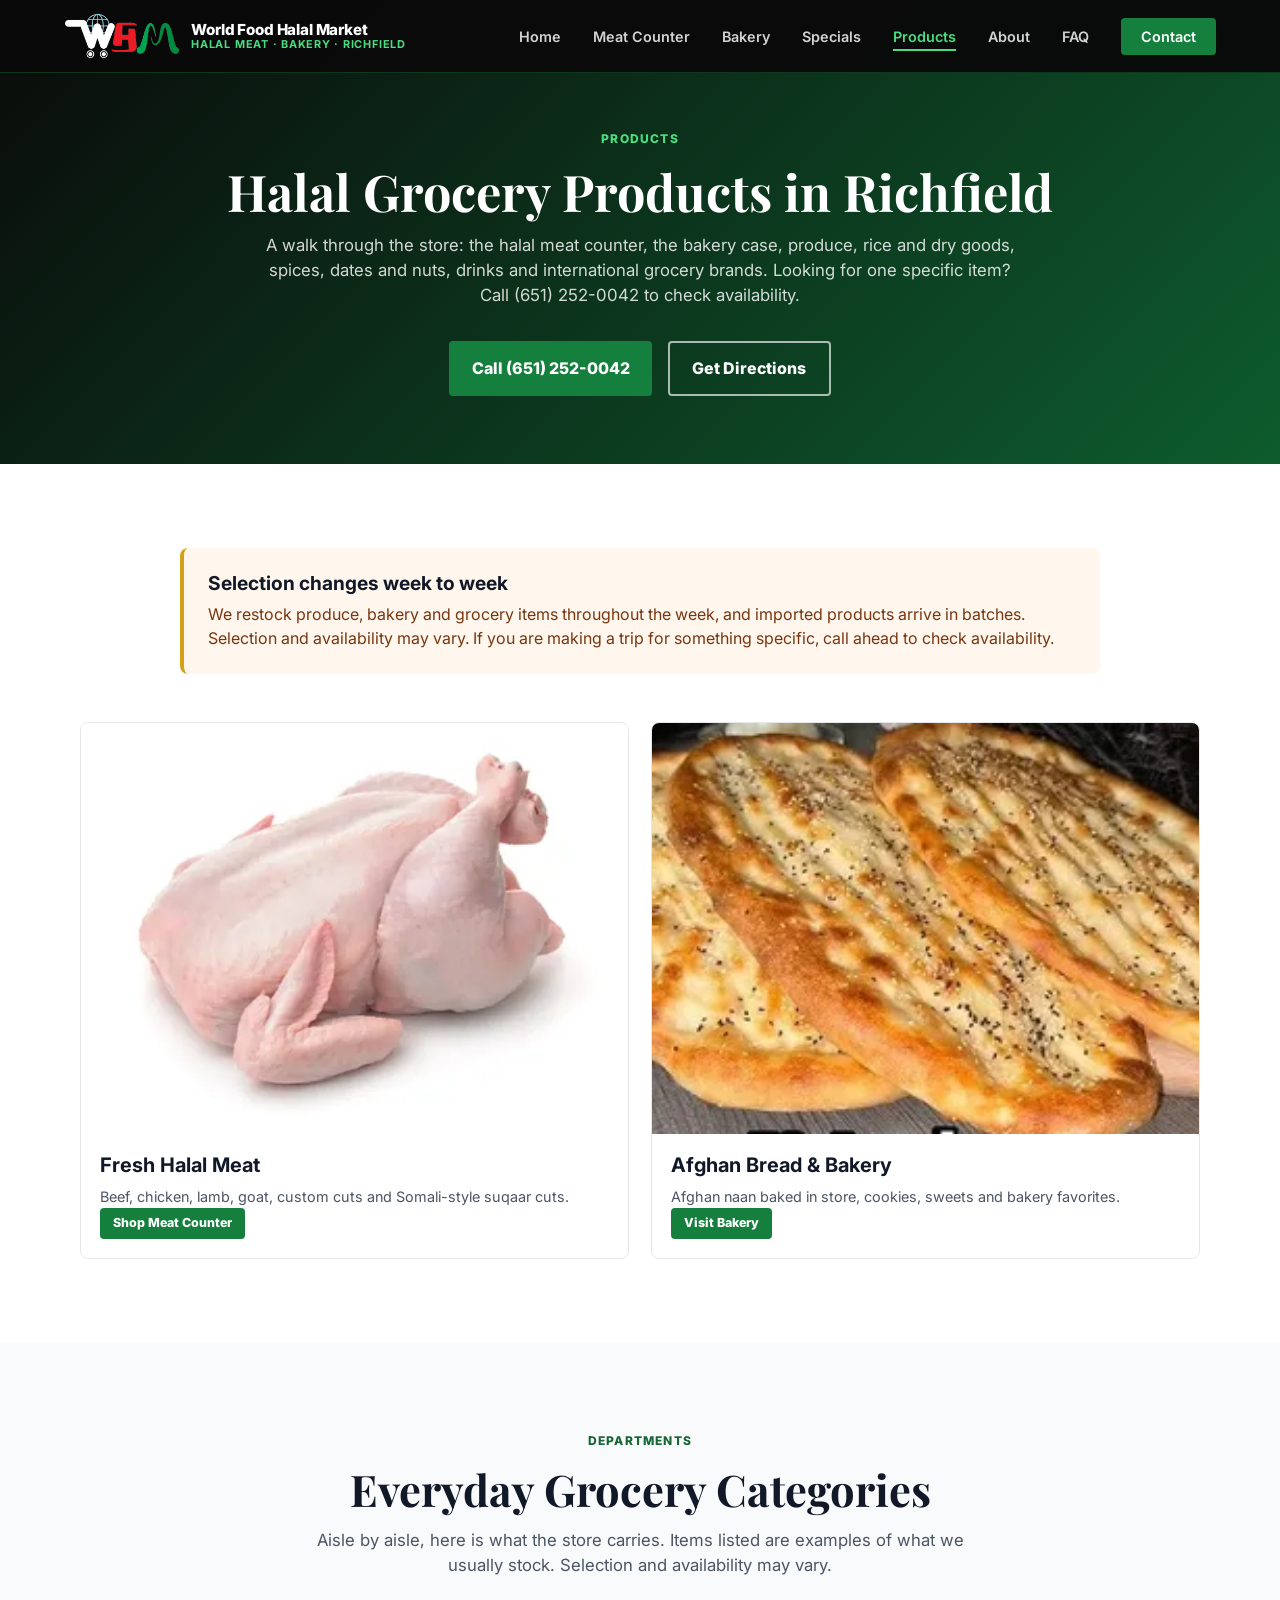
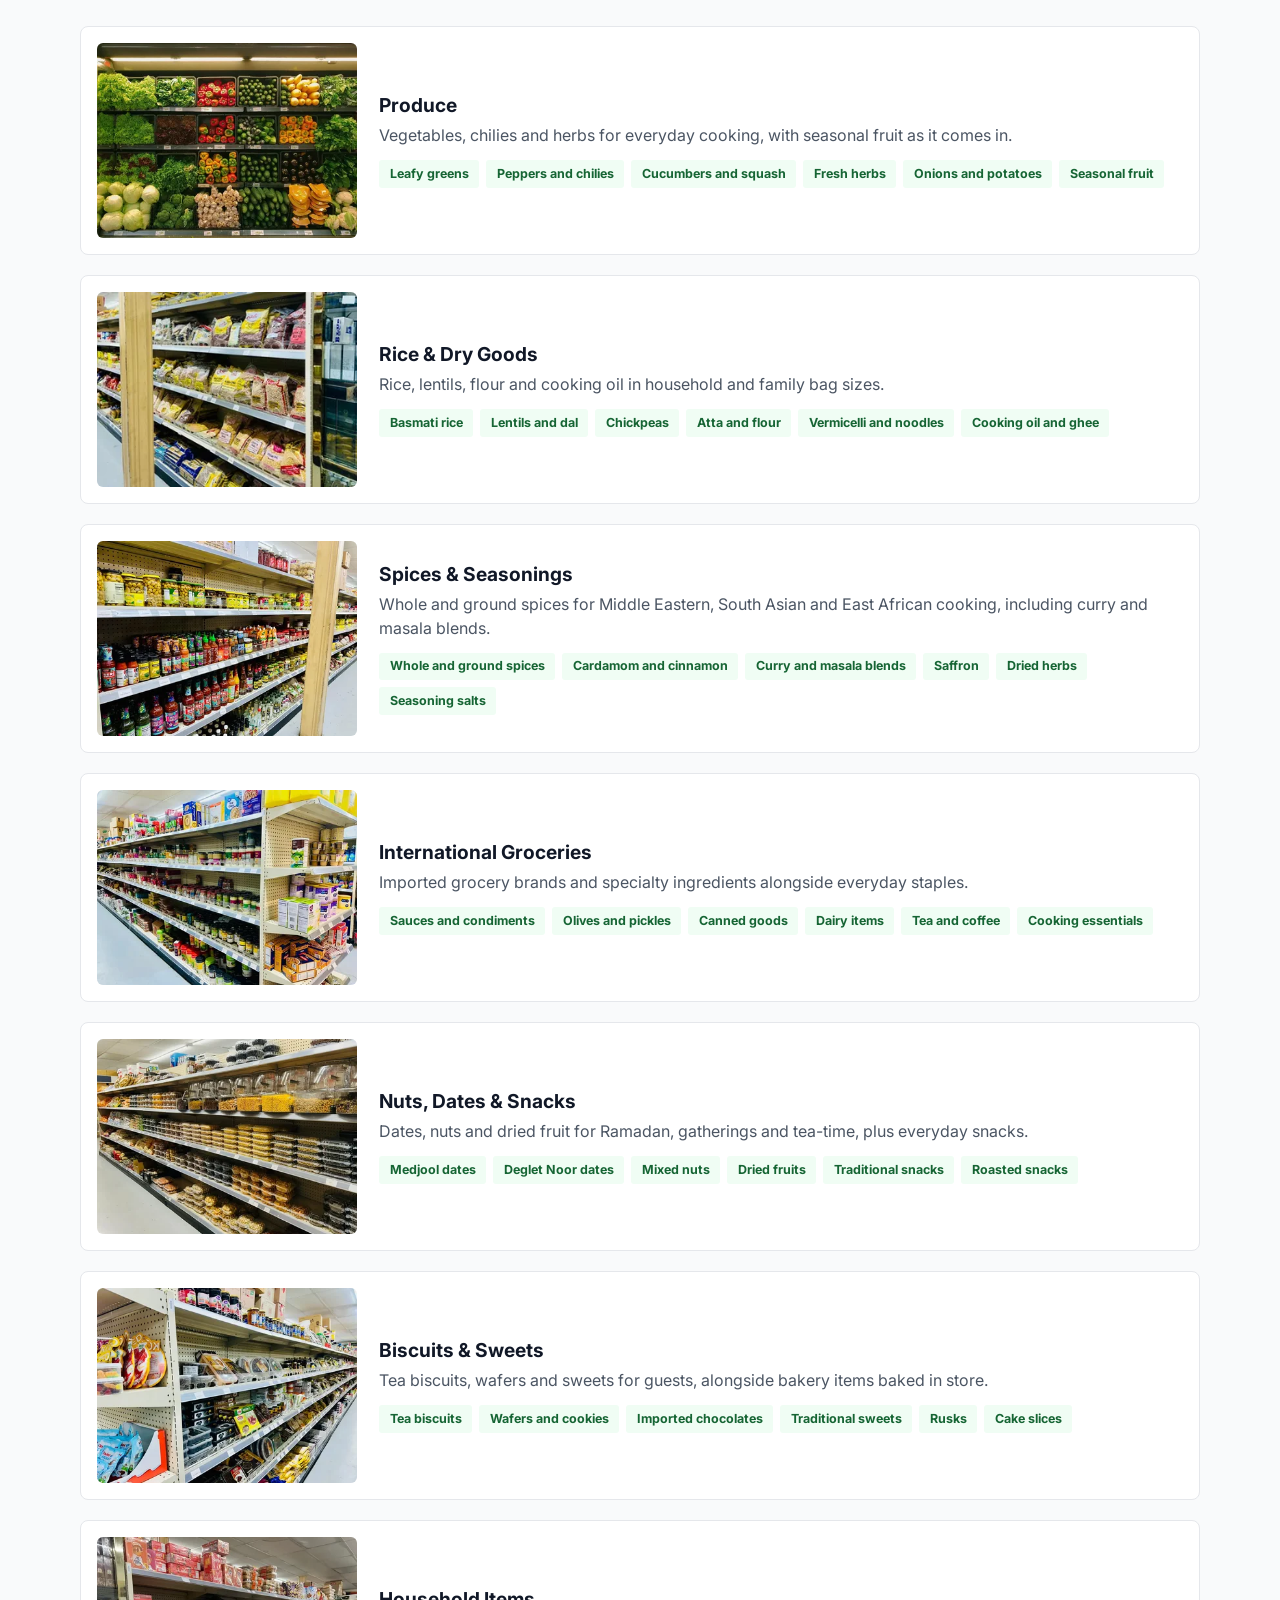
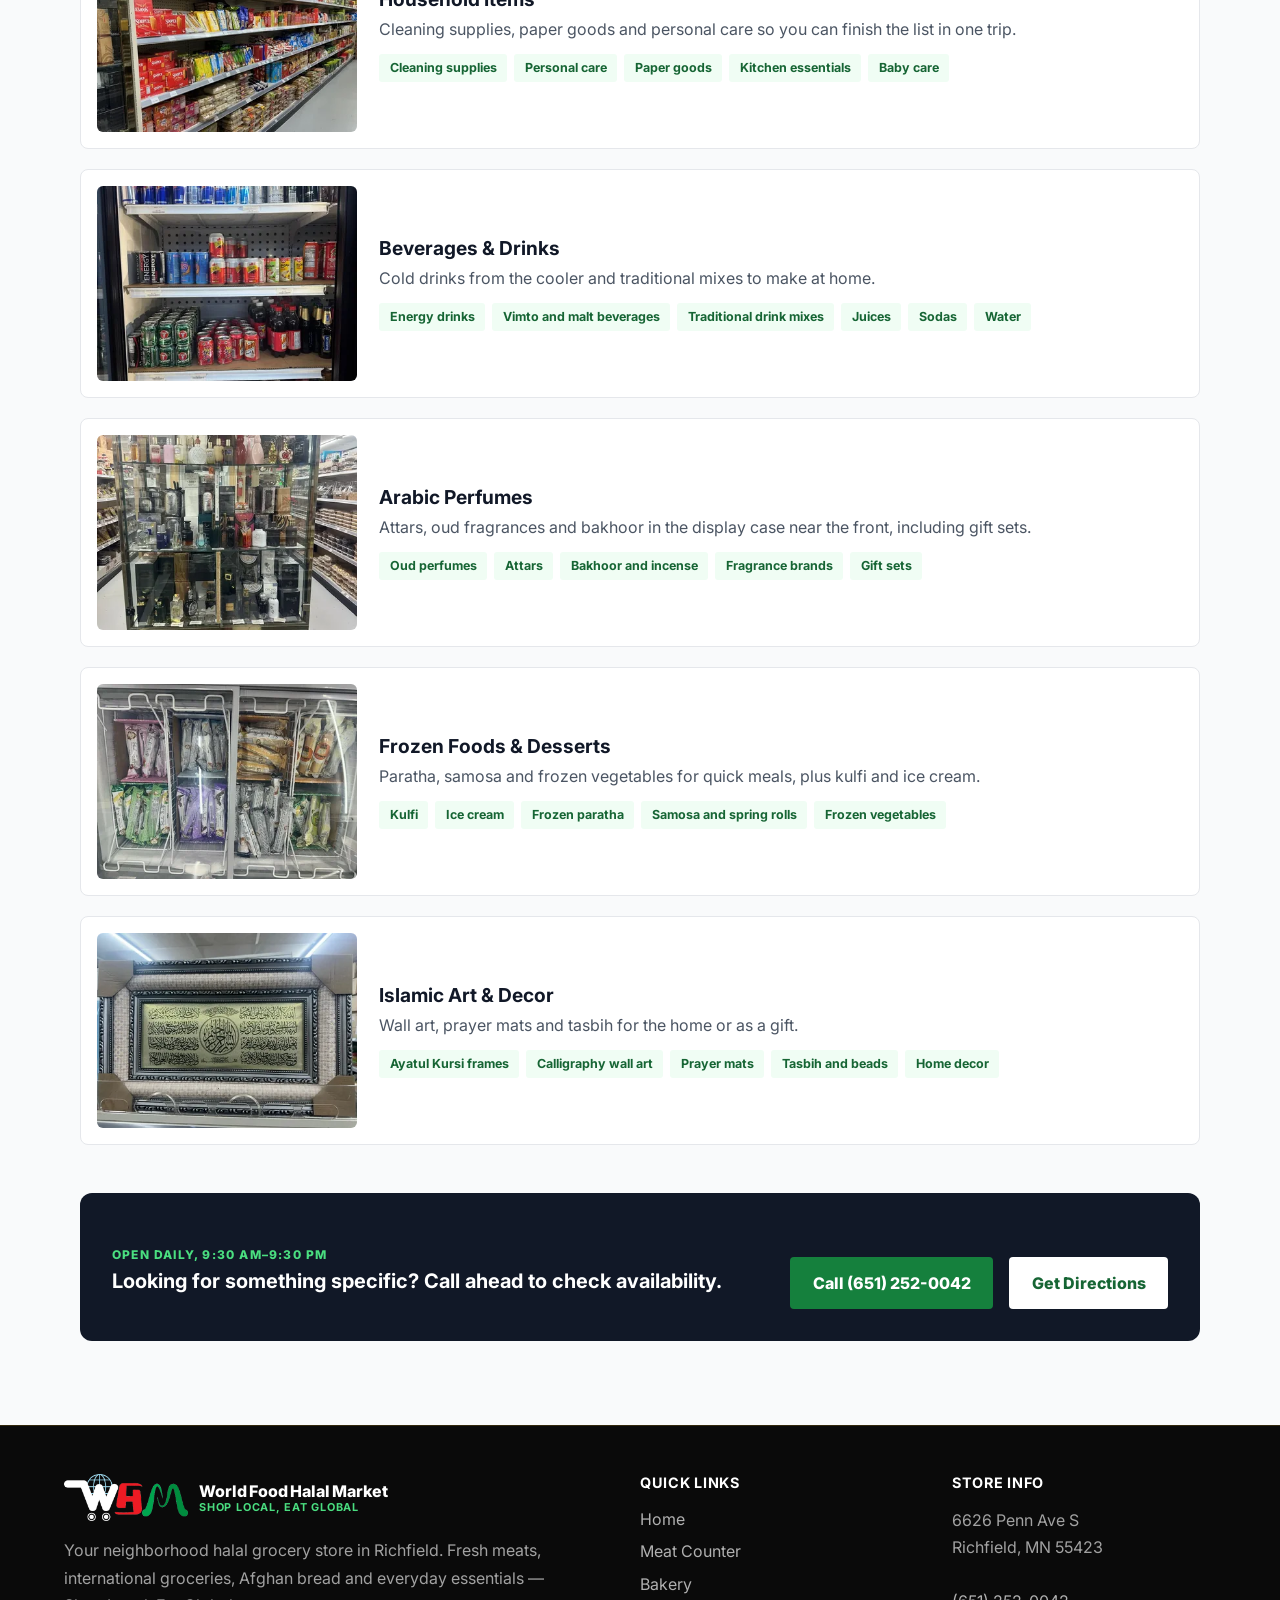
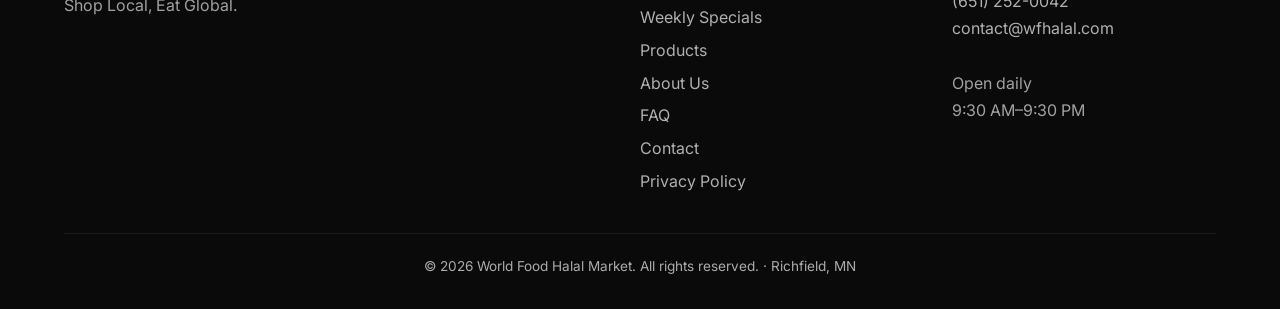
<file: products/index.html>
<!DOCTYPE html>
    <html lang="en">
        <head>
      <meta charset="UTF-8"/>
      <meta name="viewport" content="width=device-width, initial-scale=1.0"/>
      <title>Grocery Departments & Products in Richfield, MN | World Food Halal Market</title>
      <meta name="description" content="What we stock in Richfield, MN: halal meat, Afghan bread, produce, rice, spices, dates, nuts and international groceries. Call ahead to check availability."/>
      <link rel="canonical" href="https://wfhalal.com/products/"/>
      <link rel="icon" type="image/png" sizes="32x32" href="/assets/images/favicon-32.png"/>
      <link rel="apple-touch-icon" href="/assets/images/favicon-180.png"/>
      <meta name="theme-color" content="#0a0a0a"/>
      <meta property="og:type" content="website"/>
      <meta property="og:title" content="Grocery Departments & Products in Richfield, MN | World Food Halal Market"/>
      <meta property="og:description" content="What we stock in Richfield, MN: halal meat, Afghan bread, produce, rice, spices, dates, nuts and international groceries. Call ahead to check availability."/>
      <meta property="og:url" content="https://wfhalal.com/products/"/>
      <meta property="og:image" content="https://wfhalal.com/assets/images/aisle1.jpg"/>
      <meta name="twitter:card" content="summary_large_image"/>
      <meta name="google-site-verification" content="nXqBVBU4fYubQ47Bj9Bj1c1EI0HVz5sxzv_7tlZRNRk"/>
      <script async src="https://www.googletagmanager.com/gtag/js?id=G-ZPPYXEC9VF"></script>
      <script>
        window.dataLayer = window.dataLayer || [];
        function gtag(){dataLayer.push(arguments);}
        gtag('js', new Date());
        gtag('config', 'G-ZPPYXEC9VF');
      </script>
      <script type="application/ld+json">
{
  "@context": "https://schema.org",
  "@type": ["GroceryStore", "LocalBusiness"],
  "@id": "https://wfhalal.com/#store",
  "name": "World Food Halal Market",
  "description": "Family-owned halal grocery store in Richfield with fresh halal meat, Afghan bread, produce and international groceries.",
  "url": "https://wfhalal.com/",
  "telephone": "+16512520042",
  "email": "contact@wfhalal.com",
  "image": "https://wfhalal.com/assets/images/storefront.jpg",
  "address": {
    "@type": "PostalAddress",
    "streetAddress": "6626 Penn Ave S",
    "addressLocality": "Richfield",
    "addressRegion": "MN",
    "postalCode": "55423",
    "addressCountry": "US"
  },
  "geo": {
    "@type": "GeoCoordinates",
    "latitude": 44.882835,
    "longitude": -93.306617
  },
  "openingHoursSpecification": {
    "@type": "OpeningHoursSpecification",
    "dayOfWeek": ["Monday", "Tuesday", "Wednesday", "Thursday", "Friday", "Saturday", "Sunday"],
    "opens": "09:30",
    "closes": "21:30"
  },
  "paymentAccepted": "Cash, credit card, debit card, EBT, SNAP"
}
</script>
      <link rel="preconnect" href="https://fonts.googleapis.com"/>
      <link rel="preconnect" href="https://fonts.gstatic.com" crossorigin/>
      <link href="https://fonts.googleapis.com/css2?family=Playfair+Display:wght@700;900&family=Inter:wght@300;400;500;600;700&display=swap" rel="stylesheet"/>
      <link rel="stylesheet" href="/assets/css/styles.css"/>
      <script src="/assets/js/main.js" defer></script>
    </head>

    <body data-page="products">
      <a class="skip-link" href="#main">Skip to content</a>
      <header class="site-header">
        <nav class="site-nav" aria-label="Primary navigation">
          <a class="brand" href="/" aria-label="World Food Halal Market home">
            <picture><source srcset="/assets/images/logo-mark-light.webp" type="image/webp"/><img src="/assets/images/logo-mark-light.png" alt="" width="420" height="162" decoding="async" class="brand-logo"/></picture>
            <span class="brand-text"><span class="brand-name">World Food Halal Market</span><span class="brand-sub">Halal Meat · Bakery · Richfield</span></span>
          </a>
          <button class="nav-toggle" type="button" aria-label="Open menu" aria-controls="primary-menu" aria-expanded="false">
            <span></span><span></span><span></span>
          </button>
          <ul class="nav-links" id="primary-menu">
            <li><a href="/" class="nav-link">Home</a></li>
        <li><a href="/halal-meat-richfield/" class="nav-link">Meat Counter</a></li>
        <li><a href="/afghan-bakery-richfield/" class="nav-link">Bakery</a></li>
        <li><a href="/specials/" class="nav-link">Specials</a></li>
        <li><a href="/products/" class="nav-link active" aria-current="page">Products</a></li>
        <li><a href="/about/" class="nav-link">About</a></li>
        <li><a href="/faq/" class="nav-link">FAQ</a></li>
        <li><a href="/contact/" class="nav-link nav-cta">Contact</a></li>
          </ul>
        </nav>
      </header>
      <nav class="mobile-cta" aria-label="Quick actions">
        <a class="mcta-call" href="tel:6512520042">Call Store</a>
        <a class="mcta-dir" href="https://www.google.com/maps/dir/?api=1&destination=6626+Penn+Ave+S+Richfield+MN+55423&destination_place_id=ChIJ41SgKgAn9ocRr2k5KAPY2K4" target="_blank" rel="noopener noreferrer">Directions</a>
      </nav>
          <main id="main">
      <section class="page-hero">
        <p class="eyebrow">Products</p>
        <h1>Halal Grocery Products in Richfield</h1>
        <p>A walk through the store: the halal meat counter, the bakery case, produce, rice and dry goods, spices, dates and nuts, drinks and international grocery brands. Looking for one specific item? Call (651) 252-0042 to check availability.</p>
        <div class="hero-actions center">
          <a class="btn btn-primary" href="tel:6512520042">Call (651) 252-0042</a>
          <a class="btn btn-ghost" href="https://www.google.com/maps/dir/?api=1&destination=6626+Penn+Ave+S+Richfield+MN+55423&destination_place_id=ChIJ41SgKgAn9ocRr2k5KAPY2K4" target="_blank" rel="noopener noreferrer">Get Directions</a>
        </div>
      </section>
      <section class="section">
        <div class="notice">
          <h2>Selection changes week to week</h2>
          <p>We restock produce, bakery and grocery items throughout the week, and imported products arrive in batches. Selection and availability may vary. If you are making a trip for something specific, call ahead to check availability.</p>
        </div>
        <div class="cat-grid">
          <a class="cat-card" href="/halal-meat-richfield/">
  <div class="cat-image"><picture><source srcset="/assets/images/meat_chicken_whole-400.webp 400w, /assets/images/meat_chicken_whole-800.webp 800w, /assets/images/meat_chicken_whole.webp 1000w" sizes="(max-width: 900px) 46vw, 280px" type="image/webp"/><img src="/assets/images/meat_chicken_whole.jpg" alt="Fresh Halal Meat" width="1000" height="736" decoding="async" loading="lazy"/></picture></div>
  <div class="cat-body"><h3>Fresh Halal Meat</h3><p>Beef, chicken, lamb, goat, custom cuts and Somali-style suqaar cuts.</p><span>Shop Meat Counter</span></div>
</a>
<a class="cat-card" href="/afghan-bakery-richfield/">
  <div class="cat-image"><picture><source srcset="/assets/images/afghani_bread-400.webp 400w, /assets/images/afghani_bread.webp 540w" sizes="(max-width: 900px) 46vw, 280px" type="image/webp"/><img src="/assets/images/afghani_bread.jpg" alt="Afghan Bread & Bakery" width="540" height="266" decoding="async" loading="lazy"/></picture></div>
  <div class="cat-body"><h3>Afghan Bread & Bakery</h3><p>Afghan naan baked in store, cookies, sweets and bakery favorites.</p><span>Visit Bakery</span></div>
</a>

        </div>
      </section>
      <section class="section departments">
        <div class="section-heading">
          <p class="eyebrow">Departments</p>
          <h2>Everyday Grocery Categories</h2>
          <p>Aisle by aisle, here is what the store carries. Items listed are examples of what we usually stock. Selection and availability may vary.</p>
        </div>
        <div class="department-list">
          <article class="department" id="produce">
  <div class="department-img"><picture><source srcset="/assets/images/produce-400.webp 400w, /assets/images/produce-800.webp 800w, /assets/images/produce.webp 1200w" sizes="(max-width: 700px) calc(100vw - 4rem), 260px" type="image/webp"/><img src="/assets/images/produce.jpg" alt="Produce" width="1200" height="900" decoding="async" loading="lazy"/></picture></div>
  <div>
    <h3>Produce</h3>
    <p>Vegetables, chilies and herbs for everyday cooking, with seasonal fruit as it comes in.</p>
    <ul class="check-list"><li>Leafy greens</li><li>Peppers and chilies</li><li>Cucumbers and squash</li><li>Fresh herbs</li><li>Onions and potatoes</li><li>Seasonal fruit</li></ul>
  </div>
</article>
<article class="department" id="rice">
  <div class="department-img"><picture><source srcset="/assets/images/aisle6-400.webp 400w, /assets/images/aisle6-800.webp 800w, /assets/images/aisle6.webp 1200w" sizes="(max-width: 700px) calc(100vw - 4rem), 260px" type="image/webp"/><img src="/assets/images/aisle6.jpg" alt="Rice & Dry Goods" width="1600" height="936" decoding="async" loading="lazy"/></picture></div>
  <div>
    <h3>Rice & Dry Goods</h3>
    <p>Rice, lentils, flour and cooking oil in household and family bag sizes.</p>
    <ul class="check-list"><li>Basmati rice</li><li>Lentils and dal</li><li>Chickpeas</li><li>Atta and flour</li><li>Vermicelli and noodles</li><li>Cooking oil and ghee</li></ul>
  </div>
</article>
<article class="department" id="spices">
  <div class="department-img"><picture><source srcset="/assets/images/aisle2-400.webp 400w, /assets/images/aisle2-600.webp 600w, /assets/images/aisle2-800.webp 800w, /assets/images/aisle2.webp 1200w" sizes="(max-width: 700px) calc(100vw - 4rem), 260px" type="image/webp"/><img src="/assets/images/aisle2.jpg" alt="Spices & Seasonings" width="1600" height="1199" decoding="async" loading="lazy"/></picture></div>
  <div>
    <h3>Spices & Seasonings</h3>
    <p>Whole and ground spices for Middle Eastern, South Asian and East African cooking, including curry and masala blends.</p>
    <ul class="check-list"><li>Whole and ground spices</li><li>Cardamom and cinnamon</li><li>Curry and masala blends</li><li>Saffron</li><li>Dried herbs</li><li>Seasoning salts</li></ul>
  </div>
</article>
<article class="department" id="groceries">
  <div class="department-img"><picture><source srcset="/assets/images/aisle1-400.webp 400w, /assets/images/aisle1-600.webp 600w, /assets/images/aisle1-800.webp 800w, /assets/images/aisle1.webp 1200w" sizes="(max-width: 700px) calc(100vw - 4rem), 260px" type="image/webp"/><img src="/assets/images/aisle1.jpg" alt="International Groceries" width="1600" height="1199" decoding="async" loading="lazy"/></picture></div>
  <div>
    <h3>International Groceries</h3>
    <p>Imported grocery brands and specialty ingredients alongside everyday staples.</p>
    <ul class="check-list"><li>Sauces and condiments</li><li>Olives and pickles</li><li>Canned goods</li><li>Dairy items</li><li>Tea and coffee</li><li>Cooking essentials</li></ul>
  </div>
</article>
<article class="department" id="snacks">
  <div class="department-img"><picture><source srcset="/assets/images/aisle3-400.webp 400w, /assets/images/aisle3-600.webp 600w, /assets/images/aisle3-800.webp 800w, /assets/images/aisle3.webp 1200w" sizes="(max-width: 700px) calc(100vw - 4rem), 260px" type="image/webp"/><img src="/assets/images/aisle3.jpg" alt="Nuts, Dates & Snacks" width="1600" height="1243" decoding="async" loading="lazy"/></picture></div>
  <div>
    <h3>Nuts, Dates & Snacks</h3>
    <p>Dates, nuts and dried fruit for Ramadan, gatherings and tea-time, plus everyday snacks.</p>
    <ul class="check-list"><li>Medjool dates</li><li>Deglet Noor dates</li><li>Mixed nuts</li><li>Dried fruits</li><li>Traditional snacks</li><li>Roasted snacks</li></ul>
  </div>
</article>
<article class="department" id="sweets">
  <div class="department-img"><picture><source srcset="/assets/images/aisle5-400.webp 400w, /assets/images/aisle5-800.webp 800w, /assets/images/aisle5.webp 1200w" sizes="(max-width: 700px) calc(100vw - 4rem), 260px" type="image/webp"/><img src="/assets/images/aisle5.jpg" alt="Biscuits & Sweets" width="1600" height="1199" decoding="async" loading="lazy"/></picture></div>
  <div>
    <h3>Biscuits & Sweets</h3>
    <p>Tea biscuits, wafers and sweets for guests, alongside bakery items baked in store.</p>
    <ul class="check-list"><li>Tea biscuits</li><li>Wafers and cookies</li><li>Imported chocolates</li><li>Traditional sweets</li><li>Rusks</li><li>Cake slices</li></ul>
  </div>
</article>
<article class="department" id="household">
  <div class="department-img"><picture><source srcset="/assets/images/aisle4-400.webp 400w, /assets/images/aisle4-600.webp 600w, /assets/images/aisle4-800.webp 800w, /assets/images/aisle4.webp 1200w" sizes="(max-width: 700px) calc(100vw - 4rem), 260px" type="image/webp"/><img src="/assets/images/aisle4.jpg" alt="Household Items" width="1600" height="1200" decoding="async" loading="lazy"/></picture></div>
  <div>
    <h3>Household Items</h3>
    <p>Cleaning supplies, paper goods and personal care so you can finish the list in one trip.</p>
    <ul class="check-list"><li>Cleaning supplies</li><li>Personal care</li><li>Paper goods</li><li>Kitchen essentials</li><li>Baby care</li></ul>
  </div>
</article>
<article class="department" id="beverages">
  <div class="department-img"><picture><source srcset="/assets/images/drinks1-400.webp 400w, /assets/images/drinks1-800.webp 800w, /assets/images/drinks1.webp 1200w" sizes="(max-width: 700px) calc(100vw - 4rem), 260px" type="image/webp"/><img src="/assets/images/drinks1.jpg" alt="Beverages & Drinks" width="1200" height="1600" decoding="async" loading="lazy"/></picture></div>
  <div>
    <h3>Beverages & Drinks</h3>
    <p>Cold drinks from the cooler and traditional mixes to make at home.</p>
    <ul class="check-list"><li>Energy drinks</li><li>Vimto and malt beverages</li><li>Traditional drink mixes</li><li>Juices</li><li>Sodas</li><li>Water</li></ul>
  </div>
</article>
<article class="department" id="perfumes">
  <div class="department-img"><picture><source srcset="/assets/images/perfume-400.webp 400w, /assets/images/perfume-800.webp 800w, /assets/images/perfume.webp 1200w" sizes="(max-width: 700px) calc(100vw - 4rem), 260px" type="image/webp"/><img src="/assets/images/perfume.jpg" alt="Arabic Perfumes" width="1200" height="1600" decoding="async" loading="lazy"/></picture></div>
  <div>
    <h3>Arabic Perfumes</h3>
    <p>Attars, oud fragrances and bakhoor in the display case near the front, including gift sets.</p>
    <ul class="check-list"><li>Oud perfumes</li><li>Attars</li><li>Bakhoor and incense</li><li>Fragrance brands</li><li>Gift sets</li></ul>
  </div>
</article>
<article class="department" id="frozen">
  <div class="department-img"><picture><source srcset="/assets/images/frozen-400.webp 400w, /assets/images/frozen-800.webp 800w, /assets/images/frozen.webp 1200w" sizes="(max-width: 700px) calc(100vw - 4rem), 260px" type="image/webp"/><img src="/assets/images/frozen.jpg" alt="Frozen Foods & Desserts" width="1600" height="1200" decoding="async" loading="lazy"/></picture></div>
  <div>
    <h3>Frozen Foods & Desserts</h3>
    <p>Paratha, samosa and frozen vegetables for quick meals, plus kulfi and ice cream.</p>
    <ul class="check-list"><li>Kulfi</li><li>Ice cream</li><li>Frozen paratha</li><li>Samosa and spring rolls</li><li>Frozen vegetables</li></ul>
  </div>
</article>
<article class="department" id="decor">
  <div class="department-img"><picture><source srcset="/assets/images/islamic_art-400.webp 400w, /assets/images/islamic_art-800.webp 800w, /assets/images/islamic_art.webp 1200w" sizes="(max-width: 700px) calc(100vw - 4rem), 260px" type="image/webp"/><img src="/assets/images/islamic_art.jpg" alt="Islamic Art & Decor" width="1600" height="1200" decoding="async" loading="lazy"/></picture></div>
  <div>
    <h3>Islamic Art & Decor</h3>
    <p>Wall art, prayer mats and tasbih for the home or as a gift.</p>
    <ul class="check-list"><li>Ayatul Kursi frames</li><li>Calligraphy wall art</li><li>Prayer mats</li><li>Tasbih and beads</li><li>Home decor</li></ul>
  </div>
</article>

        </div>
        <div class="cta-band">
          <div>
            <p class="eyebrow">Open daily, 9:30 AM–9:30 PM</p>
            <h2>Looking for something specific? Call ahead to check availability.</h2>
          </div>
          <div class="cta-row">
            <a class="btn btn-primary" href="tel:6512520042">Call (651) 252-0042</a>
            <a class="btn btn-secondary" href="https://www.google.com/maps/dir/?api=1&destination=6626+Penn+Ave+S+Richfield+MN+55423&destination_place_id=ChIJ41SgKgAn9ocRr2k5KAPY2K4" target="_blank" rel="noopener noreferrer">Get Directions</a>
          </div>
        </div>
      </section>
    </main>



      <footer class="site-footer">
        <div class="footer-grid">
          <div>
            <a class="footer-logo" href="/" aria-label="World Food Halal Market home">
              <picture><source srcset="/assets/images/logo-mark-light.webp" type="image/webp"/><img src="/assets/images/logo-mark-light.png" alt="" width="420" height="162" decoding="async" class="footer-logo-img" loading="lazy"/></picture>
              <span class="brand-text"><span class="brand-name">World Food Halal Market</span><span class="brand-sub">Shop Local, Eat Global</span></span>
            </a>
            <p class="footer-desc">Your neighborhood halal grocery store in Richfield. Fresh meats, international groceries, Afghan bread and everyday essentials — Shop Local, Eat Global.</p>
          </div>
          <div class="footer-col">
            <h2>Quick Links</h2>
            <ul>
              <li><a href="/">Home</a></li>
              <li><a href="/halal-meat-richfield/">Meat Counter</a></li>
              <li><a href="/afghan-bakery-richfield/">Bakery</a></li>
              <li><a href="/specials/">Weekly Specials</a></li>
              <li><a href="/products/">Products</a></li>
              <li><a href="/about/">About Us</a></li>
              <li><a href="/faq/">FAQ</a></li>
              <li><a href="/contact/">Contact</a></li>
              <li><a href="/privacy-policy/">Privacy Policy</a></li>
            </ul>
          </div>
          <div class="footer-col">
            <h2>Store Info</h2>
            <address>
              6626 Penn Ave S<br/>
              Richfield, MN 55423<br/><br/>
              <a href="tel:6512520042">(651) 252-0042</a><br/>
              <a href="mailto:contact@wfhalal.com">contact@wfhalal.com</a><br/><br/>
              Open daily<br/>
              9:30 AM–9:30 PM
            </address>
          </div>
        </div>
        <div class="footer-bottom">
          <p>© <span data-current-year>2026</span> World Food Halal Market. All rights reserved. · Richfield, MN</p>
        </div>
      </footer>
    </body>
    </html>
</file>
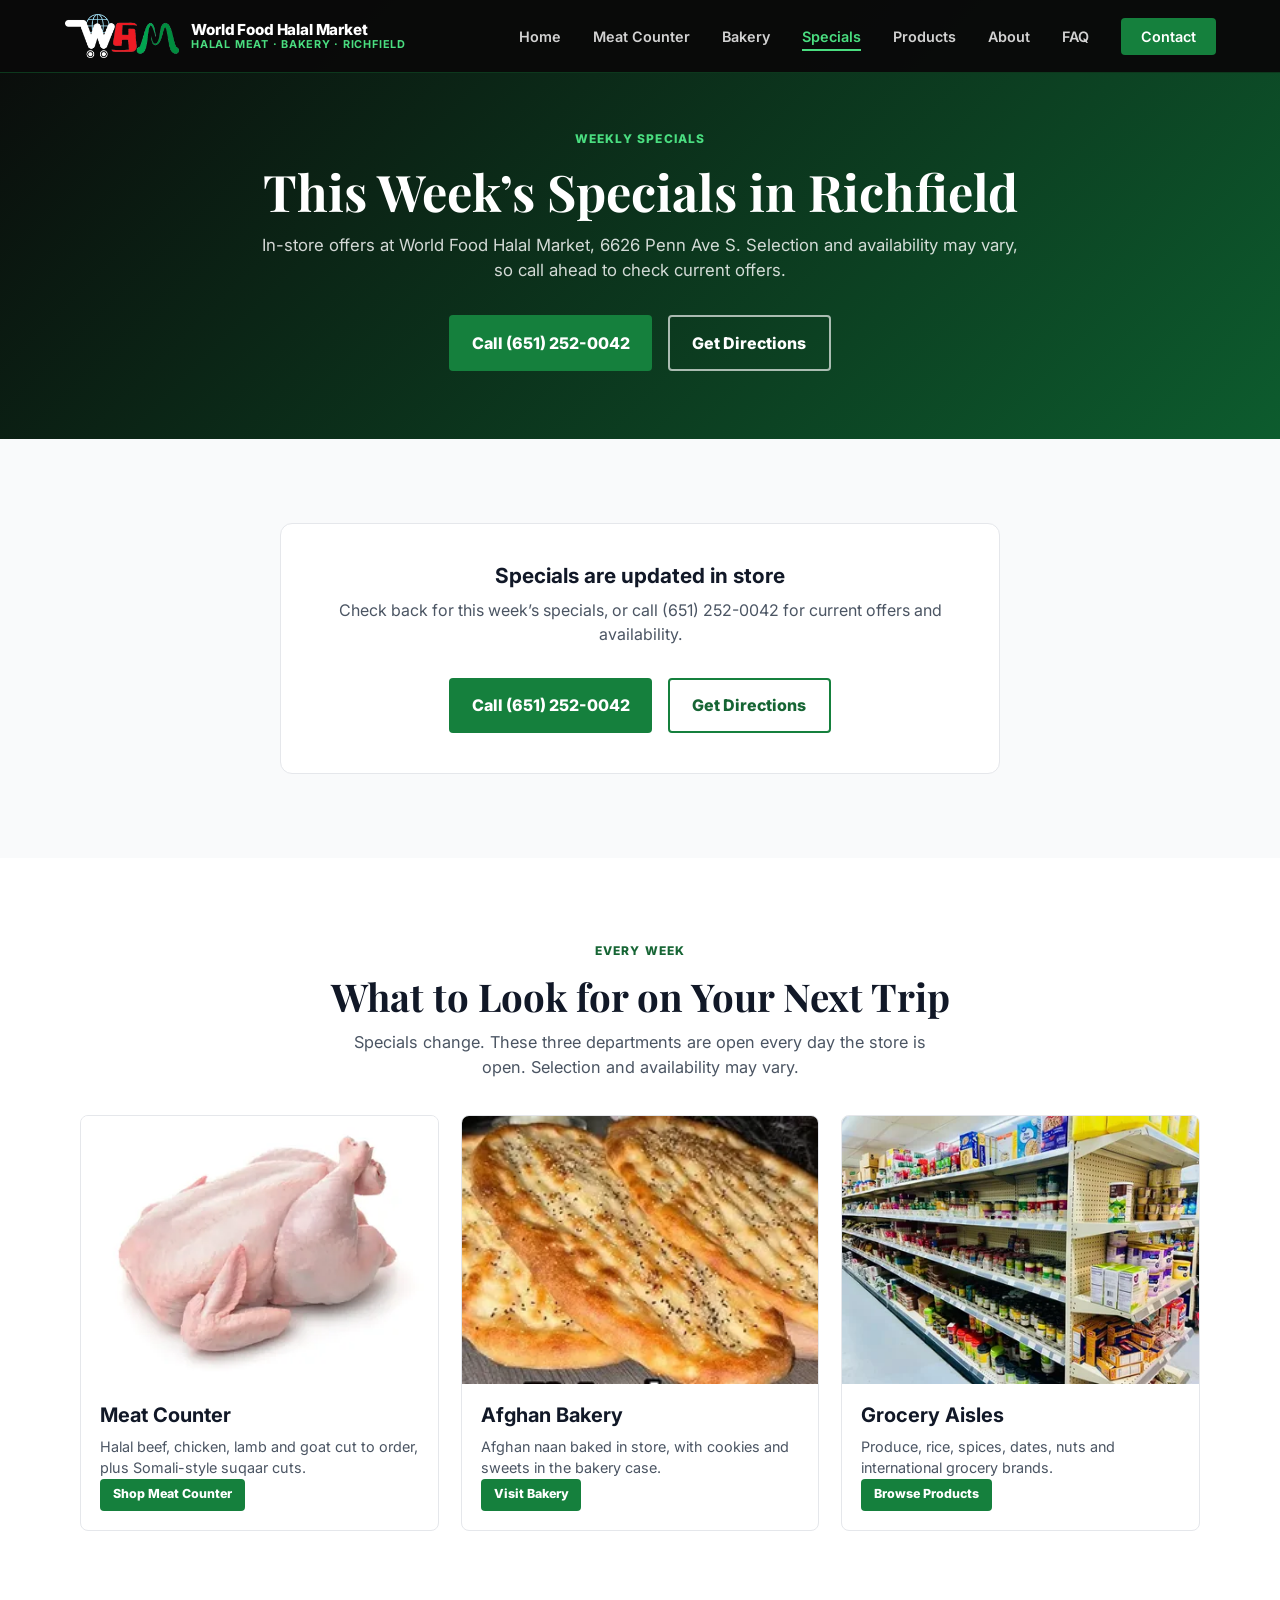
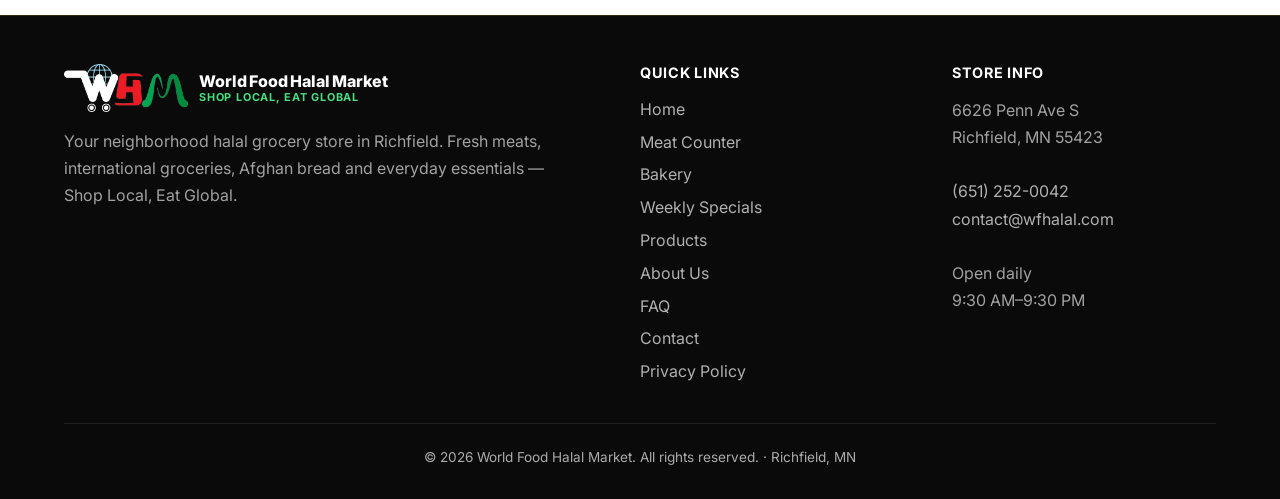
<file: specials/index.html>
<!DOCTYPE html>
    <html lang="en">
        <head>
      <meta charset="UTF-8"/>
      <meta name="viewport" content="width=device-width, initial-scale=1.0"/>
      <title>Weekly Specials | World Food Halal Market</title>
      <meta name="description" content="Current in-store specials at World Food Halal Market, 6626 Penn Ave S, Richfield, MN. Call (651) 252-0042 for this week&#8217;s offers and availability."/>
      <link rel="canonical" href="https://wfhalal.com/specials/"/>
      <link rel="icon" type="image/png" sizes="32x32" href="/assets/images/favicon-32.png"/>
      <link rel="apple-touch-icon" href="/assets/images/favicon-180.png"/>
      <meta name="theme-color" content="#0a0a0a"/>
      <meta property="og:type" content="website"/>
      <meta property="og:title" content="Weekly Specials | World Food Halal Market"/>
      <meta property="og:description" content="Current in-store specials at World Food Halal Market, 6626 Penn Ave S, Richfield, MN. Call (651) 252-0042 for this week&#8217;s offers and availability."/>
      <meta property="og:url" content="https://wfhalal.com/specials/"/>
      <meta property="og:image" content="https://wfhalal.com/assets/images/storefront.jpg"/>
      <meta name="twitter:card" content="summary_large_image"/>
      <meta name="google-site-verification" content="nXqBVBU4fYubQ47Bj9Bj1c1EI0HVz5sxzv_7tlZRNRk"/>
      <script async src="https://www.googletagmanager.com/gtag/js?id=G-ZPPYXEC9VF"></script>
      <script>
        window.dataLayer = window.dataLayer || [];
        function gtag(){dataLayer.push(arguments);}
        gtag('js', new Date());
        gtag('config', 'G-ZPPYXEC9VF');
      </script>
      <script type="application/ld+json">
{
  "@context": "https://schema.org",
  "@type": ["GroceryStore", "LocalBusiness"],
  "@id": "https://wfhalal.com/#store",
  "name": "World Food Halal Market",
  "description": "Family-owned halal grocery store in Richfield with fresh halal meat, Afghan bread, produce and international groceries.",
  "url": "https://wfhalal.com/",
  "telephone": "+16512520042",
  "email": "contact@wfhalal.com",
  "image": "https://wfhalal.com/assets/images/storefront.jpg",
  "address": {
    "@type": "PostalAddress",
    "streetAddress": "6626 Penn Ave S",
    "addressLocality": "Richfield",
    "addressRegion": "MN",
    "postalCode": "55423",
    "addressCountry": "US"
  },
  "geo": {
    "@type": "GeoCoordinates",
    "latitude": 44.882835,
    "longitude": -93.306617
  },
  "openingHoursSpecification": {
    "@type": "OpeningHoursSpecification",
    "dayOfWeek": ["Monday", "Tuesday", "Wednesday", "Thursday", "Friday", "Saturday", "Sunday"],
    "opens": "09:30",
    "closes": "21:30"
  },
  "paymentAccepted": "Cash, credit card, debit card, EBT, SNAP"
}
</script>
      <link rel="preconnect" href="https://fonts.googleapis.com"/>
      <link rel="preconnect" href="https://fonts.gstatic.com" crossorigin/>
      <link href="https://fonts.googleapis.com/css2?family=Playfair+Display:wght@700;900&family=Inter:wght@300;400;500;600;700&display=swap" rel="stylesheet"/>
      <link rel="stylesheet" href="/assets/css/styles.css"/>
      <script src="/assets/js/main.js" defer></script>
    </head>

    <body data-page="specials">
      <a class="skip-link" href="#main">Skip to content</a>
      <header class="site-header">
        <nav class="site-nav" aria-label="Primary navigation">
          <a class="brand" href="/" aria-label="World Food Halal Market home">
            <picture><source srcset="/assets/images/logo-mark-light.webp" type="image/webp"/><img src="/assets/images/logo-mark-light.png" alt="" width="420" height="162" decoding="async" class="brand-logo"/></picture>
            <span class="brand-text"><span class="brand-name">World Food Halal Market</span><span class="brand-sub">Halal Meat · Bakery · Richfield</span></span>
          </a>
          <button class="nav-toggle" type="button" aria-label="Open menu" aria-controls="primary-menu" aria-expanded="false">
            <span></span><span></span><span></span>
          </button>
          <ul class="nav-links" id="primary-menu">
            <li><a href="/" class="nav-link">Home</a></li>
        <li><a href="/halal-meat-richfield/" class="nav-link">Meat Counter</a></li>
        <li><a href="/afghan-bakery-richfield/" class="nav-link">Bakery</a></li>
        <li><a href="/specials/" class="nav-link active" aria-current="page">Specials</a></li>
        <li><a href="/products/" class="nav-link">Products</a></li>
        <li><a href="/about/" class="nav-link">About</a></li>
        <li><a href="/faq/" class="nav-link">FAQ</a></li>
        <li><a href="/contact/" class="nav-link nav-cta">Contact</a></li>
          </ul>
        </nav>
      </header>
      <nav class="mobile-cta" aria-label="Quick actions">
        <a class="mcta-call" href="tel:6512520042">Call Store</a>
        <a class="mcta-dir" href="https://www.google.com/maps/dir/?api=1&destination=6626+Penn+Ave+S+Richfield+MN+55423&destination_place_id=ChIJ41SgKgAn9ocRr2k5KAPY2K4" target="_blank" rel="noopener noreferrer">Directions</a>
      </nav>
      <main id="main">
  <section class="page-hero">
    <p class="eyebrow">Weekly Specials</p>
    <h1>This Week&#8217;s Specials in Richfield</h1>
    <p>In-store offers at World Food Halal Market, 6626 Penn Ave S. Selection and availability may vary, so call ahead to check current offers.</p>
    <div class="hero-actions center">
      <a class="btn btn-primary" href="tel:6512520042">Call (651) 252-0042</a>
      <a class="btn btn-ghost" href="https://www.google.com/maps/dir/?api=1&destination=6626+Penn+Ave+S+Richfield+MN+55423&destination_place_id=ChIJ41SgKgAn9ocRr2k5KAPY2K4" target="_blank" rel="noopener noreferrer">Get Directions</a>
    </div>
  </section>
  <section class="section categories">

    <!-- ==========================================================
         WEEKLY SPECIALS: EDIT ITEMS BELOW
         ==========================================================
         HOW TO UPDATE THIS PAGE

         1. To SHOW specials:
              - Delete the whole block marked "DEFAULT STATE" further down.
              - Un-comment the block marked "SPECIALS LIST" and edit the cards.

         2. Each special is one <div class="special-card"> ... </div> block.
              <h3>          the item name, e.g. Fresh Goat Meat
              <p>           one short sentence about the item
              <span class="special-price">  the offer, e.g. $5.99/lb this week

         3. To add another special, copy one whole <div class="special-card">
            block and paste it below the last one, then edit the text.

         4. To remove a special, delete its whole <div class="special-card"> block.

         5. When the specials end, put the "DEFAULT STATE" block back and
            comment out the "SPECIALS LIST" block again.

         Only write real, current offers here. Do not list an item or a price
         the store is not actually running this week.
         ========================================================== -->

    <!-- SPECIALS LIST (currently turned off - remove the surrounding comment markers to turn it on)
    <div class="specials-board">

      <div class="special-card">
        <h3>Item name</h3>
        <p>One short sentence about the item.</p>
        <span class="special-price">Offer goes here</span>
      </div>

      <div class="special-card">
        <h3>Item name</h3>
        <p>One short sentence about the item.</p>
        <span class="special-price">Offer goes here</span>
      </div>

      <div class="special-card">
        <h3>Item name</h3>
        <p>One short sentence about the item.</p>
        <span class="special-price">Offer goes here</span>
      </div>

    </div>
    END SPECIALS LIST -->

    <!-- DEFAULT STATE: shown when no specials are listed above. Remove this block when specials are running. -->
    <div class="specials-empty">
      <h2>Specials are updated in store</h2>
      <p>Check back for this week&#8217;s specials, or call (651) 252-0042 for current offers and availability.</p>
      <div class="cta-row">
        <a class="btn btn-primary" href="tel:6512520042">Call (651) 252-0042</a>
        <a class="btn btn-outline" href="https://www.google.com/maps/dir/?api=1&destination=6626+Penn+Ave+S+Richfield+MN+55423&destination_place_id=ChIJ41SgKgAn9ocRr2k5KAPY2K4" target="_blank" rel="noopener noreferrer">Get Directions</a>
      </div>
    </div>
    <!-- END DEFAULT STATE -->

    <!-- WEEKLY SPECIALS: END OF EDITABLE AREA -->

  </section>
  <section class="section">
    <div class="split-heading">
      <p class="eyebrow">Every Week</p>
      <h2>What to Look for on Your Next Trip</h2>
      <p>Specials change. These three departments are open every day the store is open. Selection and availability may vary.</p>
    </div>
    <div class="cat-grid">
      <a class="cat-card" href="/halal-meat-richfield/">
        <div class="cat-image"><picture><source srcset="/assets/images/meat_chicken_whole-400.webp 400w, /assets/images/meat_chicken_whole-800.webp 800w, /assets/images/meat_chicken_whole.webp 1000w" sizes="(max-width: 900px) 46vw, 280px" type="image/webp"/><img src="/assets/images/meat_chicken_whole.jpg" alt="Fresh halal meat at the counter" width="1000" height="736" decoding="async" loading="lazy"/></picture></div>
        <div class="cat-body">
          <h3>Meat Counter</h3>
          <p>Halal beef, chicken, lamb and goat cut to order, plus Somali-style suqaar cuts.</p>
          <span>Shop Meat Counter</span>
        </div>
      </a>
      <a class="cat-card" href="/afghan-bakery-richfield/">
        <div class="cat-image"><picture><source srcset="/assets/images/afghani_bread-400.webp 400w, /assets/images/afghani_bread.webp 540w" sizes="(max-width: 900px) 46vw, 280px" type="image/webp"/><img src="/assets/images/afghani_bread.jpg" alt="Afghan naan baked in store" width="540" height="266" decoding="async" loading="lazy"/></picture></div>
        <div class="cat-body">
          <h3>Afghan Bakery</h3>
          <p>Afghan naan baked in store, with cookies and sweets in the bakery case.</p>
          <span>Visit Bakery</span>
        </div>
      </a>
      <a class="cat-card" href="/products/">
        <div class="cat-image"><picture><source srcset="/assets/images/aisle1-400.webp 400w, /assets/images/aisle1-600.webp 600w, /assets/images/aisle1-800.webp 800w, /assets/images/aisle1.webp 1200w" sizes="(max-width: 900px) 46vw, 280px" type="image/webp"/><img src="/assets/images/aisle1.jpg" alt="International grocery aisle" width="1600" height="1199" decoding="async" loading="lazy"/></picture></div>
        <div class="cat-body">
          <h3>Grocery Aisles</h3>
          <p>Produce, rice, spices, dates, nuts and international grocery brands.</p>
          <span>Browse Products</span>
        </div>
      </a>
    </div>
  </section>
</main>


      <footer class="site-footer">
        <div class="footer-grid">
          <div>
            <a class="footer-logo" href="/" aria-label="World Food Halal Market home">
              <picture><source srcset="/assets/images/logo-mark-light.webp" type="image/webp"/><img src="/assets/images/logo-mark-light.png" alt="" width="420" height="162" decoding="async" class="footer-logo-img" loading="lazy"/></picture>
              <span class="brand-text"><span class="brand-name">World Food Halal Market</span><span class="brand-sub">Shop Local, Eat Global</span></span>
            </a>
            <p class="footer-desc">Your neighborhood halal grocery store in Richfield. Fresh meats, international groceries, Afghan bread and everyday essentials — Shop Local, Eat Global.</p>
          </div>
          <div class="footer-col">
            <h2>Quick Links</h2>
            <ul>
              <li><a href="/">Home</a></li>
              <li><a href="/halal-meat-richfield/">Meat Counter</a></li>
              <li><a href="/afghan-bakery-richfield/">Bakery</a></li>
              <li><a href="/specials/">Weekly Specials</a></li>
              <li><a href="/products/">Products</a></li>
              <li><a href="/about/">About Us</a></li>
              <li><a href="/faq/">FAQ</a></li>
              <li><a href="/contact/">Contact</a></li>
              <li><a href="/privacy-policy/">Privacy Policy</a></li>
            </ul>
          </div>
          <div class="footer-col">
            <h2>Store Info</h2>
            <address>
              6626 Penn Ave S<br/>
              Richfield, MN 55423<br/><br/>
              <a href="tel:6512520042">(651) 252-0042</a><br/>
              <a href="mailto:contact@wfhalal.com">contact@wfhalal.com</a><br/><br/>
              Open daily<br/>
              9:30 AM–9:30 PM
            </address>
          </div>
        </div>
        <div class="footer-bottom">
          <p>© <span data-current-year>2026</span> World Food Halal Market. All rights reserved. · Richfield, MN</p>
        </div>
      </footer>
    </body>
    </html>
</file>
<file: assets/css/styles.css>
*, *::before, *::after { box-sizing: border-box; }
* { margin: 0; padding: 0; }
:root {
  --dark: #0a0a0a;
  --dark2: #111827;
  --green: #0d5c2e;
  --green2: #166534;
  --green3: #15803d;
  --green-bright: #4ade80;
  --green-pale: #f0fdf4;
  --gold: #d4a017;
  --gold-bright: #facc15;
  --white: #ffffff;
  --gray: #4b5563;
  --muted: #6b7280;
  --light: #f9fafb;
  --border: #e5e7eb;
}
html { scroll-behavior: smooth; }
body {
  font-family: "Inter", system-ui, -apple-system, BlinkMacSystemFont, "Segoe UI", sans-serif;
  color: #1f2937;
  background: var(--white);
  line-height: 1.5;
}
img, video { max-width: 100%; height: auto; display: block; }
a { color: inherit; }
a:focus-visible, button:focus-visible {
  outline: 3px solid var(--gold-bright);
  outline-offset: 3px;
}
.skip-link {
  position: fixed;
  top: 0;
  left: 1rem;
  transform: translateY(-120%);
  z-index: 1000;
  background: var(--gold-bright);
  color: var(--dark);
  padding: .75rem 1rem;
  font-weight: 700;
}
.skip-link:focus { transform: translateY(1rem); }
.site-header {
  position: fixed;
  top: 0;
  left: 0;
  right: 0;
  z-index: 100;
  background: rgba(10,10,10,0.97);
  border-bottom: 1px solid rgba(21,128,61,0.4);
  transition: box-shadow .25s ease, border-color .25s ease;
}
.site-header.is-scrolled {
  border-bottom-color: rgba(21,128,61,.7);
  box-shadow: 0 6px 24px rgba(0,0,0,.45);
}
.site-nav {
  height: 72px;
  padding: 0 5%;
  display: flex;
  align-items: center;
  justify-content: space-between;
  gap: 1.5rem;
}
.brand, .footer-logo { display: inline-flex; align-items: center; gap: .7rem; text-decoration: none; }
.brand-logo { width: 116px; height: auto; max-height: 44px; object-fit: contain; }
.brand-text { display: flex; flex-direction: column; line-height: 1.15; }
.brand-name {
  color: var(--white);
  font-size: .95rem;
  font-weight: 800;
  letter-spacing: -.01em;
  white-space: nowrap;
}
.brand-sub {
  color: var(--green-bright);
  font-size: .68rem;
  font-weight: 700;
  letter-spacing: .07em;
  text-transform: uppercase;
  white-space: nowrap;
}
.brand:hover .brand-name { color: var(--green-bright); }
.nav-links {
  list-style: none;
  display: flex;
  align-items: center;
  gap: 2rem;
}
.nav-link {
  color: rgba(255,255,255,0.82);
  text-decoration: none;
  font-size: .9rem;
  font-weight: 600;
  position: relative;
  padding: .35rem 0;
}
.nav-link::after {
  content: "";
  position: absolute;
  left: 0;
  right: 0;
  bottom: 0;
  height: 2px;
  background: var(--green-bright);
  transform: scaleX(0);
  transition: transform .2s ease;
}
.nav-link:hover, .nav-link.active { color: var(--green-bright); }
.nav-link:hover::after, .nav-link.active::after { transform: scaleX(1); }
.nav-cta {
  background: var(--green3);
  color: var(--white);
  padding: .6rem 1.25rem;
  border-radius: 4px;
}
.nav-cta::after { display: none; }
.nav-cta:hover, .nav-cta.active { color: var(--white); background: var(--green2); }
.nav-toggle {
  display: none;
  flex-direction: column;
  justify-content: center;
  align-items: center;
  gap: 5px;
  min-width: 44px;
  min-height: 44px;
  border: 0;
  background: transparent;
  padding: .45rem;
  cursor: pointer;
}
.nav-toggle span {
  display: block;
  width: 26px;
  height: 2px;
  background: var(--white);
}
.hero {
  min-height: 100vh;
  position: relative;
  display: flex;
  align-items: center;
  padding: 110px 5% 70px;
  overflow: hidden;
}
.hero-media {
  position: absolute;
  inset: 0;
  z-index: -2;
  background: var(--dark2);
}
.hero-media::after {
  content: "";
  position: absolute;
  inset: 0;
  background:
    linear-gradient(to right, rgba(0,0,0,.82) 0%, rgba(0,0,0,.72) 46%, rgba(0,0,0,.25) 100%),
    linear-gradient(to bottom, rgba(0,0,0,.5) 0%, rgba(0,0,0,0) 34%);
}
.hero-img {
  width: 100%;
  height: 100%;
  object-fit: cover;
  object-position: center top;
}
.hero-content { max-width: 660px; }
.hero-badge, .eyebrow {
  display: inline-flex;
  align-items: center;
  font-size: .75rem;
  font-weight: 800;
  letter-spacing: .1em;
  text-transform: uppercase;
  margin-bottom: .85rem;
}
.eyebrow { color: var(--green2); }
.hero-badge {
  background: rgba(21,128,61,.92);
  color: var(--white);
  padding: .45rem 1rem;
  border-radius: 2px;
  margin-bottom: 1.75rem;
}
h1, h2, h3 {
  color: var(--dark2);
  line-height: 1.18;
}
h1, .section-heading h2, .page-hero h1 {
  font-family: "Playfair Display", Georgia, serif;
}
.hero h1 {
  font-size: clamp(2.75rem, 5.5vw, 4.7rem);
  color: var(--white);
  max-width: 740px;
}
.hero h1 em {
  display: block;
  color: var(--green-bright);
  font-style: normal;
}
.hero p:not(.hero-badge) {
  color: rgba(255,255,255,.82);
  font-size: 1.1rem;
  line-height: 1.75;
  margin: 1.25rem 0 0;
  max-width: 520px;
}
.hero-actions, .cta-row, .contact-actions {
  display: flex;
  flex-wrap: wrap;
  gap: 1rem;
  margin-top: 2rem;
}
.hero-actions.center, .cta-row.center { justify-content: center; }
.section-heading .cta-row { margin-top: 1.5rem; }
.btn {
  display: inline-flex;
  align-items: center;
  justify-content: center;
  min-height: 48px;
  padding: .85rem 1.4rem;
  border-radius: 4px;
  font-weight: 800;
  text-decoration: none;
  transition: background .2s ease, color .2s ease, transform .2s ease;
}
.btn:hover { transform: translateY(-2px); }
.btn-primary { background: var(--green3); color: var(--white); }
.btn-primary:hover { background: var(--green2); }
.btn-secondary { background: var(--white); color: var(--green2); }
.btn-secondary:hover { color: var(--dark2); }
.btn-ghost { border: 2px solid rgba(255,255,255,.65); color: var(--white); }
.btn-ghost:hover { background: rgba(255,255,255,.1); border-color: var(--white); }
.hero-facts {
  display: grid;
  grid-template-columns: repeat(4, minmax(0, 1fr));
  gap: .75rem;
  margin-top: 3rem;
  max-width: 620px;
}
.hero-facts div {
  background: rgba(255,255,255,.1);
  border: 1px solid rgba(255,255,255,.18);
  border-radius: 8px;
  padding: .85rem .6rem;
  text-align: center;
  backdrop-filter: blur(8px);
}
.hero-facts dt {
  font-family: "Playfair Display", Georgia, serif;
  font-size: 1.25rem;
  color: var(--green-bright);
  font-weight: 900;
  line-height: 1.2;
}
.hero-facts dd { color: rgba(255,255,255,.82); font-size: .78rem; margin-top: .15rem; }
.info-strip {
  background: var(--green);
  color: var(--white);
  display: grid;
  grid-template-columns: repeat(3, 1fr);
}
.info-strip div {
  padding: 1.5rem 5vw;
  border-right: 1px solid rgba(255,255,255,.18);
}
.info-strip div:last-child { border-right: 0; }
.info-strip h2 { color: var(--white); font-size: .95rem; margin-bottom: .2rem; }
.info-strip p { color: rgba(255,255,255,.82); font-size: .9rem; }
.section {
  padding: 84px 5%;
}
.section-heading {
  max-width: 760px;
  margin: 0 auto 3rem;
  text-align: center;
}
.section-heading h2 {
  font-size: clamp(1.9rem, 3.4vw, 2.8rem);
  margin-bottom: .8rem;
}
.section-heading p:not(.eyebrow) { color: var(--gray); font-size: 1.05rem; max-width: 62ch; margin-inline: auto; }
.categories, .about-section, .departments { background: var(--light); }
.dark { background: var(--dark2); color: var(--white); }
.dark h2 { color: var(--white); }
.dark .eyebrow, .page-hero .eyebrow { color: var(--green-bright); }
.cat-grid, .products-grid {
  display: grid;
  grid-template-columns: repeat(auto-fit, minmax(240px, 1fr));
  gap: 1.35rem;
  max-width: 1120px;
  margin: 0 auto;
}
.cat-card, .product-card, .feature-grid article, .contact-items article {
  background: var(--white);
  border: 1px solid var(--border);
  border-radius: 8px;
  overflow: hidden;
  text-decoration: none;
  transition: transform .22s ease, box-shadow .22s ease, border-color .22s ease;
}
.cat-card:hover, .product-card:hover {
  transform: translateY(-4px);
  box-shadow: 0 12px 32px rgba(0,0,0,.1);
  border-color: var(--green3);
}
.cat-image img, .product-card img {
  width: 100%;
  aspect-ratio: 4 / 3;
  object-fit: cover;
}
.cat-body, .product-body { padding: 1.2rem; }
.cat-card { display: flex; flex-direction: column; }
.cat-card .cat-body { display: flex; flex-direction: column; flex: 1 1 auto; }
.cat-card .cat-body span { margin-top: auto; padding-top: .4rem; padding-bottom: .4rem; }
.cat-body h2, .cat-body h3, .product-body h2, .product-body h3 { font-size: 1.25rem; line-height: 1.25; margin-bottom: .5rem; }
.cat-body p, .product-body p { color: var(--gray); font-size: .9rem; }
.cat-body h3, .product-body h3 { font-family: inherit; }
.tag {
  display: inline-flex;
  width: fit-content;
  margin-top: .85rem;
  background: var(--green-pale);
  color: var(--green2);
  border: 1px solid #dcefe1;
  border-radius: 3px;
  padding: .28rem .65rem;
  font-size: .75rem;
  font-weight: 700;
}
.cat-body span {
  display: inline-flex;
  align-items: center;
  width: fit-content;
  margin-top: .85rem;
  background: var(--green3);
  color: var(--white);
  border-radius: 4px;
  padding: .4rem .8rem;
  font-size: .78rem;
  font-weight: 800;
  transition: background .2s ease;
}
.cat-card:hover .cat-body span, .cat-card:focus-visible .cat-body span { background: var(--green2); }
.photo-grid {
  display: grid;
  grid-template-columns: repeat(2, minmax(0, 1fr));
  gap: 1rem;
  max-width: 1120px;
  margin: 0 auto;
}
.photo-item {
  position: relative;
  border-radius: 8px;
  overflow: hidden;
}
.photo-item.big { grid-column: span 2; }
.photo-item img {
  width: 100%;
  height: 320px;
  object-fit: cover;
}
.photo-item.big img { height: 420px; }
.photo-item figcaption {
  position: absolute;
  left: 0;
  right: 0;
  bottom: 0;
  color: var(--white);
  background: linear-gradient(to top, rgba(0,0,0,.74), transparent);
  padding: 1.2rem 1rem .9rem;
  font-weight: 700;
  font-size: .9rem;
}
.map-section { padding: 0; background: var(--white); }
.map-section iframe {
  width: 100%;
  height: 420px;
  border: 0;
  display: block;
}
.page-hero {
  background: linear-gradient(135deg, var(--dark) 0%, var(--green) 100%);
  padding: 125px 5% 68px;
  text-align: center;
}
.meat-hero { background: linear-gradient(135deg, #1a0505 0%, #7f1d1d 100%); }
.bakery-hero { background: linear-gradient(135deg, #111827 0%, #92400e 100%); }
.page-hero h1 {
  color: var(--white);
  font-size: clamp(2.15rem, 4vw, 3.15rem);
  margin-bottom: .75rem;
}
.page-hero p:not(.eyebrow) {
  color: rgba(255,255,255,.82);
  font-size: 1.05rem;
  max-width: 760px;
  margin: 0 auto;
}
.notice {
  max-width: 920px;
  margin: 0 auto 3rem;
  background: #fff7ed;
  border-left: 4px solid var(--gold);
  border-radius: 8px;
  padding: 1.5rem;
}
.notice h2 { font-size: 1.2rem; margin-bottom: .5rem; }
.notice p:not(.eyebrow) { color: #78350f; }
.policy-wrap { max-width: 780px; margin: 0 auto; }
.policy-wrap h2 { font-size: 1.45rem; margin: 2.25rem 0 .6rem; }
.policy-wrap h2:first-of-type { margin-top: 1.75rem; }
.policy-wrap p { color: var(--gray); line-height: 1.75; margin-bottom: 1rem; }
.policy-wrap ul { color: var(--gray); line-height: 1.75; margin: 0 0 1rem 1.25rem; }
.policy-wrap li { margin-bottom: .5rem; }
.policy-wrap a { color: var(--green2); }
.cta-band {
  max-width: 1120px;
  margin: 3rem auto 0;
  background: var(--dark2);
  color: var(--white);
  border-radius: 12px;
  padding: 2rem;
  display: flex;
  align-items: center;
  justify-content: space-between;
  gap: 1.5rem;
  flex-wrap: wrap;
}
.cta-band h2 { color: var(--white); font-size: 1.25rem; }
.cta-band .eyebrow { color: var(--green-bright); margin-bottom: .35rem; }
.bakery-feature, .about-grid, .contact-grid {
  max-width: 1120px;
  margin: 0 auto 3rem;
  display: grid;
  grid-template-columns: 1fr 1fr;
  gap: 4rem;
  align-items: center;
}
.bakery-feature img, .about-grid img {
  border-radius: 8px;
  box-shadow: 0 20px 50px rgba(0,0,0,.15);
  width: 100%;
}
.bakery-feature h2, .about-grid h2 { font-family: "Playfair Display", Georgia, serif; font-size: clamp(1.75rem, 3vw, 2.45rem); margin-bottom: .8rem; }
.bakery-feature p, .about-grid p { color: var(--gray); line-height: 1.75; margin-bottom: 1rem; }
.video-wrap {
  max-width: 330px;
  margin: 0 auto 3rem;
}
.video-wrap video {
  border-radius: 16px;
  box-shadow: 0 14px 36px rgba(0,0,0,.2);
}
.video-wrap p {
  color: var(--gray);
  text-align: center;
  font-size: .9rem;
  margin-top: .75rem;
}
.department-list {
  max-width: 1120px;
  margin: 0 auto;
  display: grid;
  gap: 1.25rem;
}
.department {
  display: grid;
  grid-template-columns: 260px 1fr;
  gap: 1.4rem;
  align-items: center;
  background: var(--white);
  border: 1px solid var(--border);
  border-radius: 8px;
  padding: 1rem;
}
.department-img img {
  width: 100%;
  aspect-ratio: 4 / 3;
  object-fit: cover;
  border-radius: 6px;
}
.department h3 { font-size: 1.2rem; margin-bottom: .4rem; }
.department p { color: var(--gray); margin-bottom: .8rem; }
.check-list {
  display: flex;
  flex-wrap: wrap;
  gap: .45rem;
  list-style: none;
}
.check-list li {
  background: var(--green-pale);
  color: var(--green2);
  border-radius: 3px;
  padding: .28rem .65rem;
  font-size: .78rem;
  font-weight: 700;
}
.feature-grid {
  max-width: 1120px;
  margin: 0 auto;
  display: grid;
  grid-template-columns: repeat(auto-fit, minmax(220px, 1fr));
  gap: 1.25rem;
}
.feature-grid article { padding: 1.4rem; }
.feature-grid h2, .feature-grid h3 { font-size: 1rem; margin-bottom: .45rem; }
.feature-grid p { color: var(--gray); font-size: .9rem; }
.contact-section { background: var(--dark2); }
.contact-grid { align-items: start; margin-bottom: 0; }
.contact-items {
  display: grid;
  grid-template-columns: repeat(2, minmax(0, 1fr));
  gap: 1rem;
}
.contact-panel { position: sticky; top: 96px; }
.contact-items article, .contact-panel {
  background: rgba(255,255,255,.06);
  border: 1px solid rgba(255,255,255,.12);
  border-radius: 8px;
  padding: 1.25rem;
  color: rgba(255,255,255,.78);
}
.contact-items h2, .contact-panel h2 {
  color: var(--white);
  font-size: 1rem;
  margin-bottom: .35rem;
}
.contact-items a, .contact-panel a:not(.btn) { color: var(--green-bright); }
.contact-panel p { color: rgba(255,255,255,.72); }
.contact-actions { flex-direction: column; }
.site-footer {
  background: var(--dark);
  color: rgba(255,255,255,.62);
  border-top: 1px solid rgba(212,160,23,.2);
  padding: 3rem 5% 2rem;
}
.footer-grid {
  display: grid;
  grid-template-columns: 2fr 1fr 1fr;
  gap: 3rem;
  margin-bottom: 2.5rem;
}
.footer-logo { margin-bottom: 1rem; }
.footer-logo-img { width: 124px; height: auto; }
.footer-logo .brand-name { font-size: 1rem; }
.footer-desc { max-width: 520px; line-height: 1.7; }
.footer-col h2 {
  color: var(--white);
  font-size: .9rem;
  letter-spacing: .05em;
  text-transform: uppercase;
  margin-bottom: 1rem;
}
.footer-col ul { list-style: none; display: grid; gap: .55rem; }
.footer-col a { color: rgba(255,255,255,.68); text-decoration: none; }
.footer-col a:hover { color: var(--green-bright); }
address { font-style: normal; line-height: 1.7; }
.footer-bottom {
  border-top: 1px solid rgba(255,255,255,.08);
  padding-top: 1.4rem;
  text-align: center;
  color: rgba(255,255,255,.66);
  font-size: .85rem;
}
@media (min-width: 901px) and (max-width: 1180px) {
  .site-nav { gap: 1rem; }
  .nav-links { gap: 1.1rem; }
  .nav-link { font-size: .82rem; }
  .nav-cta { padding: .55rem .9rem; }
  .brand-logo { width: 104px; }
  .site-header .brand-text { display: none; }
}
.nav-link { white-space: nowrap; }
@media (max-width: 900px) {
  .nav-toggle { display: flex; }
  .contact-items { grid-template-columns: 1fr; }
  .contact-panel { position: static; }
  .nav-links {
    position: fixed;
    left: 0;
    right: 0;
    top: 72px;
    display: none;
    flex-direction: column;
    align-items: stretch;
    gap: 0;
    background: var(--dark);
    border-bottom: 1px solid rgba(21,128,61,.4);
    padding: 1rem 5%;
  }
  .nav-links.open { display: flex; }
  .nav-link, .nav-cta {
    display: block;
    padding: .85rem 0;
    background: transparent;
    color: rgba(255,255,255,.86);
  }
  .nav-cta:hover, .nav-cta.active { background: transparent; color: var(--green-bright); }
  .info-strip { grid-template-columns: 1fr; }
  .info-strip div { border-right: 0; border-bottom: 1px solid rgba(255,255,255,.18); }
  .bakery-feature, .about-grid, .contact-grid, .footer-grid { grid-template-columns: 1fr; gap: 2rem; }
  .photo-grid { gap: .75rem; }
  .photo-item img { height: 220px; }
  .photo-item.big img { height: 300px; }
  .hero { min-height: auto; padding-top: 110px; }
  .hero-facts { margin-top: 2.5rem; }
}
@media (max-width: 700px) {
  .department { grid-template-columns: 1fr; }
}
@media (max-width: 620px) {
  .site-header .brand-sub { display: none; }
  .site-header .brand-name { font-size: .82rem; white-space: normal; max-width: 9ch; }
}
@media (max-width: 480px) {
  .site-nav { padding: 0 1rem; }
  .brand-logo { width: 96px; max-height: 38px; }
  .site-header .brand-text { display: none; }
  .hero-facts { grid-template-columns: repeat(2, minmax(0, 1fr)); }
  .hero, .section, .page-hero { padding-left: 1rem; padding-right: 1rem; }
  .hero h1 { font-size: 2.45rem; }
  .hero-actions, .cta-row { flex-direction: column; }
  .btn { width: 100%; }
  .products-grid { grid-template-columns: 1fr; }
  .cat-grid { grid-template-columns: repeat(2, minmax(0, 1fr)); gap: .75rem; }
  .cat-image img { aspect-ratio: 3 / 2; }
  .cat-body { padding: .8rem .7rem 1rem; }
  .cat-body h2, .cat-body h3 { font-size: 1rem; margin-bottom: .3rem; }
  .cat-body p { font-size: .82rem; line-height: 1.45; }
  .cat-body span { margin-top: .6rem; padding: .35rem .6rem; font-size: .72rem; }
  .photo-item img { height: 140px; }
  .photo-item.big img { height: 200px; }
  .photo-item figcaption { font-size: .78rem; padding: .9rem .6rem .6rem; }
  .map-section iframe { height: 360px; }
  .cta-band { padding: 1.4rem; }
}
.info-strip .strip-link {
  display: inline-flex;
  align-items: center;
  min-height: 44px;
  margin-top: .5rem;
  padding: .5rem .9rem;
  border: 1px solid rgba(255,255,255,.45);
  border-radius: 4px;
  color: var(--white);
  font-size: .85rem;
  font-weight: 700;
  text-decoration: none;
  transition: background .2s ease, border-color .2s ease;
}
.info-strip .strip-link:hover { background: rgba(255,255,255,.12); border-color: var(--white); }
.split-heading {
  max-width: 1120px;
  margin: 0 auto 2.25rem;
  text-align: center;
}
.split-heading h2 {
  font-family: "Playfair Display", Georgia, serif;
  font-size: clamp(1.75rem, 3vw, 2.45rem);
  margin-bottom: .7rem;
}
.split-heading p:not(.eyebrow) { color: var(--gray); font-size: 1.02rem; max-width: 62ch; margin: 0 auto; }
.promo-band {
  max-width: 1120px;
  margin: 0 auto;
  background: linear-gradient(135deg, var(--dark) 0%, var(--green) 100%);
  color: var(--white);
  border-radius: 12px;
  padding: 2.25rem;
  display: flex;
  align-items: center;
  justify-content: space-between;
  gap: 1.75rem;
  flex-wrap: wrap;
}
.promo-band h2 {
  color: var(--white);
  font-family: "Playfair Display", Georgia, serif;
  font-size: clamp(1.6rem, 2.6vw, 2.1rem);
  margin-bottom: .6rem;
}
.promo-band p:not(.eyebrow) { color: rgba(255,255,255,.82); max-width: 560px; }
.promo-band .eyebrow { color: var(--green-bright); }
.promo-copy { flex: 1 1 340px; }
.specials-board {
  max-width: 1120px;
  margin: 0 auto;
  display: grid;
  grid-template-columns: repeat(auto-fit, minmax(260px, 1fr));
  gap: 1.35rem;
}
.special-card {
  background: var(--white);
  border: 1px solid var(--border);
  border-top: 4px solid var(--green3);
  border-radius: 8px;
  padding: 1.4rem;
}
.special-card h3 { font-size: 1.1rem; margin-bottom: .45rem; }
.special-card p { color: var(--gray); font-size: .92rem; }
.special-price {
  display: inline-flex;
  margin-top: .85rem;
  background: var(--green-pale);
  color: var(--green2);
  border-radius: 3px;
  padding: .3rem .7rem;
  font-size: .82rem;
  font-weight: 800;
}
.specials-empty {
  max-width: 720px;
  margin: 0 auto;
  text-align: center;
  background: var(--white);
  border: 1px solid var(--border);
  border-radius: 12px;
  padding: 2.5rem 1.75rem;
}
.specials-empty h2 { font-size: 1.3rem; margin-bottom: .6rem; }
.specials-empty p { color: var(--gray); }
.specials-empty .cta-row { justify-content: center; }
.reviews-panel {
  max-width: 860px;
  margin: 0 auto;
  text-align: center;
  background: var(--white);
  border: 1px solid var(--border);
  border-radius: 12px;
  padding: 2.5rem 1.75rem;
}
.reviews-panel h2 {
  font-family: "Playfair Display", Georgia, serif;
  font-size: clamp(1.6rem, 2.8vw, 2.2rem);
  margin-bottom: .7rem;
}
.reviews-panel p { color: var(--gray); max-width: 620px; margin: 0 auto; }
.reviews-panel .cta-row { justify-content: center; }
.faq-list {
  max-width: 860px;
  margin: 0 auto;
  display: grid;
  gap: .75rem;
}
.faq-item {
  background: var(--white);
  border: 1px solid var(--border);
  border-radius: 8px;
  padding: 0 1.25rem;
}
.faq-item summary {
  cursor: pointer;
  list-style: none;
  padding: 1.05rem 2rem 1.05rem 0;
  font-weight: 700;
  color: var(--dark2);
  position: relative;
}
.faq-item summary::-webkit-details-marker { display: none; }
.faq-item summary::after {
  content: "+";
  position: absolute;
  right: 0;
  top: 50%;
  transform: translateY(-50%);
  font-size: 1.35rem;
  font-weight: 400;
  color: var(--green2);
  line-height: 1;
}
.faq-item[open] summary::after { content: "\2013"; }
.faq-item[open] summary { color: var(--green2); }
.faq-item p {
  color: var(--gray);
  font-size: .95rem;
  padding-bottom: 1.15rem;
  max-width: 66ch;
}
.mobile-cta {
  display: none;
  position: fixed;
  left: 0;
  right: 0;
  bottom: 0;
  z-index: 90;
  gap: .5rem;
  padding: .5rem;
  background: rgba(10,10,10,0.97);
  border-top: 1px solid rgba(21,128,61,.45);
}
.mobile-cta a {
  flex: 1 1 0;
  min-height: 48px;
  display: inline-flex;
  align-items: center;
  justify-content: center;
  border-radius: 4px;
  font-size: .92rem;
  font-weight: 800;
  text-decoration: none;
}
.mobile-cta .mcta-call { background: var(--green3); color: var(--white); }
.mobile-cta .mcta-dir { border: 2px solid rgba(255,255,255,.6); color: var(--white); }
@media (max-width: 900px) {
  .promo-band { padding: 1.75rem; }
  .mobile-cta { display: flex; }
  body { padding-bottom: 68px; }
}
@media (max-width: 480px) {
  .specials-board { grid-template-columns: 1fr; }
  .reviews-panel, .specials-empty { padding: 1.75rem 1.25rem; }
  .promo-band .cta-row { width: 100%; }
}
@media (prefers-reduced-motion: reduce) {
  html { scroll-behavior: auto; }
  .btn:hover, .cat-card:hover, .product-card:hover { transform: none; }
  * { transition-duration: .01ms !important; }
}
.product-card.ask-card {
  grid-column: 1 / -1;
  background: var(--green-pale);
  border-color: #cfe6d6;
}
.product-card.ask-card:hover { transform: none; box-shadow: none; border-color: #cfe6d6; }
.ask-card .product-body {
  display: flex;
  align-items: center;
  justify-content: space-between;
  flex-wrap: wrap;
  gap: 1rem 1.5rem;
  padding: 1.35rem 1.5rem;
}
.ask-card h3 { font-size: 1.15rem; line-height: 1.3; margin-bottom: .3rem; }
.ask-card p { color: var(--gray); font-size: .92rem; max-width: 54ch; }
.ask-card .ask-copy { flex: 1 1 320px; }
.ask-card .btn { flex: 0 0 auto; }
.faq-inline { margin-top: 3rem; }
.faq-section, .intro-alt { background: var(--light); }
.feature-grid h3 { font-size: 1rem; margin-bottom: .45rem; }
.split-heading .eyebrow { display: block; }
.btn-outline {
  border: 2px solid var(--green3);
  color: var(--green2);
  background: transparent;
}
.btn-outline:hover { background: var(--green-pale); }
.signup-band {
  max-width: 1120px;
  margin: 0 auto;
  background: var(--green-pale);
  border: 1px solid #cfe6d6;
  border-radius: 12px;
  padding: 2.25rem;
  display: flex;
  align-items: center;
  gap: 2rem;
  flex-wrap: wrap;
}
.signup-copy { flex: 1 1 300px; }
.signup-copy h2 {
  font-family: "Playfair Display", Georgia, serif;
  font-size: clamp(1.6rem, 2.6vw, 2.1rem);
  margin-bottom: .6rem;
}
.signup-copy p:not(.eyebrow) { color: var(--gray); max-width: 46ch; }
.signup-note { font-size: .85rem; margin-top: .75rem; }
.signup-form { flex: 1 1 400px; }
.signup-fields {
  display: flex;
  align-items: flex-end;
  gap: .75rem;
  flex-wrap: wrap;
}
.signup-field {
  display: flex;
  flex-direction: column;
  gap: .35rem;
  flex: 1 1 150px;
  font-size: .82rem;
  font-weight: 700;
  color: var(--dark2);
}
.signup-field input {
  font: inherit;
  font-weight: 400;
  width: 100%;
  min-height: 48px;
  padding: .8rem .9rem;
  background: var(--white);
  color: #1f2937;
  border: 1px solid var(--border);
  border-radius: 4px;
}
.signup-field input:focus-visible {
  outline: 3px solid var(--gold-bright);
  outline-offset: 1px;
  border-color: var(--green3);
}
.signup-button { flex: 0 0 auto; }
.signup-button:disabled { opacity: .65; }
.signup-status {
  color: #b91c1c;
  font-size: .9rem;
  font-weight: 600;
  margin-top: .75rem;
}
.signup-success { flex: 1 1 400px; }
.signup-success h3 { font-size: 1.2rem; margin-bottom: .4rem; }
.signup-success p { color: var(--gray); }
@media (max-width: 700px) {
  .signup-band { padding: 1.75rem; }
  .signup-fields { flex-direction: column; align-items: stretch; }
  .signup-button { width: 100%; }
}
</file>
